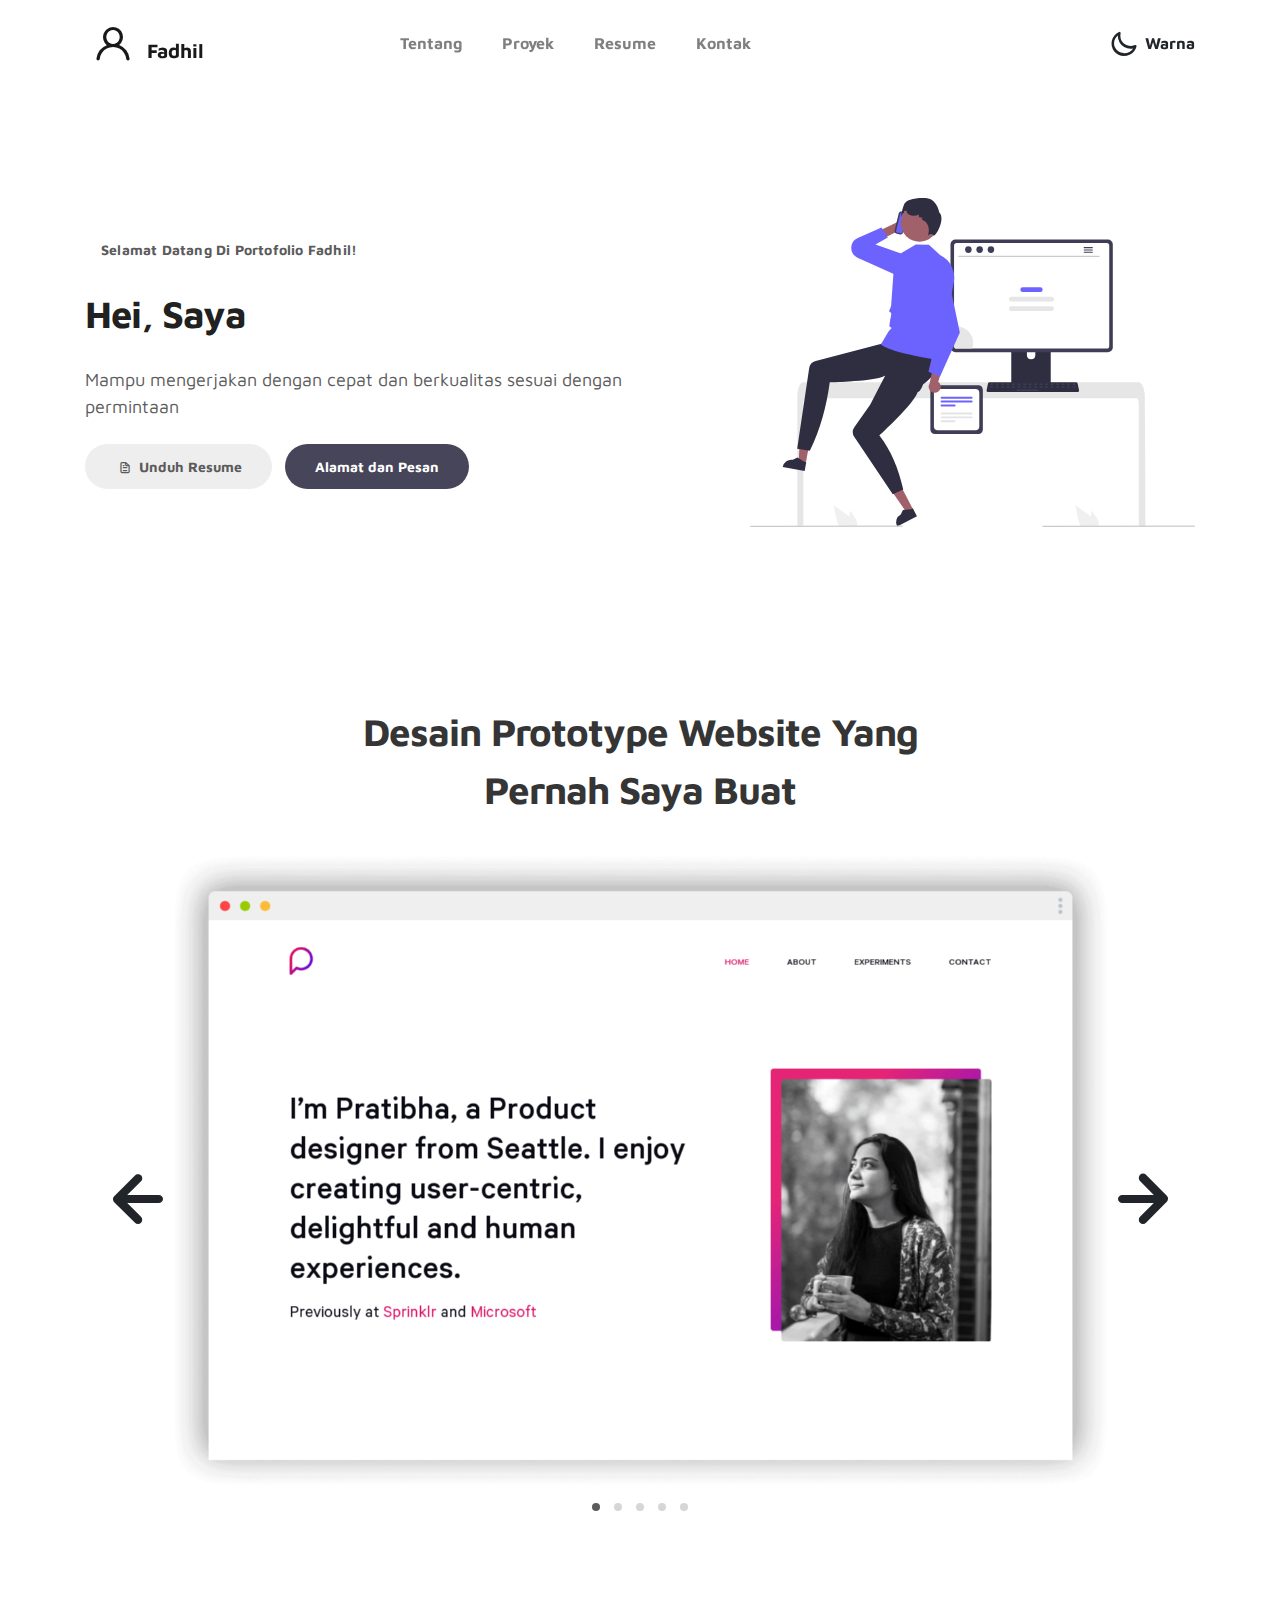
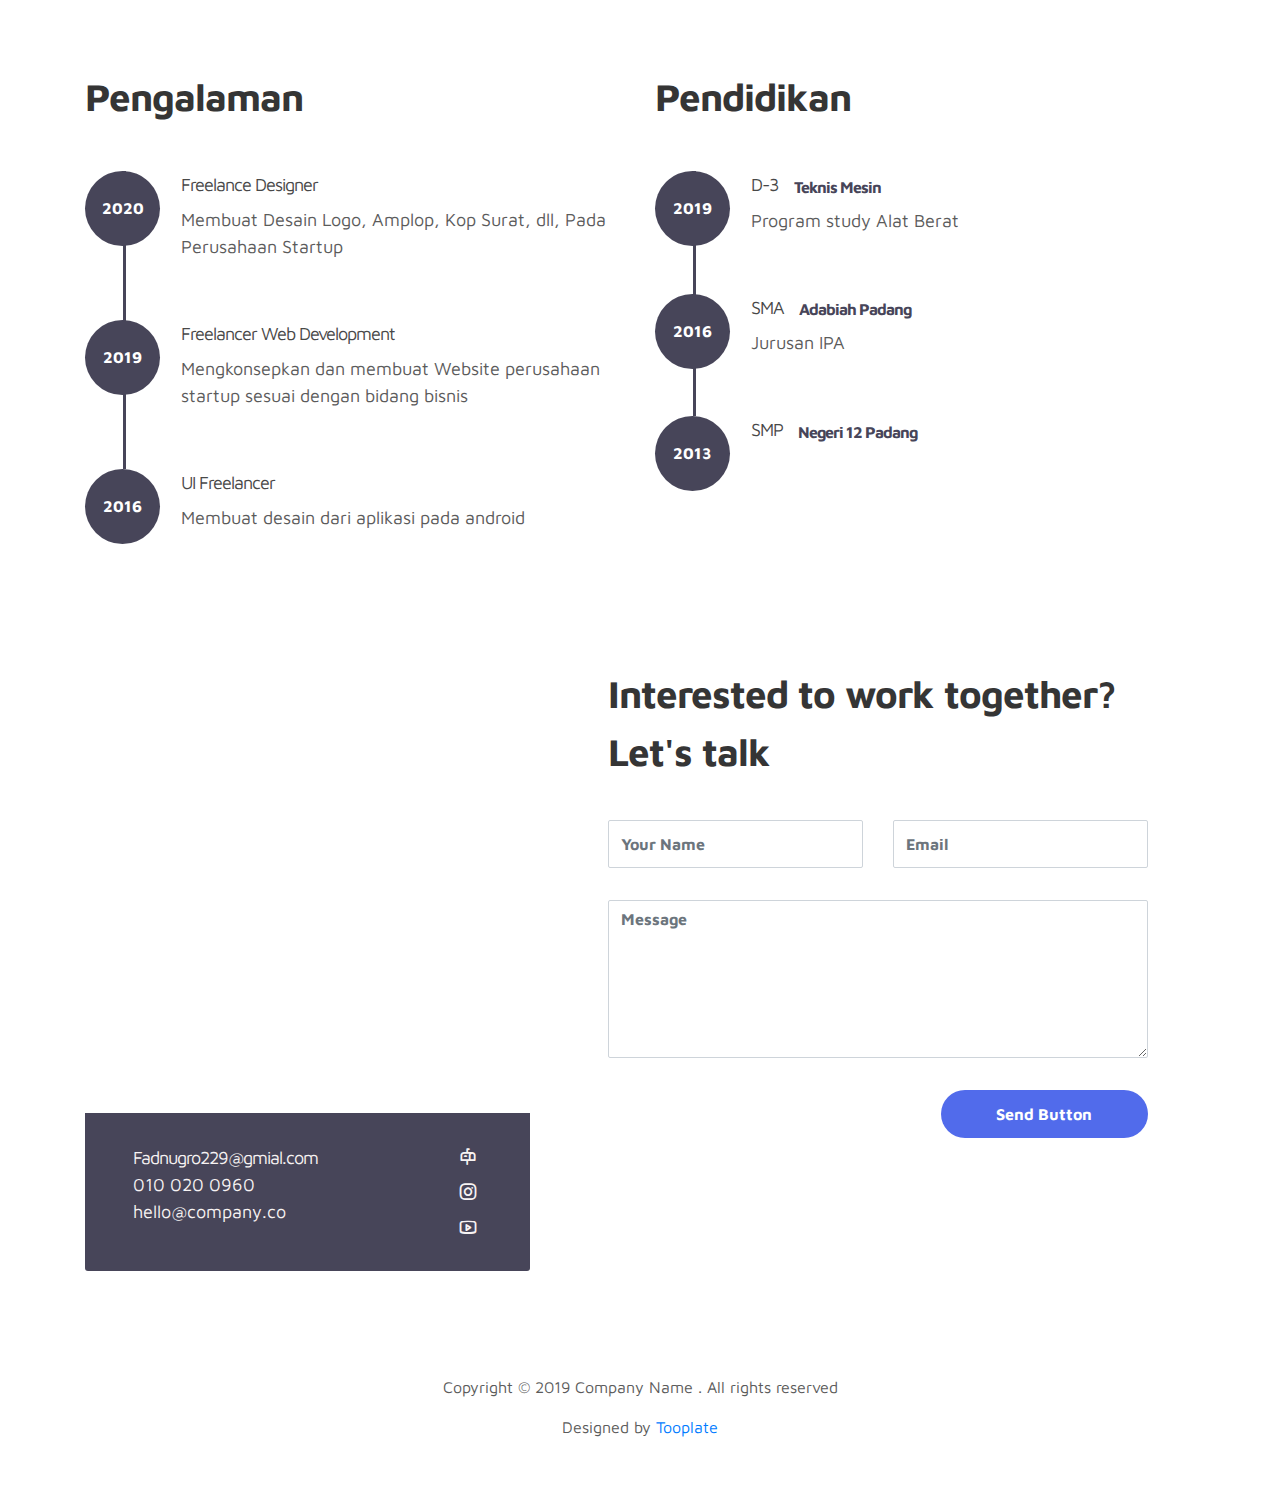
<file: index.html>
<!doctype html>
<html lang="en">
  <head>
    <meta charset="utf-8">
    <meta name="viewport" content="width=device-width, initial-scale=1, shrink-to-fit=no">
    <meta name="description" content="">
    <meta name="author" content="">

    <title>MFN | PORTOFOLIO</title>

    <link rel="stylesheet" href="css/bootstrap.min.css">
    <link rel="stylesheet" href="css/unicons.css">
    <link rel="stylesheet" href="css/owl.carousel.min.css">
    <link rel="stylesheet" href="css/owl.theme.default.min.css">

    <!-- MAIN STYLE -->
    <link rel="stylesheet" href="css/tooplate-style.css">
    
<!--

Tooplate 2115 Marvel

https://www.tooplate.com/view/2115-marvel

-->
  </head>
  <body>

    <!-- MENU -->
    <nav class="navbar navbar-expand-sm navbar-light">
        <div class="container">
            <a class="navbar-brand" href="index.html"><i class='uil uil-user'></i> Fadhil</a>

            <button class="navbar-toggler" type="button" data-toggle="collapse" data-target="#navbarNav" aria-controls="navbarNav" aria-expanded="false"
                aria-label="Toggle navigation">
                <span class="navbar-toggler-icon"></span>
                <span class="navbar-toggler-icon"></span>
                <span class="navbar-toggler-icon"></span>
            </button>

            <div class="collapse navbar-collapse" id="navbarNav">
                <ul class="navbar-nav mx-auto">
                    <li class="nav-item">
                        <a href="#about" class="nav-link"><span data-hover="Tentang">Tentang</span></a>
                    </li>
                    <li class="nav-item">
                        <a href="#project" class="nav-link"><span data-hover="Proyek">Proyek</span></a>
                    </li>
                    <li class="nav-item">
                        <a href="#resume" class="nav-link"><span data-hover="Resume">Resume</span></a>
                    </li>
                    <li class="nav-item">
                        <a href="#contact" class="nav-link"><span data-hover="Kontak">Kontak</span></a>
                    </li>
                </ul>

                <ul class="navbar-nav ml-lg-auto">
                    <div class="ml-lg-4">
                      <div class="color-mode d-lg-flex justify-content-center align-items-center">
                        <i class="color-mode-icon"></i>
                        Warna
                      </div>
                    </div>
                </ul>
            </div>
        </div>
    </nav>

    <!-- TENTANG -->
    <section class="about full-screen d-lg-flex justify-content-center align-items-center" id="about">
        <div class="container">
            <div class="row">
                
                <div class="col-lg-7 col-md-12 col-12 d-flex align-items-center">
                    <div class="about-text">
                        <small class="small-text">Selamat Datang <span class="mobile-block">Di Portofolio Fadhil!</span></small>
                        <h1 class="animated animated-text">
                            <span class="mr-2">Hei, Saya</span>
                                <div class="animated-info">
                                    <span class="animated-item">Fadhil</span>
                                    <span class="animated-item">Web Development</span>
                                    <span class="animated-item">Web Design</span>
                                </div>
                        </h1>

                        <p>Mampu mengerjakan dengan cepat dan berkualitas sesuai dengan permintaan</p>
                        
                        <div class="custom-btn-group mt-4">
                          <a href="doc/MFN.pdf" target='_blank' class="btn mr-lg-2 custom-btn"><i class='uil uil-file-alt'></i> Unduh Resume</a>
                          <a href="#contact" class="btn custom-btn custom-btn-bg custom-btn-link">Alamat dan Pesan</a>
                        </div>
                    </div>
                </div>

                <div class="col-lg-5 col-md-12 col-12">
                    <div class="about-image svg">
                        <img src="images/undraw/undraw_on_the_office_re_cxds.svg" class="img-fluid" alt="svg image">
                    </div>
                </div>

            </div>
        </div>
    </section>

    <!-- PROJEK -->
    <section class="project py-5" id="project">
        <div class="container">
                
                <div class="row">
                  <div class="col-lg-11 text-center mx-auto col-12">

                      <div class="col-lg-8 mx-auto">
                        <h2>Desain Prototype Website Yang Pernah Saya Buat</h2>
                      </div>

                      <div class="owl-carousel owl-theme">
                        <div class="item">
                          <div class="project-info">
                            <img src="images/project/project-image01.png" class="img-fluid" alt="project image">
                          </div>
                        </div>

                        <div class="item">
                          <div class="project-info">
                            <img src="images/project/project-image02.png" class="img-fluid" alt="project image">
                          </div>
                        </div>

                        <div class="item">
                          <div class="project-info">
                            <img src="images/project/project-image03.png" class="img-fluid" alt="project image">
                          </div>
                        </div>

                        <div class="item">
                          <div class="project-info">
                            <img src="images/project/project-image04.png" class="img-fluid" alt="project image">
                          </div>
                        </div>

                        <div class="item">
                          <div class="project-info">
                            <img src="images/project/project-image05.png" class="img-fluid" alt="project image">
                          </div>
                        </div>
                      </div>

                  </div>
                </div>
        </div>
    </section>

    <!-- FEATURES -->
    <section class="resume py-5 d-lg-flex justify-content-center align-items-center" id="resume">
        <div class="container">
            <div class="row">

                <div class="col-lg-6 col-12">
                  <h2 class="mb-4">Pengalaman</h2>

                    <div class="timeline">
                        <div class="timeline-wrapper">
                             <div class="timeline-yr">
                                  <span>2020</span>
                             </div>
                             <div class="timeline-info">
                                  <h3><span>Freelance Designer</span><small></small></h3>
                                  <p>Membuat Desain Logo, Amplop, Kop Surat, dll, Pada Perusahaan Startup</p>
                             </div>
                        </div>

                        <div class="timeline-wrapper">
                            <div class="timeline-yr">
                                <span>2019</span>
                            </div>
                            <div class="timeline-info">
                                <h3><span>Freelancer Web Development</span><small></small></h3>
                                <p>Mengkonsepkan dan membuat Website perusahaan startup sesuai dengan bidang bisnis</p>
                            </div>
                        </div>

                        <div class="timeline-wrapper">
                            <div class="timeline-yr">
                                <span>2016</span>
                            </div>
                            <div class="timeline-info">
                                <h3><span>UI Freelancer</h3>
                                <p>Membuat desain dari aplikasi pada android</p>
                            </div>
                        </div>

                    </div>
                </div>

                <div class="col-lg-6 col-12">
                  <h2 class="mb-4 mobile-mt-2">Pendidikan</h2>

                    <div class="timeline">
                        <div class="timeline-wrapper">
                             <div class="timeline-yr">
                                  <span>2019</span>
                             </div>
                             <div class="timeline-info">
                                  <h3><span>D-3</span><small>Teknis Mesin</small></h3>
                                  <p>Program study Alat Berat</p>
                             </div>
                        </div>

                        <div class="timeline-wrapper">
                            <div class="timeline-yr">
                                <span>2016</span>
                            </div>
                            <div class="timeline-info">
                                <h3><span>SMA</span><small>Adabiah Padang</small></h3>
                                <p>Jurusan IPA</p>
                            </div>
                        </div>
                        
                        <div class="timeline-wrapper">
                            <div class="timeline-yr">
                                <span>2013</span>
                            </div>
                            <div class="timeline-info">
                                <h3><span>SMP</span><small>Negeri 12 Padang</small></h3>
                                <p></p>
                            </div>
                        </div>

                    </div>
                </div>
                
            </div>
        </div>
    </section>

    <!-- CONTACT -->
    <section class="contact py-5" id="contact">
      <div class="container">
        <div class="row">
          
          <div class="col-lg-5 mr-lg-5 col-12">
            <div class="google-map w-100">
              <iframe src="https://www.google.com/maps/embed?pb=!1m18!1m12!1m3!1d253840.65295200603!2d106.68942863930062!3d-6.229386696738042!2m3!1f0!2f0!3f0!3m2!1i1024!2i768!4f13.1!3m3!1m2!1s0x2e69f3e945e34b9d%3A0x5371bf0fdad786a2!2sJakarta!5e0!3m2!1sen!2sid!4v1639300350405!5m2!1sen!2sid" width="600" height="450" style="border:0;" allowfullscreen="" loading="lazy"></iframe>
            </div>

            <div class="contact-info d-flex justify-content-between align-items-center py-4 px-lg-5">
                <div class="contact-info-item">
                  <h3 class="mb-0 text-white"><a href="#">Fadnugro229@gmial.com</a></h3>
                  <p class="footer-text mb-0">010 020 0960</p>
                  <p><a href="mailto:hello@company.co">hello@company.co</a></p>
                </div>

                <ul class="social-links">
                     <li><a href="#" class="uil uil-mailbox" data-toggle="tooltip" data-placement="left" title="Dribbble"></a></li>
                     <li><a href="#" class="uil uil-instagram" data-toggle="tooltip" data-placement="left" title="Instagram"></a></li>
                     <li><a href="#" class="uil uil-youtube" data-toggle="tooltip" data-placement="left" title="Youtube"></a></li>
                </ul>
            </div>
          </div>

          <div class="col-lg-6 col-12">
            <div class="contact-form">
              <h2 class="mb-4">Interested to work together? Let's talk</h2>

              <form action="" method="get">
                <div class="row">
                  <div class="col-lg-6 col-12">
                    <input type="text" class="form-control" name="name" placeholder="Your Name" id="name">
                  </div>

                  <div class="col-lg-6 col-12">
                    <input type="email" class="form-control" name="email" placeholder="Email" id="email">
                  </div>

                  <div class="col-12">
                    <textarea name="message" rows="6" class="form-control" id="message" placeholder="Message"></textarea>
                  </div>

                  <div class="ml-lg-auto col-lg-5 col-12">
                    <input type="submit" class="form-control submit-btn" value="Send Button">
                  </div>
                </div>
              </form>
            </div>
          </div>

        </div>
      </div>
    </section>

    <!-- FOOTER -->
     <footer class="footer py-5">
          <div class="container">
               <div class="row">

                    <div class="col-lg-12 col-12">                                
                        <p class="copyright-text text-center">Copyright &copy; 2019 Company Name . All rights reserved</p>
                        <p class="copyright-text text-center">Designed by <a rel="nofollow" href="https://www.facebook.com/tooplate">Tooplate</a></p>
                    </div>
                    
               </div>
          </div>
     </footer>

    <script src="js/jquery-3.3.1.min.js"></script>
    <script src="js/popper.min.js"></script>
    <script src="js/bootstrap.min.js"></script>
    <script src="js/Headroom.js"></script>
    <script src="js/jQuery.headroom.js"></script>
    <script src="js/owl.carousel.min.js"></script>
    <script src="js/smoothscroll.js"></script>
    <script src="js/custom.js"></script>

  </body>
</html>
</file>
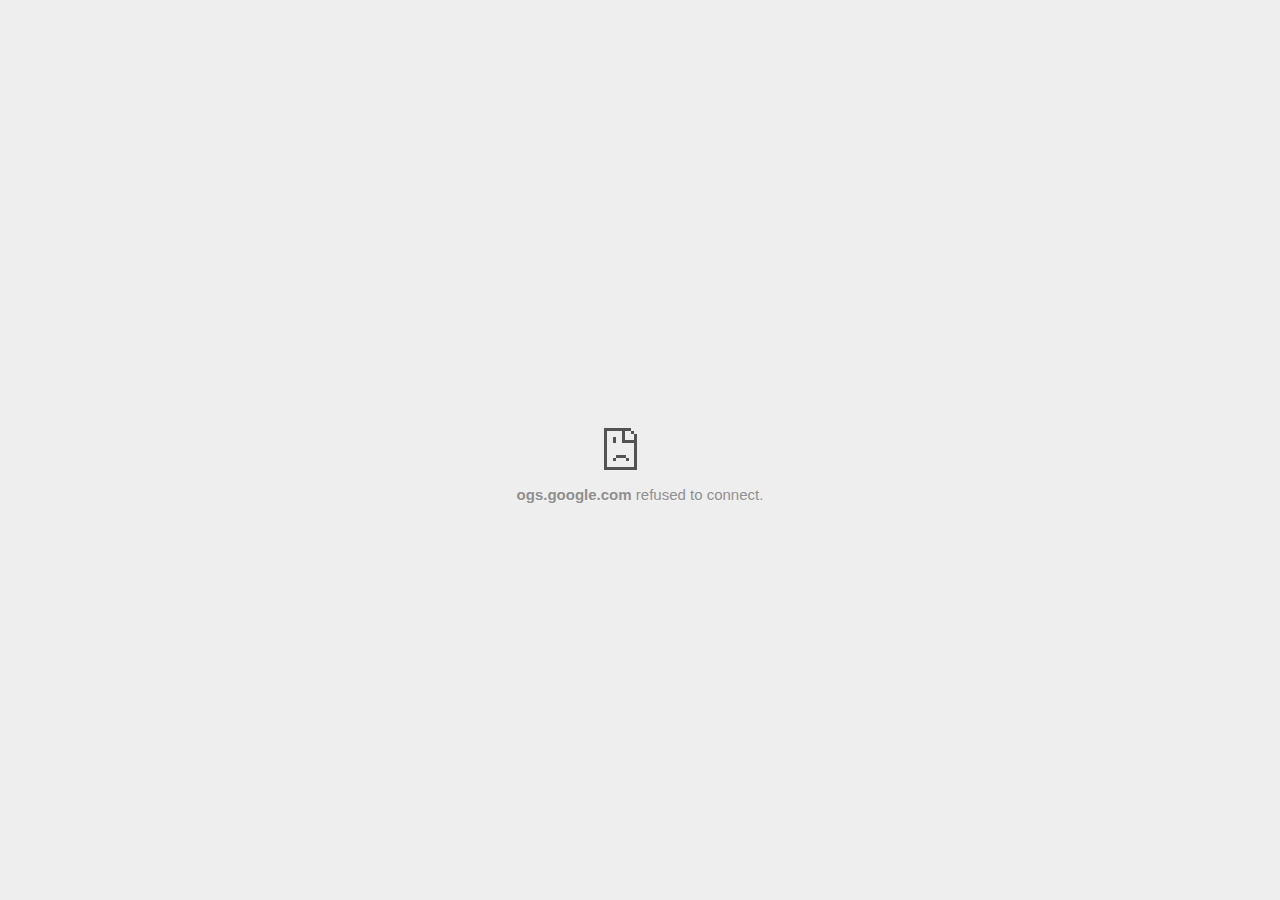
<file: doc/Kotak Masuk (2.519) - fadnugro229@gmail.com - Gmail_files/app(1).html>
<!DOCTYPE html>
<!-- saved from url=(0029)chrome-error://chromewebdata/ -->
<html dir="ltr" lang="en" subframe=""><head><meta http-equiv="Content-Type" content="text/html; charset=UTF-8">
  
  <meta name="color-scheme" content="light dark">
  <meta name="theme-color" content="#fff">
  <meta name="viewport" content="width=device-width, initial-scale=1.0,
                                 maximum-scale=1.0, user-scalable=no">
  <title>ogs.google.com</title>
  <style>/* Copyright 2017 The Chromium Authors. All rights reserved.
 * Use of this source code is governed by a BSD-style license that can be
 * found in the LICENSE file. */

a {
  color: var(--link-color);
}

body {
  --background-color: #fff;
  --error-code-color: var(--google-gray-700);
  --google-blue-100: rgb(210, 227, 252);
  --google-blue-300: rgb(138, 180, 248);
  --google-blue-600: rgb(26, 115, 232);
  --google-blue-700: rgb(25, 103, 210);
  --google-gray-100: rgb(241, 243, 244);
  --google-gray-300: rgb(218, 220, 224);
  --google-gray-500: rgb(154, 160, 166);
  --google-gray-50: rgb(248, 249, 250);
  --google-gray-600: rgb(128, 134, 139);
  --google-gray-700: rgb(95, 99, 104);
  --google-gray-800: rgb(60, 64, 67);
  --google-gray-900: rgb(32, 33, 36);
  --heading-color: var(--google-gray-900);
  --link-color: rgb(88, 88, 88);
  --popup-container-background-color: rgba(0,0,0,.65);
  --primary-button-fill-color-active: var(--google-blue-700);
  --primary-button-fill-color: var(--google-blue-600);
  --primary-button-text-color: #fff;
  --quiet-background-color: rgb(247, 247, 247);
  --secondary-button-border-color: var(--google-gray-500);
  --secondary-button-fill-color: #fff;
  --secondary-button-hover-border-color: var(--google-gray-600);
  --secondary-button-hover-fill-color: var(--google-gray-50);
  --secondary-button-text-color: var(--google-gray-700);
  --small-link-color: var(--google-gray-700);
  --text-color: var(--google-gray-700);
  background: var(--background-color);
  color: var(--text-color);
  word-wrap: break-word;
}

.nav-wrapper .secondary-button {
  background: var(--secondary-button-fill-color);
  border: 1px solid var(--secondary-button-border-color);
  color: var(--secondary-button-text-color);
  float: none;
  margin: 0;
  padding: 8px 16px;
}

.hidden {
  display: none;
}

html {
  -webkit-text-size-adjust: 100%;
  font-size: 125%;
}

.icon {
  background-repeat: no-repeat;
  background-size: 100%;
}

@media (prefers-color-scheme: dark) {
  body {
    --background-color: var(--google-gray-900);
    --error-code-color: var(--google-gray-500);
    --heading-color: var(--google-gray-500);
    --link-color: var(--google-blue-300);
    --primary-button-fill-color-active: rgb(129, 162, 208);
    --primary-button-fill-color: var(--google-blue-300);
    --primary-button-text-color: var(--google-gray-900);
    --quiet-background-color: var(--background-color);
    --secondary-button-border-color: var(--google-gray-700);
    --secondary-button-fill-color: var(--google-gray-900);
    --secondary-button-hover-fill-color: rgb(48, 51, 57);
    --secondary-button-text-color: var(--google-blue-300);
    --small-link-color: var(--google-blue-300);
    --text-color: var(--google-gray-500);
  }
}
</style>
  <style>/* Copyright 2014 The Chromium Authors. All rights reserved.
   Use of this source code is governed by a BSD-style license that can be
   found in the LICENSE file. */

button {
  border: 0;
  border-radius: 4px;
  box-sizing: border-box;
  color: var(--primary-button-text-color);
  cursor: pointer;
  float: right;
  font-size: .875em;
  margin: 0;
  padding: 8px 16px;
  transition: box-shadow 150ms cubic-bezier(0.4, 0, 0.2, 1);
  user-select: none;
}

[dir='rtl'] button {
  float: left;
}

.bad-clock button,
.captive-portal button,
.https-only button,
.insecure-form button,
.lookalike-url button,
.main-frame-blocked button,
.neterror button,
.pdf button,
.ssl button,
.safe-browsing-billing button {
  background: var(--primary-button-fill-color);
}

button:active {
  background: var(--primary-button-fill-color-active);
  outline: 0;
}

#debugging {
  display: inline;
  overflow: auto;
}

.debugging-content {
  line-height: 1em;
  margin-bottom: 0;
  margin-top: 1em;
}

.debugging-content-fixed-width {
  display: block;
  font-family: monospace;
  font-size: 1.2em;
  margin-top: 0.5em;
}

.debugging-title {
  font-weight: bold;
}

#details {
  margin: 0 0 50px;
}

#details p:not(:first-of-type) {
  margin-top: 20px;
}

.secondary-button:active {
  border-color: white;
  box-shadow: 0 1px 2px 0 rgba(60, 64, 67, .3),
      0 2px 6px 2px rgba(60, 64, 67, .15);
}

.secondary-button:hover {
  background: var(--secondary-button-hover-fill-color);
  border-color: var(--secondary-button-hover-border-color);
  text-decoration: none;
}

.error-code {
  color: var(--error-code-color);
  font-size: .8em;
  margin-top: 12px;
  text-transform: uppercase;
}

#error-debugging-info {
  font-size: 0.8em;
}

h1 {
  color: var(--heading-color);
  font-size: 1.6em;
  font-weight: normal;
  line-height: 1.25em;
  margin-bottom: 16px;
}

h2 {
  font-size: 1.2em;
  font-weight: normal;
}

.icon {
  height: 72px;
  margin: 0 0 40px;
  width: 72px;
}

input[type=checkbox] {
  opacity: 0;
}

input[type=checkbox]:focus ~ .checkbox::after {
  outline: -webkit-focus-ring-color auto 5px;
}

.interstitial-wrapper {
  box-sizing: border-box;
  font-size: 1em;
  line-height: 1.6em;
  margin: 14vh auto 0;
  max-width: 600px;
  width: 100%;
}

#main-message > p {
  display: inline;
}

#extended-reporting-opt-in {
  font-size: .875em;
  margin-top: 32px;
}

#extended-reporting-opt-in label {
  display: grid;
  grid-template-columns: 1.8em 1fr;
  position: relative;
}

#enhanced-protection-message {
  border-radius: 4px;
  font-size: 1em;
  margin-top: 32px;
  padding: 10px 5px;
}

#enhanced-protection-message label {
  display: grid;
  grid-template-columns: 2.5em 1fr;
  position: relative;
}

#enhanced-protection-message div {
  margin: 0.5em;
}

#enhanced-protection-message .icon {
  height: 1.5em;
  vertical-align: middle;
  width: 1.5em;
}

.nav-wrapper {
  margin-top: 51px;
}

.nav-wrapper::after {
  clear: both;
  content: '';
  display: table;
  width: 100%;
}

.small-link {
  color: var(--small-link-color);
  font-size: .875em;
}

.checkboxes {
  flex: 0 0 24px;
}

.checkbox {
  --padding: .9em;
  background: transparent;
  display: block;
  height: 1em;
  left: -1em;
  padding-inline-start: var(--padding);
  position: absolute;
  right: 0;
  top: -.5em;
  width: 1em;
}

.checkbox::after {
  border: 1px solid white;
  border-radius: 2px;
  content: '';
  height: 1em;
  left: var(--padding);
  position: absolute;
  top: var(--padding);
  width: 1em;
}

.checkbox::before {
  background: transparent;
  border: 2px solid white;
  border-inline-end-width: 0;
  border-top-width: 0;
  content: '';
  height: .2em;
  left: calc(.3em + var(--padding));
  opacity: 0;
  position: absolute;
  top: calc(.3em  + var(--padding));
  transform: rotate(-45deg);
  width: .5em;
}

input[type=checkbox]:checked ~ .checkbox::before {
  opacity: 1;
}

#recurrent-error-message {
  background: #ededed;
  border-radius: 4px;
  margin-bottom: 16px;
  margin-top: 12px;
  padding: 12px 16px;
}

.showing-recurrent-error-message #extended-reporting-opt-in {
  margin-top: 16px;
}

.showing-recurrent-error-message #enhanced-protection-message {
  margin-top: 16px;
}

@media (max-width: 700px) {
  .interstitial-wrapper {
    padding: 0 10%;
  }

  #error-debugging-info {
    overflow: auto;
  }
}

@media (max-width: 420px) {
  button,
  [dir='rtl'] button,
  .small-link {
    float: none;
    font-size: .825em;
    font-weight: 500;
    margin: 0;
    width: 100%;
  }

  button {
    padding: 16px 24px;
  }

  #details {
    margin: 20px 0 20px 0;
  }

  #details p:not(:first-of-type) {
    margin-top: 10px;
  }

  .secondary-button:not(.hidden) {
    display: block;
    margin-top: 20px;
    text-align: center;
    width: 100%;
  }

  .interstitial-wrapper {
    padding: 0 5%;
  }

  #extended-reporting-opt-in {
    margin-top: 24px;
  }

  #enhanced-protection-message {
    margin-top: 24px;
  }

  .nav-wrapper {
    margin-top: 30px;
  }
}

/**
 * Mobile specific styling.
 * Navigation buttons are anchored to the bottom of the screen.
 * Details message replaces the top content in its own scrollable area.
 */

@media (max-width: 420px) {
  .nav-wrapper .secondary-button {
    border: 0;
    margin: 16px 0 0;
    margin-inline-end: 0;
    padding-bottom: 16px;
    padding-top: 16px;
  }
}

/* Fixed nav. */
@media (min-width: 240px) and (max-width: 420px) and
       (min-height: 401px),
       (min-width: 421px) and (min-height: 240px) and
       (max-height: 560px) {
  body .nav-wrapper {
    background: var(--background-color);
    bottom: 0;
    box-shadow: 0 -12px 24px var(--background-color);
    left: 0;
    margin: 0 auto;
    max-width: 736px;
    padding-inline-end: 24px;
    padding-inline-start: 24px;
    position: fixed;
    right: 0;
    width: 100%;
    z-index: 2;
  }

  .interstitial-wrapper {
    max-width: 736px;
  }

  #details,
  #main-content {
    padding-bottom: 40px;
  }

  #details {
    padding-top: 5.5vh;
  }

  button.small-link {
    color: var(--google-blue-600);
  }
}

@media (max-width: 420px) and (orientation: portrait),
       (max-height: 560px) {
  body {
    margin: 0 auto;
  }

  button,
  [dir='rtl'] button,
  button.small-link,
  .nav-wrapper .secondary-button {
    font-family: Roboto-Regular,Helvetica;
    font-size: .933em;
    margin: 6px 0;
    transform: translatez(0);
  }

  .nav-wrapper {
    box-sizing: border-box;
    padding-bottom: 8px;
    width: 100%;
  }

  #details {
    box-sizing: border-box;
    height: auto;
    margin: 0;
    opacity: 1;
    transition: opacity 250ms cubic-bezier(0.4, 0, 0.2, 1);
  }

  #details.hidden,
  #main-content.hidden {
    height: 0;
    opacity: 0;
    overflow: hidden;
    padding-bottom: 0;
    transition: none;
  }

  h1 {
    font-size: 1.5em;
    margin-bottom: 8px;
  }

  .icon {
    margin-bottom: 5.69vh;
  }

  .interstitial-wrapper {
    box-sizing: border-box;
    margin: 7vh auto 12px;
    padding: 0 24px;
    position: relative;
  }

  .interstitial-wrapper p {
    font-size: .95em;
    line-height: 1.61em;
    margin-top: 8px;
  }

  #main-content {
    margin: 0;
    transition: opacity 100ms cubic-bezier(0.4, 0, 0.2, 1);
  }

  .small-link {
    border: 0;
  }

  .suggested-left > #control-buttons,
  .suggested-right > #control-buttons {
    float: none;
    margin: 0;
  }
}

@media (min-width: 421px) and (min-height: 500px) and (max-height: 560px) {
  .interstitial-wrapper {
    margin-top: 10vh;
  }
}

@media (min-height: 400px) and (orientation:portrait) {
  .interstitial-wrapper {
    margin-bottom: 145px;
  }
}

@media (min-height: 299px) {
  .nav-wrapper {
    padding-bottom: 16px;
  }
}

@media (max-height: 560px) and (min-height: 240px) and (orientation:landscape) {
  .extended-reporting-has-checkbox #details {
    padding-bottom: 80px;
  }
}

@media (min-height: 500px) and (max-height: 650px) and (max-width: 414px) and
       (orientation: portrait) {
  .interstitial-wrapper {
    margin-top: 7vh;
  }
}

@media (min-height: 650px) and (max-width: 414px) and (orientation: portrait) {
  .interstitial-wrapper {
    margin-top: 10vh;
  }
}

/* Small mobile screens. No fixed nav. */
@media (max-height: 400px) and (orientation: portrait),
       (max-height: 239px) and (orientation: landscape),
       (max-width: 419px) and (max-height: 399px) {
  .interstitial-wrapper {
    display: flex;
    flex-direction: column;
    margin-bottom: 0;
  }

  #details {
    flex: 1 1 auto;
    order: 0;
  }

  #main-content {
    flex: 1 1 auto;
    order: 0;
  }

  .nav-wrapper {
    flex: 0 1 auto;
    margin-top: 8px;
    order: 1;
    padding-inline-end: 0;
    padding-inline-start: 0;
    position: relative;
    width: 100%;
  }

  button,
  .nav-wrapper .secondary-button {
    padding: 16px 24px;
  }

  button.small-link {
    color: var(--google-blue-600);
  }
}

@media (max-width: 239px) and (orientation: portrait) {
  .nav-wrapper {
    padding-inline-end: 0;
    padding-inline-start: 0;
  }
}
</style>
  <style>/* Copyright 2013 The Chromium Authors. All rights reserved.
 * Use of this source code is governed by a BSD-style license that can be
 * found in the LICENSE file. */

/* Don't use the main frame div when the error is in a subframe. */
html[subframe] #main-frame-error {
  display: none;
}

/* Don't use the subframe error div when the error is in a main frame. */
html:not([subframe]) #sub-frame-error {
  display: none;
}

h1 {
  margin-top: 0;
  word-wrap: break-word;
}

h1 span {
  font-weight: 500;
}

a {
  text-decoration: none;
}

.icon {
  -webkit-user-select: none;
  display: inline-block;
}

.icon-generic {
  /* Can't access chrome://theme/IDR_ERROR_NETWORK_GENERIC from an untrusted
   * renderer process, so embed the resource manually. */
  content: -webkit-image-set(
      url([data-uri]) 1x,
      url([data-uri]) 2x);
}

.icon-offline {
  content: -webkit-image-set(
      url([data-uri]) 1x,
      url([data-uri]) 2x);
  position: relative;
}

.icon-disabled {
  content: -webkit-image-set(
      url([data-uri]) 1x,
      url([data-uri]) 2x);
  width: 112px;
}

.hidden {
  display: none;
}

#suggestions-list a {
  color: var(--google-blue-600);
}

#suggestions-list p {
  margin-block-end: 0;
}

#suggestions-list ul {
  margin-top: 0;
}

.single-suggestion {
  list-style-type: none;
  padding-inline-start: 0;
}

#error-information-button {
  content: url([data-uri]);
  height: 24px;
  vertical-align: -.15em;
  width: 24px;
}

.use-popup-container#error-information-popup-container
  #error-information-popup {
  align-items: center;
  background-color: var(--popup-container-background-color);
  display: flex;
  height: 100%;
  left: 0;
  position: fixed;
  top: 0;
  width: 100%;
  z-index: 100;
}

.use-popup-container#error-information-popup-container
  #error-information-popup-content > p {
  margin-bottom: 11px;
  margin-inline-start: 20px;
}

.use-popup-container#error-information-popup-container #suggestions-list ul {
  margin-inline-start: 15px;
}

.use-popup-container#error-information-popup-container
  #error-information-popup-box {
  background-color: var(--background-color);
  left: 5%;
  padding-bottom: 15px;
  padding-top: 15px;
  position: fixed;
  width: 90%;
  z-index: 101;
}

.use-popup-container#error-information-popup-container div.error-code {
  margin-inline-start: 20px;
}

.use-popup-container#error-information-popup-container #suggestions-list p {
  margin-inline-start: 20px;
}

:not(.use-popup-container)#error-information-popup-container
  #error-information-popup-close {
  display: none;
}

#error-information-popup-close {
  margin-bottom: 0;
  margin-inline-end: 35px;
  margin-top: 15px;
  text-align: end;
}

.link-button {
  color: rgb(66, 133, 244);
  display: inline-block;
  font-weight: bold;
  text-transform: uppercase;
}

#sub-frame-error-details {

  color: #8F8F8F;

  /* Not done on mobile for performance reasons. */
  text-shadow: 0 1px 0 rgba(255,255,255,0.3);

}

[jscontent=hostName],
[jscontent=failedUrl] {
  overflow-wrap: break-word;
}

.secondary-button {
  background: #d9d9d9;
  color: #696969;
  margin-inline-end: 16px;
}

.snackbar {
  background: #323232;
  border-radius: 2px;
  bottom: 24px;
  box-sizing: border-box;
  color: #fff;
  font-size: .87em;
  left: 24px;
  max-width: 568px;
  min-width: 288px;
  opacity: 0;
  padding: 16px 24px 12px;
  position: fixed;
  transform: translateY(90px);
  will-change: opacity, transform;
  z-index: 999;
}

.snackbar-show {
  -webkit-animation:
    show-snackbar 250ms cubic-bezier(0, 0, 0.2, 1) forwards,
    hide-snackbar 250ms cubic-bezier(0.4, 0, 1, 1) forwards 5s;
}

@-webkit-keyframes show-snackbar {
  100% {
    opacity: 1;
    transform: translateY(0);
  }
}

@-webkit-keyframes hide-snackbar {
  0% {
    opacity: 1;
    transform: translateY(0);
  }
  100% {
    opacity: 0;
    transform: translateY(90px);
  }
}

.suggestions {
  margin-top: 18px;
}

.suggestion-header {
  font-weight: bold;
  margin-bottom: 4px;
}

.suggestion-body {
  color: #777;
}

/* Decrease padding at low sizes. */
@media (max-width: 640px), (max-height: 640px) {
  h1 {
    margin: 0 0 15px;
  }
  .suggestions {
    margin-top: 10px;
  }
  .suggestion-header {
    margin-bottom: 0;
  }
}

#download-link,
#download-link-clicked {
  margin-bottom: 30px;
  margin-top: 30px;
}

#download-link-clicked {
  color: #BBB;
}

#download-link::before,
#download-link-clicked::before {
  content: url([data-uri]);
  display: inline-block;
  margin-inline-end: 4px;
  vertical-align: -webkit-baseline-middle;
}

#download-link-clicked::before {
  opacity: 0;
  width: 0;
}

#offline-content-list-visibility-card {
  border: 1px solid white;
  border-radius: 8px;
  display: flex;
  font-size: .8em;
  justify-content: space-between;
  line-height: 1;
}

#offline-content-list.list-hidden #offline-content-list-visibility-card {
  border-color: rgb(218, 220, 224);
}

#offline-content-list-visibility-card > div {
  padding: 1em;
}

#offline-content-list-title {
  color: var(--google-gray-700);
}

#offline-content-list-show-text,
#offline-content-list-hide-text {
  color: rgb(66, 133, 244);
}

/* Hides the "hide" text div when the offline content list is collapsed/hidden
 * and, alternatively, hides the "show" text div when the offline content list
 * is expanded/shown.
 */
#offline-content-list.list-hidden #offline-content-list-hide-text,
#offline-content-list:not(.list-hidden) #offline-content-list-show-text {
  display: none;
}

/* Controls the animation of the offline content list when it is expanded/shown.
 */
#offline-content-suggestions {
  /* Max-height has to be set for the height animation to work. The chosen value
   * is a little greater than the maximum height the list will have, when all
   * suggestions have images, so that it is never clamped. This makes so that
   * when the actual height is smaller then the animation is not as smooth.
   */
  max-height: 27em;
  transition: max-height 200ms ease-in, visibility 0s 200ms,
              opacity 200ms 200ms linear;
}

/* Controls the animation of the offline content list when it is
 * collapsed/hidden.
 */
#offline-content-list.list-hidden #offline-content-suggestions {
  max-height: 0;
  opacity: 0;
  transition: opacity 200ms linear, visibility 0s 200ms,
              max-height 200ms 200ms ease-out;
  visibility: hidden;
}

#offline-content-list {
  margin-inline-start: -5%;
  width: 110%;
}

/* The selectors below adjust the "overflow" of the suggestion cards contents
 * based on the same screen size based strategy used for the main frame, which
 * is applied by the `interstitial-wrapper` class. */
@media (max-width: 420px)  {
  #offline-content-list {
    margin-inline-start: -2.5%;
    width: 105%;
  }
}
@media (max-width: 420px) and (orientation: portrait),
       (max-height: 560px) {
  #offline-content-list {
    margin-inline-start: -12px;
    width: calc(100% + 24px);
  }
}

.suggestion-with-image .offline-content-suggestion-thumbnail {
  flex-basis: 8.2em;
  flex-shrink: 0;
}

.suggestion-with-image .offline-content-suggestion-thumbnail > img {
  height: 100%;
  width: 100%;
}

.suggestion-with-image #offline-content-list:not(.is-rtl)
.offline-content-suggestion-thumbnail > img {
  border-bottom-right-radius: 7px;
  border-top-right-radius: 7px;
}

.suggestion-with-image #offline-content-list.is-rtl
.offline-content-suggestion-thumbnail > img {
  border-bottom-left-radius: 7px;
  border-top-left-radius: 7px;
}

.suggestion-with-icon .offline-content-suggestion-thumbnail {
  align-items: center;
  display: flex;
  justify-content: center;
  min-height: 4.2em;
  min-width: 4.2em;
}

.suggestion-with-icon .offline-content-suggestion-thumbnail > div {
  align-items: center;
  background-color: rgb(241, 243, 244);
  border-radius: 50%;
  display: flex;
  height: 2.3em;
  justify-content: center;
  width: 2.3em;
}

.suggestion-with-icon .offline-content-suggestion-thumbnail > div > img {
  height: 1.45em;
  width: 1.45em;
}

.offline-content-suggestion-favicon {
  height: 1em;
  margin-inline-end: 0.4em;
  width: 1.4em;
}

.offline-content-suggestion-favicon > img {
  height: 1.4em;
  width: 1.4em;
}

.no-favicon .offline-content-suggestion-favicon {
  display: none;
}

.image-video {
  content: url([data-uri]);
}

.image-music-note {
  content: url([data-uri]);
}

.image-earth {
  content: url([data-uri]);
}

.image-file {
  content: url([data-uri]);
}

.offline-content-suggestion-texts {
  display: flex;
  flex-direction: column;
  justify-content: space-between;
  line-height: 1.3;
  padding: .9em;
  width: 100%;
}

.offline-content-suggestion-title {
  -webkit-box-orient: vertical;
  -webkit-line-clamp: 3;
  color: rgb(32, 33, 36);
  display: -webkit-box;
  font-size: 1.1em;
  overflow: hidden;
  text-overflow: ellipsis;
}

div.offline-content-suggestion {
  align-items: stretch;
  border: 1px solid rgb(218, 220, 224);
  border-radius: 8px;
  display: flex;
  justify-content: space-between;
  margin-bottom: .8em;
}

.suggestion-with-image {
  flex-direction: row;
  height: 8.2em;
  max-height: 8.2em;
}

.suggestion-with-icon {
  flex-direction: row-reverse;
  height: 4.2em;
  max-height: 4.2em;
}

.suggestion-with-icon .offline-content-suggestion-title {
  -webkit-line-clamp: 1;
  word-break: break-all;
}

.suggestion-with-icon .offline-content-suggestion-texts {
  padding-inline-start: 0;
}

.offline-content-suggestion-attribution-freshness {
  color: rgb(95, 99, 104);
  display: flex;
  font-size: .8em;
  line-height: 1.7em;
}

.offline-content-suggestion-attribution {
  -webkit-box-orient: vertical;
  -webkit-line-clamp: 1;
  display: -webkit-box;
  flex-shrink: 1;
  margin-inline-end: 0.3em;
  overflow: hidden;
  overflow-wrap: break-word;
  text-overflow: ellipsis;
  word-break: break-all;
}

.no-attribution .offline-content-suggestion-attribution {
  display: none;
}

.offline-content-suggestion-freshness::before {
  content: '-';
  display: inline-block;
  flex-shrink: 0;
  margin-inline-end: .1em;
  margin-inline-start: .1em;
}

.no-attribution .offline-content-suggestion-freshness::before {
  display: none;
}

.offline-content-suggestion-freshness {
  flex-shrink: 0;
}

.suggestion-with-image .offline-content-suggestion-pin-spacer {
  flex-grow: 100;
  flex-shrink: 1;
}

.suggestion-with-image .offline-content-suggestion-pin {
  content: url([data-uri]);
  flex-shrink: 0;
  height: 1.4em;
  margin-inline-start: .4em;
  width: 1.4em;
}

/* Controls the animation (and a bit more) of the launch-downloads-home action
 * button when the offline content list is expanded/shown.
 */
#offline-content-list-action {
  text-align: center;
  transition: visibility 0s 200ms, opacity 200ms 200ms linear;
}

/* Controls the animation of the launch-downloads-home action button when the
 * offline content list is collapsed/hidden.
 */
#offline-content-list.list-hidden #offline-content-list-action {
  opacity: 0;
  transition: opacity 200ms linear, visibility 0s 200ms;
  visibility: hidden;
}

#cancel-save-page-button {
  background-image: url([data-uri]);
  background-position: right 27px center;
  background-repeat: no-repeat;
  border: 1px solid var(--google-gray-300);
  border-radius: 5px;
  color: var(--google-gray-700);
  margin-bottom: 26px;
  padding-bottom: 16px;
  padding-inline-end: 88px;
  padding-inline-start: 16px;
  padding-top: 16px;
  text-align: start;
}

html[dir='rtl'] #cancel-save-page-button {
  background-position: left 27px center;
}

#save-page-for-later-button {
  display: flex;
  justify-content: start;
}

#save-page-for-later-button a::before {
  content: url([data-uri]);
  display: inline-block;
  margin-inline-end: 4px;
  vertical-align: -webkit-baseline-middle;
}

.hidden#save-page-for-later-button {
  display: none;
}

/* Don't allow overflow when in a subframe. */
html[subframe] body {
  overflow: hidden;
}

#sub-frame-error {
  -webkit-align-items: center;
  -webkit-flex-flow: column;
  -webkit-justify-content: center;
  background-color: #DDD;
  display: -webkit-flex;
  height: 100%;
  left: 0;
  position: absolute;
  text-align: center;
  top: 0;
  transition: background-color 200ms ease-in-out;
  width: 100%;
}

#sub-frame-error:hover {
  background-color: #EEE;
}

#sub-frame-error .icon-generic {
  margin: 0 0 16px;
}

#sub-frame-error-details {
  margin: 0 10px;
  text-align: center;
  visibility: hidden;
}

/* Show details only when hovering. */
#sub-frame-error:hover #sub-frame-error-details {
  visibility: visible;
}

/* If the iframe is too small, always hide the error code. */
/* TODO(mmenke): See if overflow: no-display works better, once supported. */
@media (max-width: 200px), (max-height: 95px) {
  #sub-frame-error-details {
    display: none;
  }
}

/* Adjust icon for small embedded frames in apps. */
@media (max-height: 100px) {
  #sub-frame-error .icon-generic {
    height: auto;
    margin: 0;
    padding-top: 0;
    width: 25px;
  }
}

/* details-button is special; it's a <button> element that looks like a link. */
#details-button {
  box-shadow: none;
  min-width: 0;
}

/* Styles for platform dependent separation of controls and details button. */
.suggested-left > #control-buttons,
.suggested-right > #details-button {
  float: left;
}

.suggested-right > #control-buttons,
.suggested-left > #details-button {
  float: right;
}

.suggested-left .secondary-button {
  margin-inline-end: 0;
  margin-inline-start: 16px;
}

#details-button.singular {
  float: none;
}

/* download-button shows both icon and text. */
#download-button {
  padding-bottom: 4px;
  padding-top: 4px;
  position: relative;
}

#download-button::before {
  background: -webkit-image-set(
      url([data-uri]) 1x,
      url([data-uri]) 2x)
    no-repeat;
  content: '';
  display: inline-block;
  height: 24px;
  margin-inline-end: 4px;
  margin-inline-start: -4px;
  vertical-align: middle;
  width: 24px;
}

#download-button:disabled {
  background: rgb(180, 206, 249);
  color: rgb(255, 255, 255);
}

#buttons::after {
  clear: both;
  content: '';
  display: block;
  width: 100%;
}

/* Offline page */
html[dir='rtl'] .runner-container,
html[dir='rtl'].offline .icon-offline {
  transform: scaleX(-1);
}

.offline {
  transition: filter 1.5s cubic-bezier(0.65, 0.05, 0.36, 1),
              background-color 1.5s cubic-bezier(0.65, 0.05, 0.36, 1);

  will-change: filter, background-color;

}

.offline body {
  transition: background-color 1.5s cubic-bezier(0.65, 0.05, 0.36, 1);
}

.offline #main-message > p {
  display: none;
}

.offline.inverted {
  background-color: #fff;
  filter: invert(1);
}

.offline.inverted body {
  background-color: #fff;
}

.offline .interstitial-wrapper {
  color: var(--text-color);
  font-size: 1em;
  line-height: 1.55;
  margin: 0 auto;
  max-width: 600px;
  padding-top: 100px;
  position: relative;
  width: 100%;
}

.offline .runner-container {
  direction: ltr;
  height: 150px;
  max-width: 600px;
  overflow: hidden;
  position: absolute;
  top: 35px;
  width: 44px;
}

.offline .runner-container:focus {
  outline: none;
}

.offline .runner-container:focus-visible {
  outline: 3px solid var(--google-blue-300);
}

.offline .runner-canvas {
  height: 150px;
  max-width: 600px;
  opacity: 1;
  overflow: hidden;
  position: absolute;
  top: 0;
  z-index: 10;
}

.offline .controller {
  height: 100vh;
  left: 0;
  position: absolute;
  top: 0;
  width: 100vw;
  z-index: 9;
}

#offline-resources {
  display: none;
}

#offline-instruction {
  image-rendering: pixelated;
  left: 0;
  margin: auto;
  position: absolute;
  right: 0;
  top: 60px;
  width: fit-content;
}

.offline-runner-live-region {
  bottom: 0;
  clip-path: polygon(0 0, 0 0, 0 0);
  color: var(--background-color);
  display: block;
  font-size: xx-small;
  overflow: hidden;
  position: absolute;
  text-align: center;
  transition: color 1.5s cubic-bezier(0.65, 0.05, 0.36, 1);
  user-select: none;
}

/* Custom toggle */
.slow-speed-option {
  align-items: center;
  background: var(--google-gray-50);
  border-radius: 24px/50%;
  bottom: 0;
  color: var(--error-code-color);
  display: inline-flex;
  font-size: 1em;
  left: 0;
  line-height: 1.1em;
  margin: 5px auto;
  padding: 2px 12px 3px 20px;
  position: absolute;
  right: 0;
  width: max-content;
  z-index: 999;
}

.slow-speed-option.hidden {
  display: none;
}

.slow-speed-option [type=checkbox] {
  opacity: 0;
  pointer-events: none;
  position: absolute;
}

.slow-speed-option .slow-speed-toggle {
  cursor: pointer;
  margin-inline-start: 8px;
  padding: 8px 4px;
  position: relative;
}

.slow-speed-option [type=checkbox]:disabled ~ .slow-speed-toggle {
  cursor: default;
}

.slow-speed-option-label [type=checkbox] {
  opacity: 0;
  pointer-events: none;
  position: absolute;
}

.slow-speed-option .slow-speed-toggle::before,
.slow-speed-option .slow-speed-toggle::after {
  content: '';
  display: block;
  margin: 0 3px;
  transition: all 100ms cubic-bezier(0.4, 0, 1, 1);
}

.slow-speed-option .slow-speed-toggle::before {
  background: rgb(189,193,198);
  border-radius: 0.65em;
  height: 0.9em;
  width: 2em;
}

.slow-speed-option .slow-speed-toggle::after {
  background: #fff;
  border-radius: 50%;
  box-shadow: 0 1px 3px 0 rgb(0 0 0 / 40%);
  height: 1.2em;
  position: absolute;
  top: 51%;
  transform: translate(-20%, -50%);
  width: 1.1em;
}

.slow-speed-option [type=checkbox]:focus + .slow-speed-toggle {
  box-shadow: 0 0 8px rgb(94, 158, 214);
  outline: 1px solid rgb(93, 157, 213);
}

.slow-speed-option [type=checkbox]:checked + .slow-speed-toggle::before {
  background: var(--google-blue-600);
  opacity: 0.5;
}

.slow-speed-option [type=checkbox]:checked + .slow-speed-toggle::after {
  background: var(--google-blue-600);
  transform: translate(calc(2em - 90%), -50%);
}

.slow-speed-option [type=checkbox]:checked:disabled +
  .slow-speed-toggle::before {
  background: rgb(189,193,198);
}

.slow-speed-option [type=checkbox]:checked:disabled +
  .slow-speed-toggle::after {
  background: var(--google-gray-50);
}

@media (max-width: 420px) {
  #download-button {
    padding-bottom: 12px;
    padding-top: 12px;
  }

  .suggested-left > #control-buttons,
  .suggested-right > #control-buttons {
    float: none;
  }

  .snackbar {
    border-radius: 0;
    bottom: 0;
    left: 0;
    width: 100%;
  }
}

@media (max-height: 350px) {
  h1 {
    margin: 0 0 15px;
  }

  .icon-offline {
    margin: 0 0 10px;
  }

  .interstitial-wrapper {
    margin-top: 5%;
  }

  .nav-wrapper {
    margin-top: 30px;
  }
}

@media (min-width: 420px) and (max-width: 736px) and
       (min-height: 240px) and (max-height: 420px) and
       (orientation:landscape) {
  .interstitial-wrapper {
    margin-bottom: 100px;
  }
}

@media (max-width: 360px) and (max-height: 480px) {
  .offline .interstitial-wrapper {
    padding-top: 60px;
  }

  .offline .runner-container {
    top: 8px;
  }
}

@media (min-height: 240px) and (orientation: landscape) {
  .offline .interstitial-wrapper {
    margin-bottom: 90px;
  }

  .icon-offline {
    margin-bottom: 20px;
  }
}

@media (max-height: 320px) and (orientation: landscape) {
  .icon-offline {
    margin-bottom: 0;
  }

  .offline .runner-container {
    top: 10px;
  }
}

@media (max-width: 240px) {
  button {
    padding-inline-end: 12px;
    padding-inline-start: 12px;
  }

  .interstitial-wrapper {
    overflow: inherit;
    padding: 0 8px;
  }
}

@media (max-width: 120px) {
  button {
    width: auto;
  }
}

.arcade-mode,
.arcade-mode .runner-container,
.arcade-mode .runner-canvas {
  image-rendering: pixelated;
  max-width: 100%;
  overflow: hidden;
}

.arcade-mode #buttons,
.arcade-mode #main-content {
  opacity: 0;
  overflow: hidden;
}

.arcade-mode .interstitial-wrapper {
  height: 100vh;
  max-width: 100%;
  overflow: hidden;
}

.arcade-mode .runner-container {
  left: 0;
  margin: auto;
  right: 0;
  transform-origin: top center;
  transition: transform 250ms cubic-bezier(0.4, 0, 1, 1) 400ms;
  z-index: 2;
}

@media (prefers-color-scheme: dark) {
  .icon {
    filter: invert(1);
  }

  .offline .runner-canvas {
    filter: invert(1);
  }

  .offline.inverted {
    background-color: var(--background-color);
    filter: invert(0);
  }

  .offline.inverted body {
    background-color: #fff;
  }

  .offline.inverted .offline-runner-live-region {
    color: #fff;
  }

  #suggestions-list a {
    color: var(--link-color);
  }

  #error-information-button {
    filter: invert(0.6);
  }

  .slow-speed-option {
    background: var(--google-gray-800);
    color: var(--google-gray-100);
  }

  .slow-speed-option .slow-speed-toggle::before,
  .slow-speed-option [type=checkbox]:checked:disabled +
    .slow-speed-toggle::before {
     background: rgb(189,193,198);
  }

  .slow-speed-option [type=checkbox]:checked + .slow-speed-toggle::after,
  .slow-speed-option [type=checkbox]:checked + .slow-speed-toggle::before {
    background: var(--google-blue-300);
  }
}
</style>
  <script>// Copyright 2013 The Chromium Authors. All rights reserved.
// Use of this source code is governed by a BSD-style license that can be
// found in the LICENSE file.

/**
 * @typedef {{
 *   downloadButtonClick: function(),
 *   reloadButtonClick: function(string),
 *   detailsButtonClick: function(),
 *   diagnoseErrorsButtonClick: function(),
 *   trackEasterEgg: function(),
 *   updateEasterEggHighScore: function(number),
 *   resetEasterEggHighScore: function(),
 *   launchOfflineItem: function(string, string),
 *   savePageForLater: function(),
 *   cancelSavePage: function(),
 *   listVisibilityChange: function(boolean),
 * }}
 */
// eslint-disable-next-line no-var
var errorPageController;

const HIDDEN_CLASS = 'hidden';

// Decodes a UTF16 string that is encoded as base64.
function decodeUTF16Base64ToString(encoded_text) {
  const data = atob(encoded_text);
  let result = '';
  for (let i = 0; i < data.length; i += 2) {
    result +=
        String.fromCharCode(data.charCodeAt(i) * 256 + data.charCodeAt(i + 1));
  }
  return result;
}

function toggleHelpBox() {
  const helpBoxOuter = document.getElementById('details');
  helpBoxOuter.classList.toggle(HIDDEN_CLASS);
  const detailsButton = document.getElementById('details-button');
  if (helpBoxOuter.classList.contains(HIDDEN_CLASS)) {
    /** @suppress {missingProperties} */
    detailsButton.innerText = detailsButton.detailsText;
  } else {
    /** @suppress {missingProperties} */
    detailsButton.innerText = detailsButton.hideDetailsText;
  }

  // Details appears over the main content on small screens.
  if (mobileNav) {
    document.getElementById('main-content').classList.toggle(HIDDEN_CLASS);
    const runnerContainer = document.querySelector('.runner-container');
    if (runnerContainer) {
      runnerContainer.classList.toggle(HIDDEN_CLASS);
    }
  }
}

function diagnoseErrors() {
  if (window.errorPageController) {
    errorPageController.diagnoseErrorsButtonClick();
  }
}

// Subframes use a different layout but the same html file.  This is to make it
// easier to support platforms that load the error page via different
// mechanisms (Currently just iOS). We also use the subframe style for portals
// as they are embedded like subframes and can't be interacted with by the user.
let isSubFrame = false;
if (window.top.location !== window.location || window.portalHost) {
  document.documentElement.setAttribute('subframe', '');
  isSubFrame = true;
}

// Re-renders the error page using |strings| as the dictionary of values.
// Used by NetErrorTabHelper to update DNS error pages with probe results.
function updateForDnsProbe(strings) {
  const context = new JsEvalContext(strings);
  jstProcess(context, document.getElementById('t'));
  onDocumentLoadOrUpdate();
}

// Adds an icon class to the list and removes classes previously set.
function updateIconClass(newClass) {
  const frameSelector = isSubFrame ? '#sub-frame-error' : '#main-frame-error';
  const iconEl = document.querySelector(frameSelector + ' .icon');

  if (iconEl.classList.contains(newClass)) {
    return;
  }

  iconEl.className = 'icon ' + newClass;
}

// Implements button clicks.  This function is needed during the transition
// between implementing these in trunk chromium and implementing them in iOS.
function reloadButtonClick(url) {
  if (window.errorPageController) {
    // 

    // 
    errorPageController.reloadButtonClick();
    // 
  } else {
    window.location = url;
  }
}

function downloadButtonClick() {
  if (window.errorPageController) {
    errorPageController.downloadButtonClick();
    const downloadButton = document.getElementById('download-button');
    downloadButton.disabled = true;
    /** @suppress {missingProperties} */
    downloadButton.textContent = downloadButton.disabledText;

    document.getElementById('download-link-wrapper')
        .classList.add(HIDDEN_CLASS);
    document.getElementById('download-link-clicked-wrapper')
        .classList.remove(HIDDEN_CLASS);
  }
}

function detailsButtonClick() {
  if (window.errorPageController) {
    errorPageController.detailsButtonClick();
  }
}

let primaryControlOnLeft = true;
// 

function setAutoFetchState(scheduled, can_schedule) {
  document.getElementById('cancel-save-page-button')
      .classList.toggle(HIDDEN_CLASS, !scheduled);
  document.getElementById('save-page-for-later-button')
      .classList.toggle(HIDDEN_CLASS, scheduled || !can_schedule);
}

function savePageLaterClick() {
  errorPageController.savePageForLater();
  // savePageForLater will eventually trigger a call to setAutoFetchState() when
  // it completes.
}

function cancelSavePageClick() {
  errorPageController.cancelSavePage();
  // setAutoFetchState is not called in response to cancelSavePage(), so do it
  // now.
  setAutoFetchState(false, true);
}

function toggleErrorInformationPopup() {
  document.getElementById('error-information-popup-container')
      .classList.toggle(HIDDEN_CLASS);
}

function launchOfflineItem(itemID, name_space) {
  errorPageController.launchOfflineItem(itemID, name_space);
}

function launchDownloadsPage() {
  errorPageController.launchDownloadsPage();
}

function getIconForSuggestedItem(item) {
  // Note: |item.content_type| contains the enum values from
  // chrome::mojom::AvailableContentType.
  switch (item.content_type) {
    case 1:  // kVideo
      return 'image-video';
    case 2:  // kAudio
      return 'image-music-note';
    case 0:  // kPrefetchedPage
    case 3:  // kOtherPage
      return 'image-earth';
  }
  return 'image-file';
}

function getSuggestedContentDiv(item, index) {
  // Note: See AvailableContentToValue in available_offline_content_helper.cc
  // for the data contained in an |item|.
  // TODO(carlosk): Present |snippet_base64| when that content becomes
  // available.
  let thumbnail = '';
  const extraContainerClasses = [];
  // html_inline.py will try to replace src attributes with data URIs using a
  // simple regex. The following is obfuscated slightly to avoid that.
  const source = 'src';
  if (item.thumbnail_data_uri) {
    extraContainerClasses.push('suggestion-with-image');
    thumbnail = `<img ${source}="${item.thumbnail_data_uri}">`;
  } else {
    extraContainerClasses.push('suggestion-with-icon');
    const iconClass = getIconForSuggestedItem(item);
    thumbnail = `<div><img class="${iconClass}"></div>`;
  }

  let favicon = '';
  if (item.favicon_data_uri) {
    favicon = `<img ${source}="${item.favicon_data_uri}">`;
  } else {
    extraContainerClasses.push('no-favicon');
  }

  if (!item.attribution_base64) {
    extraContainerClasses.push('no-attribution');
  }

  return `
  <div class="offline-content-suggestion ${extraContainerClasses.join(' ')}"
    onclick="launchOfflineItem('${item.ID}', '${item.name_space}')">
      <div class="offline-content-suggestion-texts">
        <div id="offline-content-suggestion-title-${index}"
             class="offline-content-suggestion-title">
        </div>
        <div class="offline-content-suggestion-attribution-freshness">
          <div id="offline-content-suggestion-favicon-${index}"
               class="offline-content-suggestion-favicon">
            ${favicon}
          </div>
          <div id="offline-content-suggestion-attribution-${index}"
               class="offline-content-suggestion-attribution">
          </div>
          <div class="offline-content-suggestion-freshness">
            ${item.date_modified}
          </div>
          <div class="offline-content-suggestion-pin-spacer"></div>
          <div class="offline-content-suggestion-pin"></div>
        </div>
      </div>
      <div class="offline-content-suggestion-thumbnail">
        ${thumbnail}
      </div>
  </div>`;
}

/**
 * @typedef {{
 *   ID: string,
 *   name_space: string,
 *   title_base64: string,
 *   snippet_base64: string,
 *   date_modified: string,
 *   attribution_base64: string,
 *   thumbnail_data_uri: string,
 *   favicon_data_uri: string,
 *   content_type: number,
 * }}
 */
let AvailableOfflineContent;

// Populates a list of suggested offline content.
// Note: For security reasons all content downloaded from the web is considered
// unsafe and must be securely handled to be presented on the dino page. Images
// have already been safely re-encoded but textual content -- like title and
// attribution -- must be properly handled here.
// @param {boolean} isShown
// @param {Array<AvailableOfflineContent>} suggestions
function offlineContentAvailable(isShown, suggestions) {
  if (!suggestions || !loadTimeData.valueExists('offlineContentList')) {
    return;
  }

  const suggestionsHTML = [];
  for (let index = 0; index < suggestions.length; index++) {
    suggestionsHTML.push(getSuggestedContentDiv(suggestions[index], index));
  }

  document.getElementById('offline-content-suggestions').innerHTML =
      suggestionsHTML.join('\n');

  // Sets textual web content using |textContent| to make sure it's handled as
  // plain text.
  for (let index = 0; index < suggestions.length; index++) {
    document.getElementById(`offline-content-suggestion-title-${index}`)
        .textContent =
        decodeUTF16Base64ToString(suggestions[index].title_base64);
    document.getElementById(`offline-content-suggestion-attribution-${index}`)
        .textContent =
        decodeUTF16Base64ToString(suggestions[index].attribution_base64);
  }

  const contentListElement = document.getElementById('offline-content-list');
  if (document.dir === 'rtl') {
    contentListElement.classList.add('is-rtl');
  }
  contentListElement.hidden = false;
  // The list is configured as hidden by default. Show it if needed.
  if (isShown) {
    toggleOfflineContentListVisibility(false);
  }
}

function toggleOfflineContentListVisibility(updatePref) {
  if (!loadTimeData.valueExists('offlineContentList')) {
    return;
  }

  const contentListElement = document.getElementById('offline-content-list');
  const isVisible = !contentListElement.classList.toggle('list-hidden');

  if (updatePref && window.errorPageController) {
    errorPageController.listVisibilityChanged(isVisible);
  }
}

// Called on document load, and from updateForDnsProbe().
function onDocumentLoadOrUpdate() {
  const downloadButtonVisible = loadTimeData.valueExists('downloadButton') &&
      loadTimeData.getValue('downloadButton').msg;
  const detailsButton = document.getElementById('details-button');

  // If offline content suggestions will be visible, the usual buttons will not
  // be presented.
  const offlineContentVisible =
      loadTimeData.valueExists('suggestedOfflineContentPresentation');
  if (offlineContentVisible) {
    document.querySelector('.nav-wrapper').classList.add(HIDDEN_CLASS);
    detailsButton.classList.add(HIDDEN_CLASS);

    document.getElementById('download-link').hidden = !downloadButtonVisible;
    document.getElementById('download-links-wrapper')
        .classList.remove(HIDDEN_CLASS);
    document.getElementById('error-information-popup-container')
        .classList.add('use-popup-container', HIDDEN_CLASS);
    document.getElementById('error-information-button')
        .classList.remove(HIDDEN_CLASS);
  }

  const attemptAutoFetch = loadTimeData.valueExists('attemptAutoFetch') &&
      loadTimeData.getValue('attemptAutoFetch');

  const reloadButtonVisible = loadTimeData.valueExists('reloadButton') &&
      loadTimeData.getValue('reloadButton').msg;

  const reloadButton = document.getElementById('reload-button');
  const downloadButton = document.getElementById('download-button');
  if (reloadButton.style.display === 'none' &&
      downloadButton.style.display === 'none') {
    detailsButton.classList.add('singular');
  }

  // Show or hide control buttons.
  const controlButtonDiv = document.getElementById('control-buttons');
  controlButtonDiv.hidden =
      offlineContentVisible || !(reloadButtonVisible || downloadButtonVisible);

  const iconClass = loadTimeData.valueExists('iconClass') &&
      loadTimeData.getValue('iconClass');

  updateIconClass(iconClass);

  if (!isSubFrame && iconClass === 'icon-offline') {
    document.documentElement.classList.add('offline');
    new Runner('.interstitial-wrapper');
  }
}

function onDocumentLoad() {
  // Sets up the proper button layout for the current platform.
  const buttonsDiv = document.getElementById('buttons');
  if (primaryControlOnLeft) {
    buttonsDiv.classList.add('suggested-left');
  } else {
    buttonsDiv.classList.add('suggested-right');
  }

  onDocumentLoadOrUpdate();
}

document.addEventListener('DOMContentLoaded', onDocumentLoad);
</script>
  <script>// Copyright 2015 The Chromium Authors. All rights reserved.
// Use of this source code is governed by a BSD-style license that can be
// found in the LICENSE file.

let mobileNav = false;

/**
 * For small screen mobile the navigation buttons are moved
 * below the advanced text.
 */
function onResize() {
  const helpOuterBox = document.querySelector('#details');
  const mainContent = document.querySelector('#main-content');
  const mediaQuery = '(min-width: 240px) and (max-width: 420px) and ' +
      '(min-height: 401px), ' +
      '(max-height: 560px) and (min-height: 240px) and ' +
      '(min-width: 421px)';

  const detailsHidden = helpOuterBox.classList.contains(HIDDEN_CLASS);
  const runnerContainer = document.querySelector('.runner-container');

  // Check for change in nav status.
  if (mobileNav !== window.matchMedia(mediaQuery).matches) {
    mobileNav = !mobileNav;

    // Handle showing the top content / details sections according to state.
    if (mobileNav) {
      mainContent.classList.toggle(HIDDEN_CLASS, !detailsHidden);
      helpOuterBox.classList.toggle(HIDDEN_CLASS, detailsHidden);
      if (runnerContainer) {
        runnerContainer.classList.toggle(HIDDEN_CLASS, !detailsHidden);
      }
    } else if (!detailsHidden) {
      // Non mobile nav with visible details.
      mainContent.classList.remove(HIDDEN_CLASS);
      helpOuterBox.classList.remove(HIDDEN_CLASS);
      if (runnerContainer) {
        runnerContainer.classList.remove(HIDDEN_CLASS);
      }
    }
  }
}

function setupMobileNav() {
  window.addEventListener('resize', onResize);
  onResize();
}

document.addEventListener('DOMContentLoaded', setupMobileNav);
</script>
  <script>// Copyright (c) 2014 The Chromium Authors. All rights reserved.
// Use of this source code is governed by a BSD-style license that can be
// found in the LICENSE file.

/**
 * T-Rex runner.
 * @param {string} outerContainerId Outer containing element id.
 * @param {!Object=} opt_config
 * @constructor
 * @implements {EventListener}
 * @export
 */
function Runner(outerContainerId, opt_config) {
  // Singleton
  if (Runner.instance_) {
    return Runner.instance_;
  }
  Runner.instance_ = this;

  this.outerContainerEl = document.querySelector(outerContainerId);
  this.containerEl = null;
  this.snackbarEl = null;
  // A div to intercept touch events. Only set while (playing && useTouch).
  this.touchController = null;

  this.config = opt_config || Object.assign(Runner.config, Runner.normalConfig);
  // Logical dimensions of the container.
  this.dimensions = Runner.defaultDimensions;

  this.gameType = null;
  Runner.spriteDefinition = Runner.spriteDefinitionByType['original'];

  this.altGameImageSprite = null;
  this.altGameModeActive = false;
  this.altGameModeFlashTimer = null;
  this.fadeInTimer = 0;

  this.canvas = null;
  this.canvasCtx = null;

  this.tRex = null;

  this.distanceMeter = null;
  this.distanceRan = 0;

  this.highestScore = 0;
  this.syncHighestScore = false;

  this.time = 0;
  this.runningTime = 0;
  this.msPerFrame = 1000 / FPS;
  this.currentSpeed = this.config.SPEED;
  Runner.slowDown = false;

  this.obstacles = [];

  this.activated = false; // Whether the easter egg has been activated.
  this.playing = false; // Whether the game is currently in play state.
  this.crashed = false;
  this.paused = false;
  this.inverted = false;
  this.invertTimer = 0;
  this.resizeTimerId_ = null;

  this.playCount = 0;

  // Sound FX.
  this.audioBuffer = null;

  /** @type {Object} */
  this.soundFx = {};
  this.generatedSoundFx = null;

  // Global web audio context for playing sounds.
  this.audioContext = null;

  // Images.
  this.images = {};
  this.imagesLoaded = 0;

  // Gamepad state.
  this.pollingGamepads = false;
  this.gamepadIndex = undefined;
  this.previousGamepad = null;

  if (this.isDisabled()) {
    this.setupDisabledRunner();
  } else {
    if (Runner.isAltGameModeEnabled()) {
      this.initAltGameType();
      Runner.gameType = this.gameType;
    }
    this.loadImages();

    window['initializeEasterEggHighScore'] =
        this.initializeHighScore.bind(this);
  }
}

/**
 * Default game width.
 * @const
 */
const DEFAULT_WIDTH = 600;

/**
 * Frames per second.
 * @const
 */
const FPS = 60;

/** @const */
const IS_HIDPI = window.devicePixelRatio > 1;

/** @const */
const IS_IOS = /CriOS/.test(window.navigator.userAgent);

/** @const */
const IS_MOBILE = /Android/.test(window.navigator.userAgent) || IS_IOS;

/** @const */
const IS_RTL = document.querySelector('html').dir == 'rtl';

/** @const */
const ARCADE_MODE_URL = 'chrome://dino/';

/** @const */
const RESOURCE_POSTFIX = 'offline-resources-';

/** @const */
const A11Y_STRINGS = {
  ariaLabel: 'dinoGameA11yAriaLabel',
  description: 'dinoGameA11yDescription',
  gameOver: 'dinoGameA11yGameOver',
  highScore: 'dinoGameA11yHighScore',
  jump: 'dinoGameA11yJump',
  started: 'dinoGameA11yStartGame',
  speedLabel: 'dinoGameA11ySpeedToggle'
};

/**
 * Default game configuration.
 * Shared config for all  versions of the game. Additional parameters are
 * defined in Runner.normalConfig and Runner.slowConfig.
 */
Runner.config = {
  AUDIOCUE_PROXIMITY_THRESHOLD: 190,
  AUDIOCUE_PROXIMITY_THRESHOLD_MOBILE_A11Y: 250,
  BG_CLOUD_SPEED: 0.2,
  BOTTOM_PAD: 10,
  // Scroll Y threshold at which the game can be activated.
  CANVAS_IN_VIEW_OFFSET: -10,
  CLEAR_TIME: 3000,
  CLOUD_FREQUENCY: 0.5,
  FADE_DURATION: 1,
  FLASH_DURATION: 1000,
  GAMEOVER_CLEAR_TIME: 1200,
  INITIAL_JUMP_VELOCITY: 12,
  INVERT_FADE_DURATION: 12000,
  MAX_BLINK_COUNT: 3,
  MAX_CLOUDS: 6,
  MAX_OBSTACLE_LENGTH: 3,
  MAX_OBSTACLE_DUPLICATION: 2,
  RESOURCE_TEMPLATE_ID: 'audio-resources',
  SPEED: 6,
  SPEED_DROP_COEFFICIENT: 3,
  ARCADE_MODE_INITIAL_TOP_POSITION: 35,
  ARCADE_MODE_TOP_POSITION_PERCENT: 0.1
};

Runner.normalConfig = {
  ACCELERATION: 0.001,
  AUDIOCUE_PROXIMITY_THRESHOLD: 190,
  AUDIOCUE_PROXIMITY_THRESHOLD_MOBILE_A11Y: 250,
  GAP_COEFFICIENT: 0.6,
  INVERT_DISTANCE: 700,
  MAX_SPEED: 13,
  MOBILE_SPEED_COEFFICIENT: 1.2,
  SPEED: 6
};


Runner.slowConfig = {
  ACCELERATION: 0.0005,
  AUDIOCUE_PROXIMITY_THRESHOLD: 170,
  AUDIOCUE_PROXIMITY_THRESHOLD_MOBILE_A11Y: 220,
  GAP_COEFFICIENT: 0.3,
  INVERT_DISTANCE: 350,
  MAX_SPEED: 9,
  MOBILE_SPEED_COEFFICIENT: 1.5,
  SPEED: 4.2
};


/**
 * Default dimensions.
 */
Runner.defaultDimensions = {
  WIDTH: DEFAULT_WIDTH,
  HEIGHT: 150
};


/**
 * CSS class names.
 * @enum {string}
 */
Runner.classes = {
  ARCADE_MODE: 'arcade-mode',
  CANVAS: 'runner-canvas',
  CONTAINER: 'runner-container',
  CRASHED: 'crashed',
  ICON: 'icon-offline',
  INVERTED: 'inverted',
  SNACKBAR: 'snackbar',
  SNACKBAR_SHOW: 'snackbar-show',
  TOUCH_CONTROLLER: 'controller'
};


/**
 * Sound FX. Reference to the ID of the audio tag on interstitial page.
 * @enum {string}
 */
Runner.sounds = {
  BUTTON_PRESS: 'offline-sound-press',
  HIT: 'offline-sound-hit',
  SCORE: 'offline-sound-reached'
};


/**
 * Key code mapping.
 * @enum {Object}
 */
Runner.keycodes = {
  JUMP: {'38': 1, '32': 1},  // Up, spacebar
  DUCK: {'40': 1},  // Down
  RESTART: {'13': 1}  // Enter
};


/**
 * Runner event names.
 * @enum {string}
 */
Runner.events = {
  ANIM_END: 'webkitAnimationEnd',
  CLICK: 'click',
  KEYDOWN: 'keydown',
  KEYUP: 'keyup',
  POINTERDOWN: 'pointerdown',
  POINTERUP: 'pointerup',
  RESIZE: 'resize',
  TOUCHEND: 'touchend',
  TOUCHSTART: 'touchstart',
  VISIBILITY: 'visibilitychange',
  BLUR: 'blur',
  FOCUS: 'focus',
  LOAD: 'load',
  GAMEPADCONNECTED: 'gamepadconnected',
};

Runner.prototype = {
  /**
   * Initialize alternative game type.
   */
  initAltGameType() {
    if (GAME_TYPE.length > 0) {
      this.gameType = loadTimeData && loadTimeData.valueExists('altGameType') ?
          GAME_TYPE[parseInt(loadTimeData.getValue('altGameType'), 10) - 1] :
          '';
    }
  },

  /**
   * Whether the easter egg has been disabled. CrOS enterprise enrolled devices.
   * @return {boolean}
   */
  isDisabled() {
    return loadTimeData && loadTimeData.valueExists('disabledEasterEgg');
  },

  /**
   * For disabled instances, set up a snackbar with the disabled message.
   */
  setupDisabledRunner() {
    this.containerEl = document.createElement('div');
    this.containerEl.className = Runner.classes.SNACKBAR;
    this.containerEl.textContent = loadTimeData.getValue('disabledEasterEgg');
    this.outerContainerEl.appendChild(this.containerEl);

    // Show notification when the activation key is pressed.
    document.addEventListener(Runner.events.KEYDOWN, function(e) {
      if (Runner.keycodes.JUMP[e.keyCode]) {
        this.containerEl.classList.add(Runner.classes.SNACKBAR_SHOW);
        document.querySelector('.icon').classList.add('icon-disabled');
      }
    }.bind(this));
  },

  /**
   * Setting individual settings for debugging.
   * @param {string} setting
   * @param {number|string} value
   */
  updateConfigSetting(setting, value) {
    if (setting in this.config && value !== undefined) {
      this.config[setting] = value;

      switch (setting) {
        case 'GRAVITY':
        case 'MIN_JUMP_HEIGHT':
        case 'SPEED_DROP_COEFFICIENT':
          this.tRex.config[setting] = value;
          break;
        case 'INITIAL_JUMP_VELOCITY':
          this.tRex.setJumpVelocity(value);
          break;
        case 'SPEED':
          this.setSpeed(/** @type {number} */ (value));
          break;
      }
    }
  },

  /**
   * Creates an on page image element from the base 64 encoded string source.
   * @param {string} resourceName Name in data object,
   * @return {HTMLImageElement} The created element.
   */
  createImageElement(resourceName) {
    const imgSrc = loadTimeData && loadTimeData.valueExists(resourceName) ?
        loadTimeData.getString(resourceName) :
        null;

    if (imgSrc) {
      const el =
          /** @type {HTMLImageElement} */ (document.createElement('img'));
      el.id = resourceName;
      el.src = imgSrc;
      document.getElementById('offline-resources').appendChild(el);
      return el;
    }
    return null;
  },

  /**
   * Cache the appropriate image sprite from the page and get the sprite sheet
   * definition.
   */
  loadImages() {
    let scale = '1x';
    this.spriteDef = Runner.spriteDefinition.LDPI;
    if (IS_HIDPI) {
      scale = '2x';
      this.spriteDef = Runner.spriteDefinition.HDPI;
    }

    Runner.imageSprite = /** @type {HTMLImageElement} */
        (document.getElementById(RESOURCE_POSTFIX + scale));

    if (this.gameType) {
      Runner.altGameImageSprite = /** @type {HTMLImageElement} */
          (this.createImageElement('altGameSpecificImage' + scale));
      Runner.altCommonImageSprite = /** @type {HTMLImageElement} */
          (this.createImageElement('altGameCommonImage' + scale));
    }
    Runner.origImageSprite = Runner.imageSprite;

    // Disable the alt game mode if the sprites can't be loaded.
    if (!Runner.altGameImageSprite || !Runner.altCommonImageSprite) {
      Runner.isAltGameModeEnabled = () => false;
      this.altGameModeActive = false;
    }

    if (Runner.imageSprite.complete) {
      this.init();
    } else {
      // If the images are not yet loaded, add a listener.
      Runner.imageSprite.addEventListener(Runner.events.LOAD,
          this.init.bind(this));
    }
  },

  /**
   * Load and decode base 64 encoded sounds.
   */
  loadSounds() {
    if (!IS_IOS) {
      this.audioContext = new AudioContext();

      const resourceTemplate =
          document.getElementById(this.config.RESOURCE_TEMPLATE_ID).content;

      for (const sound in Runner.sounds) {
        let soundSrc =
            resourceTemplate.getElementById(Runner.sounds[sound]).src;
        soundSrc = soundSrc.substr(soundSrc.indexOf(',') + 1);
        const buffer = decodeBase64ToArrayBuffer(soundSrc);

        // Async, so no guarantee of order in array.
        this.audioContext.decodeAudioData(buffer, function(index, audioData) {
            this.soundFx[index] = audioData;
          }.bind(this, sound));
      }
    }
  },

  /**
   * Sets the game speed. Adjust the speed accordingly if on a smaller screen.
   * @param {number=} opt_speed
   */
  setSpeed(opt_speed) {
    const speed = opt_speed || this.currentSpeed;

    // Reduce the speed on smaller mobile screens.
    if (this.dimensions.WIDTH < DEFAULT_WIDTH) {
      const mobileSpeed = Runner.slowDown ? speed :
                                            speed * this.dimensions.WIDTH /
              DEFAULT_WIDTH * this.config.MOBILE_SPEED_COEFFICIENT;
      this.currentSpeed = mobileSpeed > speed ? speed : mobileSpeed;
    } else if (opt_speed) {
      this.currentSpeed = opt_speed;
    }
  },

  /**
   * Game initialiser.
   */
  init() {
    // Hide the static icon.
    document.querySelector('.' + Runner.classes.ICON).style.visibility =
        'hidden';

    this.adjustDimensions();
    this.setSpeed();

    const ariaLabel = getA11yString(A11Y_STRINGS.ariaLabel);
    this.containerEl = document.createElement('div');
    this.containerEl.setAttribute('role', IS_MOBILE ? 'button' : 'application');
    this.containerEl.setAttribute('tabindex', '0');
    this.containerEl.setAttribute('title', ariaLabel);

    this.containerEl.className = Runner.classes.CONTAINER;

    // Player canvas container.
    this.canvas = createCanvas(this.containerEl, this.dimensions.WIDTH,
        this.dimensions.HEIGHT);

    // Live region for game status updates.
    this.a11yStatusEl = document.createElement('span');
    this.a11yStatusEl.className = 'offline-runner-live-region';
    this.a11yStatusEl.setAttribute('aria-live', 'assertive');
    this.a11yStatusEl.textContent = '';
    Runner.a11yStatusEl = this.a11yStatusEl;

    // Add checkbox to slow down the game.
    this.slowSpeedCheckboxLabel = document.createElement('label');
    this.slowSpeedCheckboxLabel.className = 'slow-speed-option hidden';
    this.slowSpeedCheckboxLabel.textContent =
        getA11yString(A11Y_STRINGS.speedLabel);

    this.slowSpeedCheckbox = document.createElement('input');
    this.slowSpeedCheckbox.setAttribute('type', 'checkbox');
    this.slowSpeedCheckbox.setAttribute(
        'title', getA11yString(A11Y_STRINGS.speedLabel));
    this.slowSpeedCheckbox.setAttribute('tabindex', '0');
    this.slowSpeedCheckbox.setAttribute('checked', 'checked');

    this.slowSpeedToggleEl = document.createElement('span');
    this.slowSpeedToggleEl.className = 'slow-speed-toggle';

    this.slowSpeedCheckboxLabel.appendChild(this.slowSpeedCheckbox);
    this.slowSpeedCheckboxLabel.appendChild(this.slowSpeedToggleEl);

    if (IS_IOS) {
      this.outerContainerEl.appendChild(this.a11yStatusEl);
    } else {
      this.containerEl.appendChild(this.a11yStatusEl);
    }

    announcePhrase(getA11yString(A11Y_STRINGS.description));

    this.generatedSoundFx = new GeneratedSoundFx();

    this.canvasCtx =
        /** @type {CanvasRenderingContext2D} */ (this.canvas.getContext('2d'));
    this.canvasCtx.fillStyle = '#f7f7f7';
    this.canvasCtx.fill();
    Runner.updateCanvasScaling(this.canvas);

    // Horizon contains clouds, obstacles and the ground.
    this.horizon = new Horizon(this.canvas, this.spriteDef, this.dimensions,
        this.config.GAP_COEFFICIENT);

    // Distance meter
    this.distanceMeter = new DistanceMeter(this.canvas,
          this.spriteDef.TEXT_SPRITE, this.dimensions.WIDTH);

    // Draw t-rex
    this.tRex = new Trex(this.canvas, this.spriteDef.TREX);

    this.outerContainerEl.appendChild(this.containerEl);
    this.outerContainerEl.appendChild(this.slowSpeedCheckboxLabel);

    this.startListening();
    this.update();

    window.addEventListener(Runner.events.RESIZE,
        this.debounceResize.bind(this));

    // Handle dark mode
    const darkModeMediaQuery =
        window.matchMedia('(prefers-color-scheme: dark)');
    this.isDarkMode = darkModeMediaQuery && darkModeMediaQuery.matches;
    darkModeMediaQuery.addListener((e) => {
      this.isDarkMode = e.matches;
    });
  },

  /**
   * Create the touch controller. A div that covers whole screen.
   */
  createTouchController() {
    this.touchController = document.createElement('div');
    this.touchController.className = Runner.classes.TOUCH_CONTROLLER;
    this.touchController.addEventListener(Runner.events.TOUCHSTART, this);
    this.touchController.addEventListener(Runner.events.TOUCHEND, this);
    this.outerContainerEl.appendChild(this.touchController);
  },

  /**
   * Debounce the resize event.
   */
  debounceResize() {
    if (!this.resizeTimerId_) {
      this.resizeTimerId_ =
          setInterval(this.adjustDimensions.bind(this), 250);
    }
  },

  /**
   * Adjust game space dimensions on resize.
   */
  adjustDimensions() {
    clearInterval(this.resizeTimerId_);
    this.resizeTimerId_ = null;

    const boxStyles = window.getComputedStyle(this.outerContainerEl);
    const padding = Number(boxStyles.paddingLeft.substr(0,
        boxStyles.paddingLeft.length - 2));

    this.dimensions.WIDTH = this.outerContainerEl.offsetWidth - padding * 2;
    if (this.isArcadeMode()) {
      this.dimensions.WIDTH = Math.min(DEFAULT_WIDTH, this.dimensions.WIDTH);
      if (this.activated) {
        this.setArcadeModeContainerScale();
      }
    }

    // Redraw the elements back onto the canvas.
    if (this.canvas) {
      this.canvas.width = this.dimensions.WIDTH;
      this.canvas.height = this.dimensions.HEIGHT;

      Runner.updateCanvasScaling(this.canvas);

      this.distanceMeter.calcXPos(this.dimensions.WIDTH);
      this.clearCanvas();
      this.horizon.update(0, 0, true);
      this.tRex.update(0);

      // Outer container and distance meter.
      if (this.playing || this.crashed || this.paused) {
        this.containerEl.style.width = this.dimensions.WIDTH + 'px';
        this.containerEl.style.height = this.dimensions.HEIGHT + 'px';
        this.distanceMeter.update(0, Math.ceil(this.distanceRan));
        this.stop();
      } else {
        this.tRex.draw(0, 0);
      }

      // Game over panel.
      if (this.crashed && this.gameOverPanel) {
        this.gameOverPanel.updateDimensions(this.dimensions.WIDTH);
        this.gameOverPanel.draw(this.altGameModeActive, this.tRex);
      }
    }
  },

  /**
   * Play the game intro.
   * Canvas container width expands out to the full width.
   */
  playIntro() {
    if (!this.activated && !this.crashed) {
      this.playingIntro = true;
      this.tRex.playingIntro = true;

      // CSS animation definition.
      const keyframes = '@-webkit-keyframes intro { ' +
            'from { width:' + Trex.config.WIDTH + 'px }' +
            'to { width: ' + this.dimensions.WIDTH + 'px }' +
          '}';
      document.styleSheets[0].insertRule(keyframes, 0);

      this.containerEl.addEventListener(Runner.events.ANIM_END,
          this.startGame.bind(this));

      this.containerEl.style.webkitAnimation = 'intro .4s ease-out 1 both';
      this.containerEl.style.width = this.dimensions.WIDTH + 'px';

      this.setPlayStatus(true);
      this.activated = true;
    } else if (this.crashed) {
      this.restart();
    }
  },


  /**
   * Update the game status to started.
   */
  startGame() {
    if (this.isArcadeMode()) {
      this.setArcadeMode();
    }
    this.toggleSpeed();
    this.runningTime = 0;
    this.playingIntro = false;
    this.tRex.playingIntro = false;
    this.containerEl.style.webkitAnimation = '';
    this.playCount++;
    this.generatedSoundFx.background();
    announcePhrase(getA11yString(A11Y_STRINGS.started));

    if (Runner.audioCues) {
      this.containerEl.setAttribute('title', getA11yString(A11Y_STRINGS.jump));
    }

    // Handle tabbing off the page. Pause the current game.
    document.addEventListener(Runner.events.VISIBILITY,
          this.onVisibilityChange.bind(this));

    window.addEventListener(Runner.events.BLUR,
          this.onVisibilityChange.bind(this));

    window.addEventListener(Runner.events.FOCUS,
          this.onVisibilityChange.bind(this));
  },

  clearCanvas() {
    this.canvasCtx.clearRect(0, 0, this.dimensions.WIDTH,
        this.dimensions.HEIGHT);
  },

  /**
   * Checks whether the canvas area is in the viewport of the browser
   * through the current scroll position.
   * @return boolean.
   */
  isCanvasInView() {
    return this.containerEl.getBoundingClientRect().top >
        Runner.config.CANVAS_IN_VIEW_OFFSET;
  },

  /**
   * Enable the alt game mode. Switching out the sprites.
   */
  enableAltGameMode() {
    Runner.imageSprite = Runner.altGameImageSprite;
    Runner.spriteDefinition = Runner.spriteDefinitionByType[Runner.gameType];

    if (IS_HIDPI) {
      this.spriteDef = Runner.spriteDefinition.HDPI;
    } else {
      this.spriteDef = Runner.spriteDefinition.LDPI;
    }

    this.altGameModeActive = true;
    this.tRex.enableAltGameMode(this.spriteDef.TREX);
    this.horizon.enableAltGameMode(this.spriteDef);
    this.generatedSoundFx.background();
  },

  /**
   * Update the game frame and schedules the next one.
   */
  update() {
    this.updatePending = false;

    const now = getTimeStamp();
    let deltaTime = now - (this.time || now);

    // Flashing when switching game modes.
    if (this.altGameModeFlashTimer < 0 || this.altGameModeFlashTimer === 0) {
      this.altGameModeFlashTimer = null;
      this.tRex.setFlashing(false);
      this.enableAltGameMode();
    } else if (this.altGameModeFlashTimer > 0) {
      this.altGameModeFlashTimer -= deltaTime;
      this.tRex.update(deltaTime);
      deltaTime = 0;
    }

    this.time = now;

    if (this.playing) {
      this.clearCanvas();

      // Additional fade in - Prevents jump when switching sprites
      if (this.altGameModeActive &&
          this.fadeInTimer <= this.config.FADE_DURATION) {
        this.fadeInTimer += deltaTime / 1000;
        this.canvasCtx.globalAlpha = this.fadeInTimer;
      } else {
        this.canvasCtx.globalAlpha = 1;
      }

      if (this.tRex.jumping) {
        this.tRex.updateJump(deltaTime);
      }

      this.runningTime += deltaTime;
      const hasObstacles = this.runningTime > this.config.CLEAR_TIME;

      // First jump triggers the intro.
      if (this.tRex.jumpCount === 1 && !this.playingIntro) {
        this.playIntro();
      }

      // The horizon doesn't move until the intro is over.
      if (this.playingIntro) {
        this.horizon.update(0, this.currentSpeed, hasObstacles);
      } else if (!this.crashed) {
        const showNightMode = this.isDarkMode ^ this.inverted;
        deltaTime = !this.activated ? 0 : deltaTime;
        this.horizon.update(
            deltaTime, this.currentSpeed, hasObstacles, showNightMode);
      }

      // Check for collisions.
      let collision = hasObstacles &&
          checkForCollision(this.horizon.obstacles[0], this.tRex);

      // For a11y, audio cues.
      if (Runner.audioCues && hasObstacles) {
        const jumpObstacle =
            this.horizon.obstacles[0].typeConfig.type != 'COLLECTABLE';

        if (!this.horizon.obstacles[0].jumpAlerted) {
          const threshold = Runner.isMobileMouseInput ?
              Runner.config.AUDIOCUE_PROXIMITY_THRESHOLD_MOBILE_A11Y :
              Runner.config.AUDIOCUE_PROXIMITY_THRESHOLD;
          const adjProximityThreshold = threshold +
              (threshold * Math.log10(this.currentSpeed / Runner.config.SPEED));

          if (this.horizon.obstacles[0].xPos < adjProximityThreshold) {
            if (jumpObstacle) {
              this.generatedSoundFx.jump();
            }
            this.horizon.obstacles[0].jumpAlerted = true;
          }
        }
      }

      // Activated alt game mode.
      if (Runner.isAltGameModeEnabled() && collision &&
          this.horizon.obstacles[0].typeConfig.type == 'COLLECTABLE') {
        this.horizon.removeFirstObstacle();
        this.tRex.setFlashing(true);
        collision = false;
        this.altGameModeFlashTimer = this.config.FLASH_DURATION;
        this.runningTime = 0;
        this.generatedSoundFx.collect();
      }

      if (!collision) {
        this.distanceRan += this.currentSpeed * deltaTime / this.msPerFrame;

        if (this.currentSpeed < this.config.MAX_SPEED) {
          this.currentSpeed += this.config.ACCELERATION;
        }
      } else {
        this.gameOver();
      }

      const playAchievementSound = this.distanceMeter.update(deltaTime,
          Math.ceil(this.distanceRan));

      if (!Runner.audioCues && playAchievementSound) {
        this.playSound(this.soundFx.SCORE);
      }

      // Night mode.
      if (!Runner.isAltGameModeEnabled()) {
        if (this.invertTimer > this.config.INVERT_FADE_DURATION) {
          this.invertTimer = 0;
          this.invertTrigger = false;
          this.invert(false);
        } else if (this.invertTimer) {
          this.invertTimer += deltaTime;
        } else {
          const actualDistance =
              this.distanceMeter.getActualDistance(Math.ceil(this.distanceRan));

          if (actualDistance > 0) {
            this.invertTrigger =
                !(actualDistance % this.config.INVERT_DISTANCE);

            if (this.invertTrigger && this.invertTimer === 0) {
              this.invertTimer += deltaTime;
              this.invert(false);
            }
          }
        }
      }
    }

    if (this.playing || (!this.activated &&
        this.tRex.blinkCount < Runner.config.MAX_BLINK_COUNT)) {
      this.tRex.update(deltaTime);
      this.scheduleNextUpdate();
    }
  },

  /**
   * Event handler.
   * @param {Event} e
   */
  handleEvent(e) {
    return (function(evtType, events) {
      switch (evtType) {
        case events.KEYDOWN:
        case events.TOUCHSTART:
        case events.POINTERDOWN:
          this.onKeyDown(e);
          break;
        case events.KEYUP:
        case events.TOUCHEND:
        case events.POINTERUP:
          this.onKeyUp(e);
          break;
        case events.GAMEPADCONNECTED:
          this.onGamepadConnected(e);
          break;
      }
    }.bind(this))(e.type, Runner.events);
  },

  /**
   * Initialize audio cues if activated by focus on the canvas element.
   * @param {Event} e
   */
  handleCanvasKeyPress(e) {
    if (!this.activated) {
      this.toggleSpeed();
      Runner.audioCues = true;
      this.generatedSoundFx.init();
      Runner.generatedSoundFx = this.generatedSoundFx;
      Runner.config.CLEAR_TIME *= 1.2;
    } else if (e.keyCode && Runner.keycodes.JUMP[e.keyCode]) {
      this.onKeyDown(e);
    }
  },

  /**
   * Prevent space key press from scrolling.
   * @param {Event} e
   */
  preventScrolling(e) {
    if (e.keyCode === 32) {
      e.preventDefault();
    }
  },

  /**
   * Toggle speed setting if toggle is shown.
   */
  toggleSpeed() {
    if (Runner.audioCues) {
      const speedChange = Runner.slowDown != this.slowSpeedCheckbox.checked;

      if (speedChange) {
        Runner.slowDown = this.slowSpeedCheckbox.checked;
        const updatedConfig =
            Runner.slowDown ? Runner.slowConfig : Runner.normalConfig;

        Runner.config = Object.assign(Runner.config, updatedConfig);
        this.currentSpeed = updatedConfig.SPEED;
        this.tRex.enableSlowConfig();
        this.horizon.adjustObstacleSpeed();
      }
      this.disableSpeedToggle(true);
    }
  },

  /**
   * Show the speed toggle.
   * From focus event or when audio cues are activated.
   * @param {Event=} e
   */
  showSpeedToggle(e) {
    const isFocusEvent = e && e.type == 'focus';
    if (Runner.audioCues || isFocusEvent) {
      this.slowSpeedCheckboxLabel.classList.toggle(
          HIDDEN_CLASS, isFocusEvent ? false : !this.crashed);
    }
  },

  /**
   * Disable the speed toggle.
   * @param {boolean} disable
   */
  disableSpeedToggle(disable) {
    if (disable) {
      this.slowSpeedCheckbox.setAttribute('disabled', 'disabled');
    } else {
      this.slowSpeedCheckbox.removeAttribute('disabled');
    }
  },

  /**
   * Bind relevant key / mouse / touch listeners.
   */
  startListening() {
    // A11y keyboard / screen reader activation.
    this.containerEl.addEventListener(
        Runner.events.KEYDOWN, this.handleCanvasKeyPress.bind(this));
    if (!IS_MOBILE) {
      this.containerEl.addEventListener(
          Runner.events.FOCUS, this.showSpeedToggle.bind(this));
    }
    this.canvas.addEventListener(
        Runner.events.KEYDOWN, this.preventScrolling.bind(this));
    this.canvas.addEventListener(
        Runner.events.KEYUP, this.preventScrolling.bind(this));

    // Keys.
    document.addEventListener(Runner.events.KEYDOWN, this);
    document.addEventListener(Runner.events.KEYUP, this);

    // Touch / pointer.
    this.containerEl.addEventListener(Runner.events.TOUCHSTART, this);
    document.addEventListener(Runner.events.POINTERDOWN, this);
    document.addEventListener(Runner.events.POINTERUP, this);

    if (this.isArcadeMode()) {
      // Gamepad
      window.addEventListener(Runner.events.GAMEPADCONNECTED, this);
    }
  },

  /**
   * Remove all listeners.
   */
  stopListening() {
    document.removeEventListener(Runner.events.KEYDOWN, this);
    document.removeEventListener(Runner.events.KEYUP, this);

    if (this.touchController) {
      this.touchController.removeEventListener(Runner.events.TOUCHSTART, this);
      this.touchController.removeEventListener(Runner.events.TOUCHEND, this);
    }

    this.containerEl.removeEventListener(Runner.events.TOUCHSTART, this);
    document.removeEventListener(Runner.events.POINTERDOWN, this);
    document.removeEventListener(Runner.events.POINTERUP, this);

    if (this.isArcadeMode()) {
      window.removeEventListener(Runner.events.GAMEPADCONNECTED, this);
    }
  },

  /**
   * Process keydown.
   * @param {Event} e
   */
  onKeyDown(e) {
    // Prevent native page scrolling whilst tapping on mobile.
    if (IS_MOBILE && this.playing) {
      e.preventDefault();
    }

    if (this.isCanvasInView()) {
      // Allow toggling of speed toggle.
      if (Runner.keycodes.JUMP[e.keyCode] &&
          e.target == this.slowSpeedCheckbox) {
        return;
      }

      if (!this.crashed && !this.paused) {
        // For a11y, screen reader activation.
        const isMobileMouseInput = IS_MOBILE &&
                e.type === Runner.events.POINTERDOWN &&
                e.pointerType == 'mouse' && e.target == this.containerEl ||
            (IS_IOS && e.pointerType == 'touch' &&
             document.activeElement == this.containerEl);

        if (Runner.keycodes.JUMP[e.keyCode] ||
            e.type === Runner.events.TOUCHSTART || isMobileMouseInput ||
            (Runner.keycodes.DUCK[e.keyCode] && this.altGameModeActive)) {
          e.preventDefault();
          // Starting the game for the first time.
          if (!this.playing) {
            // Started by touch so create a touch controller.
            if (!this.touchController && e.type === Runner.events.TOUCHSTART) {
              this.createTouchController();
            }

            if (isMobileMouseInput) {
              this.handleCanvasKeyPress(e);
            }
            this.loadSounds();
            this.setPlayStatus(true);
            this.update();
            if (window.errorPageController) {
              errorPageController.trackEasterEgg();
            }
          }
          // Start jump.
          if (!this.tRex.jumping && !this.tRex.ducking) {
            if (Runner.audioCues) {
              this.generatedSoundFx.cancelFootSteps();
            } else {
              this.playSound(this.soundFx.BUTTON_PRESS);
            }
            this.tRex.startJump(this.currentSpeed);
          }
          // Ducking is disabled on alt game modes.
        } else if (
            !this.altGameModeActive && this.playing &&
            Runner.keycodes.DUCK[e.keyCode]) {
          e.preventDefault();
          if (this.tRex.jumping) {
            // Speed drop, activated only when jump key is not pressed.
            this.tRex.setSpeedDrop();
          } else if (!this.tRex.jumping && !this.tRex.ducking) {
            // Duck.
            this.tRex.setDuck(true);
          }
        }
      }
    }
  },

  /**
   * Process key up.
   * @param {Event} e
   */
  onKeyUp(e) {
    const keyCode = String(e.keyCode);
    const isjumpKey = Runner.keycodes.JUMP[keyCode] ||
        e.type === Runner.events.TOUCHEND || e.type === Runner.events.POINTERUP;

    if (this.isRunning() && isjumpKey) {
      this.tRex.endJump();
    } else if (Runner.keycodes.DUCK[keyCode]) {
      this.tRex.speedDrop = false;
      this.tRex.setDuck(false);
    } else if (this.crashed) {
      // Check that enough time has elapsed before allowing jump key to restart.
      const deltaTime = getTimeStamp() - this.time;

      if (this.isCanvasInView() &&
          (Runner.keycodes.RESTART[keyCode] || this.isLeftClickOnCanvas(e) ||
          (deltaTime >= this.config.GAMEOVER_CLEAR_TIME &&
          Runner.keycodes.JUMP[keyCode]))) {
        this.handleGameOverClicks(e);
      }
    } else if (this.paused && isjumpKey) {
      // Reset the jump state
      this.tRex.reset();
      this.play();
    }
  },

  /**
   * Process gamepad connected event.
   * @param {Event} e
   */
  onGamepadConnected(e) {
    if (!this.pollingGamepads) {
      this.pollGamepadState();
    }
  },

  /**
   * rAF loop for gamepad polling.
   */
  pollGamepadState() {
    const gamepads = navigator.getGamepads();
    this.pollActiveGamepad(gamepads);

    this.pollingGamepads = true;
    requestAnimationFrame(this.pollGamepadState.bind(this));
  },

  /**
   * Polls for a gamepad with the jump button pressed. If one is found this
   * becomes the "active" gamepad and all others are ignored.
   * @param {!Array<Gamepad>} gamepads
   */
  pollForActiveGamepad(gamepads) {
    for (let i = 0; i < gamepads.length; ++i) {
      if (gamepads[i] && gamepads[i].buttons.length > 0 &&
          gamepads[i].buttons[0].pressed) {
        this.gamepadIndex = i;
        this.pollActiveGamepad(gamepads);
        return;
      }
    }
  },

  /**
   * Polls the chosen gamepad for button presses and generates KeyboardEvents
   * to integrate with the rest of the game logic.
   * @param {!Array<Gamepad>} gamepads
   */
  pollActiveGamepad(gamepads) {
    if (this.gamepadIndex === undefined) {
      this.pollForActiveGamepad(gamepads);
      return;
    }

    const gamepad = gamepads[this.gamepadIndex];
    if (!gamepad) {
      this.gamepadIndex = undefined;
      this.pollForActiveGamepad(gamepads);
      return;
    }

    // The gamepad specification defines the typical mapping of physical buttons
    // to button indicies: https://w3c.github.io/gamepad/#remapping
    this.pollGamepadButton(gamepad, 0, 38);  // Jump
    if (gamepad.buttons.length >= 2) {
      this.pollGamepadButton(gamepad, 1, 40);  // Duck
    }
    if (gamepad.buttons.length >= 10) {
      this.pollGamepadButton(gamepad, 9, 13);  // Restart
    }

    this.previousGamepad = gamepad;
  },

  /**
   * Generates a key event based on a gamepad button.
   * @param {!Gamepad} gamepad
   * @param {number} buttonIndex
   * @param {number} keyCode
   */
  pollGamepadButton(gamepad, buttonIndex, keyCode) {
    const state = gamepad.buttons[buttonIndex].pressed;
    let previousState = false;
    if (this.previousGamepad) {
      previousState = this.previousGamepad.buttons[buttonIndex].pressed;
    }
    // Generate key events on the rising and falling edge of a button press.
    if (state !== previousState) {
      const e = new KeyboardEvent(state ? Runner.events.KEYDOWN
                                      : Runner.events.KEYUP,
                                { keyCode: keyCode });
      document.dispatchEvent(e);
    }
  },

  /**
   * Handle interactions on the game over screen state.
   * A user is able to tap the high score twice to reset it.
   * @param {Event} e
   */
  handleGameOverClicks(e) {
    if (e.target != this.slowSpeedCheckbox) {
      e.preventDefault();
      if (this.distanceMeter.hasClickedOnHighScore(e) && this.highestScore) {
        if (this.distanceMeter.isHighScoreFlashing()) {
          // Subsequent click, reset the high score.
          this.saveHighScore(0, true);
          this.distanceMeter.resetHighScore();
        } else {
          // First click, flash the high score.
          this.distanceMeter.startHighScoreFlashing();
        }
      } else {
        this.distanceMeter.cancelHighScoreFlashing();
        this.restart();
      }
    }
  },

  /**
   * Returns whether the event was a left click on canvas.
   * On Windows right click is registered as a click.
   * @param {Event} e
   * @return {boolean}
   */
  isLeftClickOnCanvas(e) {
    return e.button != null && e.button < 2 &&
        e.type === Runner.events.POINTERUP &&
        (e.target === this.canvas ||
         (IS_MOBILE && Runner.audioCues && e.target === this.containerEl));
  },

  /**
   * RequestAnimationFrame wrapper.
   */
  scheduleNextUpdate() {
    if (!this.updatePending) {
      this.updatePending = true;
      this.raqId = requestAnimationFrame(this.update.bind(this));
    }
  },

  /**
   * Whether the game is running.
   * @return {boolean}
   */
  isRunning() {
    return !!this.raqId;
  },

  /**
   * Set the initial high score as stored in the user's profile.
   * @param {number} highScore
   */
  initializeHighScore(highScore) {
    this.syncHighestScore = true;
    highScore = Math.ceil(highScore);
    if (highScore < this.highestScore) {
      if (window.errorPageController) {
        errorPageController.updateEasterEggHighScore(this.highestScore);
      }
      return;
    }
    this.highestScore = highScore;
    this.distanceMeter.setHighScore(this.highestScore);
  },

  /**
   * Sets the current high score and saves to the profile if available.
   * @param {number} distanceRan Total distance ran.
   * @param {boolean=} opt_resetScore Whether to reset the score.
   */
  saveHighScore(distanceRan, opt_resetScore) {
    this.highestScore = Math.ceil(distanceRan);
    this.distanceMeter.setHighScore(this.highestScore);

    // Store the new high score in the profile.
    if (this.syncHighestScore && window.errorPageController) {
      if (opt_resetScore) {
        errorPageController.resetEasterEggHighScore();
      } else {
        errorPageController.updateEasterEggHighScore(this.highestScore);
      }
    }
  },

  /**
   * Game over state.
   */
  gameOver() {
    this.playSound(this.soundFx.HIT);
    vibrate(200);

    this.stop();
    this.crashed = true;
    this.distanceMeter.achievement = false;

    this.tRex.update(100, Trex.status.CRASHED);

    // Game over panel.
    if (!this.gameOverPanel) {
      const origSpriteDef = IS_HIDPI ?
          Runner.spriteDefinitionByType.original.HDPI :
          Runner.spriteDefinitionByType.original.LDPI;

      if (this.canvas) {
        if (Runner.isAltGameModeEnabled) {
          this.gameOverPanel = new GameOverPanel(
              this.canvas, origSpriteDef.TEXT_SPRITE, origSpriteDef.RESTART,
              this.dimensions, origSpriteDef.ALT_GAME_END,
              this.altGameModeActive);
        } else {
          this.gameOverPanel = new GameOverPanel(
              this.canvas, origSpriteDef.TEXT_SPRITE, origSpriteDef.RESTART,
              this.dimensions);
        }
      }
    }

    this.gameOverPanel.draw(this.altGameModeActive, this.tRex);

    // Update the high score.
    if (this.distanceRan > this.highestScore) {
      this.saveHighScore(this.distanceRan);
    }

    // Reset the time clock.
    this.time = getTimeStamp();

    if (Runner.audioCues) {
      this.generatedSoundFx.stopAll();
      announcePhrase(
          getA11yString(A11Y_STRINGS.gameOver)
              .replace(
                  '$1',
                  this.distanceMeter.getActualDistance(this.distanceRan)
                      .toString()) +
          ' ' +
          getA11yString(A11Y_STRINGS.highScore)
              .replace(
                  '$1',

                  this.distanceMeter.getActualDistance(this.highestScore)
                      .toString()));
      this.containerEl.setAttribute(
          'title', getA11yString(A11Y_STRINGS.ariaLabel));
    }
    this.showSpeedToggle();
    this.disableSpeedToggle(false);
  },

  stop() {
    this.setPlayStatus(false);
    this.paused = true;
    cancelAnimationFrame(this.raqId);
    this.raqId = 0;
    this.generatedSoundFx.stopAll();
  },

  play() {
    if (!this.crashed) {
      this.setPlayStatus(true);
      this.paused = false;
      this.tRex.update(0, Trex.status.RUNNING);
      this.time = getTimeStamp();
      this.update();
      this.generatedSoundFx.background();
    }
  },

  restart() {
    if (!this.raqId) {
      this.playCount++;
      this.runningTime = 0;
      this.setPlayStatus(true);
      this.toggleSpeed();
      this.paused = false;
      this.crashed = false;
      this.distanceRan = 0;
      this.setSpeed(this.config.SPEED);
      this.time = getTimeStamp();
      this.containerEl.classList.remove(Runner.classes.CRASHED);
      this.clearCanvas();
      this.distanceMeter.reset();
      this.horizon.reset();
      this.tRex.reset();
      this.playSound(this.soundFx.BUTTON_PRESS);
      this.invert(true);
      this.flashTimer = null;
      this.update();
      this.gameOverPanel.reset();
      this.generatedSoundFx.background();
      this.containerEl.setAttribute('title', getA11yString(A11Y_STRINGS.jump));
      announcePhrase(getA11yString(A11Y_STRINGS.started));
    }
  },

  setPlayStatus(isPlaying) {
    if (this.touchController) {
      this.touchController.classList.toggle(HIDDEN_CLASS, !isPlaying);
    }
    this.playing = isPlaying;
  },

  /**
   * Whether the game should go into arcade mode.
   * @return {boolean}
   */
  isArcadeMode() {
    // In RTL languages the title is wrapped with the left to right mark
    // control characters &#x202A; and &#x202C but are invisible.
    return IS_RTL ? document.title.indexOf(ARCADE_MODE_URL) == 1 :
                    document.title === ARCADE_MODE_URL;
  },

  /**
   * Hides offline messaging for a fullscreen game only experience.
   */
  setArcadeMode() {
    document.body.classList.add(Runner.classes.ARCADE_MODE);
    this.setArcadeModeContainerScale();
  },

  /**
   * Sets the scaling for arcade mode.
   */
  setArcadeModeContainerScale() {
    const windowHeight = window.innerHeight;
    const scaleHeight = windowHeight / this.dimensions.HEIGHT;
    const scaleWidth = window.innerWidth / this.dimensions.WIDTH;
    const scale = Math.max(1, Math.min(scaleHeight, scaleWidth));
    const scaledCanvasHeight = this.dimensions.HEIGHT * scale;
    // Positions the game container at 10% of the available vertical window
    // height minus the game container height.
    const translateY = Math.ceil(Math.max(0, (windowHeight - scaledCanvasHeight -
        Runner.config.ARCADE_MODE_INITIAL_TOP_POSITION) *
        Runner.config.ARCADE_MODE_TOP_POSITION_PERCENT)) *
        window.devicePixelRatio;

    const cssScale = IS_RTL ? -scale + ',' + scale : scale;
    this.containerEl.style.transform =
        'scale(' + cssScale + ') translateY(' + translateY + 'px)';
  },

  /**
   * Pause the game if the tab is not in focus.
   */
  onVisibilityChange(e) {
    if (document.hidden || document.webkitHidden || e.type === 'blur' ||
        document.visibilityState !== 'visible') {
      this.stop();
    } else if (!this.crashed) {
      this.tRex.reset();
      this.play();
    }
  },

  /**
   * Play a sound.
   * @param {AudioBuffer} soundBuffer
   */
  playSound(soundBuffer) {
    if (soundBuffer) {
      const sourceNode = this.audioContext.createBufferSource();
      sourceNode.buffer = soundBuffer;
      sourceNode.connect(this.audioContext.destination);
      sourceNode.start(0);
    }
  },

  /**
   * Inverts the current page / canvas colors.
   * @param {boolean} reset Whether to reset colors.
   */
  invert(reset) {
    const htmlEl = document.firstElementChild;

    if (reset) {
      htmlEl.classList.toggle(Runner.classes.INVERTED,
          false);
      this.invertTimer = 0;
      this.inverted = false;
    } else {
      this.inverted = htmlEl.classList.toggle(
          Runner.classes.INVERTED, this.invertTrigger);
    }
  }
};


/**
 * Updates the canvas size taking into
 * account the backing store pixel ratio and
 * the device pixel ratio.
 *
 * See article by Paul Lewis:
 * http://www.html5rocks.com/en/tutorials/canvas/hidpi/
 *
 * @param {HTMLCanvasElement} canvas
 * @param {number=} opt_width
 * @param {number=} opt_height
 * @return {boolean} Whether the canvas was scaled.
 */
Runner.updateCanvasScaling = function(canvas, opt_width, opt_height) {
  const context =
      /** @type {CanvasRenderingContext2D} */ (canvas.getContext('2d'));

  // Query the various pixel ratios
  const devicePixelRatio = Math.floor(window.devicePixelRatio) || 1;
  /** @suppress {missingProperties} */
  const backingStoreRatio =
      Math.floor(context.webkitBackingStorePixelRatio) || 1;
  const ratio = devicePixelRatio / backingStoreRatio;

  // Upscale the canvas if the two ratios don't match
  if (devicePixelRatio !== backingStoreRatio) {
    const oldWidth = opt_width || canvas.width;
    const oldHeight = opt_height || canvas.height;

    canvas.width = oldWidth * ratio;
    canvas.height = oldHeight * ratio;

    canvas.style.width = oldWidth + 'px';
    canvas.style.height = oldHeight + 'px';

    // Scale the context to counter the fact that we've manually scaled
    // our canvas element.
    context.scale(ratio, ratio);
    return true;
  } else if (devicePixelRatio === 1) {
    // Reset the canvas width / height. Fixes scaling bug when the page is
    // zoomed and the devicePixelRatio changes accordingly.
    canvas.style.width = canvas.width + 'px';
    canvas.style.height = canvas.height + 'px';
  }
  return false;
};


/**
 * Whether events are enabled.
 * @return {boolean}
 */
Runner.isAltGameModeEnabled = function() {
  return loadTimeData && loadTimeData.valueExists('enableAltGameMode');
};


/**
 * Generated sound FX class for audio cues.
 * @constructor
 */
function GeneratedSoundFx() {
  this.audioCues = false;
  this.context = null;
  this.panner = null;
}

GeneratedSoundFx.prototype = {
  init() {
    this.audioCues = true;
    if (!this.context) {
      // iOS only supports the webkit version.
      this.context = window.webkitAudioContext ? new webkitAudioContext() :
                                                 new AudioContext();
      if (IS_IOS) {
        this.context.onstatechange = (function() {
                                       if (this.context.state != 'running') {
                                         this.context.resume();
                                       }
                                     }).bind(this);
        this.context.resume();
      }
      this.panner = this.context.createStereoPanner ?
          this.context.createStereoPanner() :
          null;
    }
  },

  stopAll() {
    this.cancelFootSteps();
  },

  /**
   * Play oscillators at certain frequency and for a certain time.
   * @param {number} frequency
   * @param {number} startTime
   * @param {number} duration
   * @param {?number=} opt_vol
   * @param {number=} opt_pan
   */
  playNote(frequency, startTime, duration, opt_vol, opt_pan) {
    const osc1 = this.context.createOscillator();
    const osc2 = this.context.createOscillator();
    const volume = this.context.createGain();

    // Set oscillator wave type
    osc1.type = 'triangle';
    osc2.type = 'triangle';
    volume.gain.value = 0.1;

    // Set up node routing
    if (this.panner) {
      this.panner.pan.value = opt_pan || 0;
      osc1.connect(volume).connect(this.panner);
      osc2.connect(volume).connect(this.panner);
      this.panner.connect(this.context.destination);
    } else {
      osc1.connect(volume);
      osc2.connect(volume);
      volume.connect(this.context.destination);
    }

    // Detune oscillators for chorus effect
    osc1.frequency.value = frequency + 1;
    osc2.frequency.value = frequency - 2;

    // Fade out
    volume.gain.setValueAtTime(opt_vol || 0.01, startTime + duration - 0.05);
    volume.gain.linearRampToValueAtTime(0.00001, startTime + duration);

    // Start oscillators
    osc1.start(startTime);
    osc2.start(startTime);
    // Stop oscillators
    osc1.stop(startTime + duration);
    osc2.stop(startTime + duration);
  },

  background() {
    if (this.audioCues) {
      const now = this.context.currentTime;
      this.playNote(493.883, now, 0.116);
      this.playNote(659.255, now + 0.116, 0.232);
      this.loopFootSteps();
    }
  },

  loopFootSteps() {
    if (this.audioCues && !this.bgSoundIntervalId) {
      this.bgSoundIntervalId = setInterval(function() {
        this.playNote(73.42, this.context.currentTime, 0.05, 0.16);
        this.playNote(69.30, this.context.currentTime + 0.116, 0.116, 0.16);
      }.bind(this), 280);
    }
  },

  cancelFootSteps() {
    if (this.audioCues && this.bgSoundIntervalId) {
      clearInterval(this.bgSoundIntervalId);
      this.bgSoundIntervalId = null;
      this.playNote(103.83, this.context.currentTime, 0.232, 0.02);
      this.playNote(116.54, this.context.currentTime + 0.116, 0.232, 0.02);
    }
  },

  collect() {
    if (this.audioCues) {
      this.cancelFootSteps();
      const now = this.context.currentTime;
      this.playNote(830.61, now, 0.116);
      this.playNote(1318.51, now + 0.116, 0.232);
    }
  },

  jump() {
    if (this.audioCues) {
      const now = this.context.currentTime;
      this.playNote(659.25, now, 0.116, 0.3, -0.6);
      this.playNote(880, now + 0.116, 0.232, 0.3, -0.6);
    }
  },
};


/**
 * Speak a phrase using Speech Synthesis API for a11y.
 * @param {string} phrase Sentence to speak.
 */
function speakPhrase(phrase) {
  if ('speechSynthesis' in window) {
    const msg = new SpeechSynthesisUtterance(phrase);
    const voices = window.speechSynthesis.getVoices();
    msg.text = phrase;
    speechSynthesis.speak(msg);
  }
}


/**
 * For screen readers make an announcement to the live region.
 * @param {string} phrase Sentence to speak.
 */
function announcePhrase(phrase) {
  if (Runner.a11yStatusEl) {
    Runner.a11yStatusEl.textContent = '';
    Runner.a11yStatusEl.textContent = phrase;
  }
}


/**
 * Returns a string from loadTimeData data object.
 * @param {string} stringName
 * @return {string}
 */
function getA11yString(stringName) {
  return loadTimeData && loadTimeData.valueExists(stringName) ?
      loadTimeData.getString(stringName) :
      '';
}


/**
 * Get random number.
 * @param {number} min
 * @param {number} max
 */
function getRandomNum(min, max) {
  return Math.floor(Math.random() * (max - min + 1)) + min;
}


/**
 * Vibrate on mobile devices.
 * @param {number} duration Duration of the vibration in milliseconds.
 */
function vibrate(duration) {
  if (IS_MOBILE && window.navigator.vibrate) {
    window.navigator.vibrate(duration);
  }
}


/**
 * Create canvas element.
 * @param {Element} container Element to append canvas to.
 * @param {number} width
 * @param {number} height
 * @param {string=} opt_classname
 * @return {HTMLCanvasElement}
 */
function createCanvas(container, width, height, opt_classname) {
  const canvas =
      /** @type {!HTMLCanvasElement} */ (document.createElement('canvas'));
  canvas.className = opt_classname ? Runner.classes.CANVAS + ' ' +
      opt_classname : Runner.classes.CANVAS;
  canvas.width = width;
  canvas.height = height;
  container.appendChild(canvas);

  return canvas;
}


/**
 * Decodes the base 64 audio to ArrayBuffer used by Web Audio.
 * @param {string} base64String
 */
function decodeBase64ToArrayBuffer(base64String) {
  const len = (base64String.length / 4) * 3;
  const str = atob(base64String);
  const arrayBuffer = new ArrayBuffer(len);
  const bytes = new Uint8Array(arrayBuffer);

  for (let i = 0; i < len; i++) {
    bytes[i] = str.charCodeAt(i);
  }
  return bytes.buffer;
}


/**
 * Return the current timestamp.
 * @return {number}
 */
function getTimeStamp() {
  return IS_IOS ? new Date().getTime() : performance.now();
}


//******************************************************************************


/**
 * Game over panel.
 * @param {!HTMLCanvasElement} canvas
 * @param {Object} textImgPos
 * @param {Object} restartImgPos
 * @param {!Object} dimensions Canvas dimensions.
 * @param {Object=} opt_altGameEndImgPos
 * @param {boolean=} opt_altGameActive
 * @constructor
 */
function GameOverPanel(
    canvas, textImgPos, restartImgPos, dimensions, opt_altGameEndImgPos,
    opt_altGameActive) {
  this.canvas = canvas;
  this.canvasCtx =
      /** @type {CanvasRenderingContext2D} */ (canvas.getContext('2d'));
  this.canvasDimensions = dimensions;
  this.textImgPos = textImgPos;
  this.restartImgPos = restartImgPos;
  this.altGameEndImgPos = opt_altGameEndImgPos;
  this.altGameModeActive = opt_altGameActive;

  // Retry animation.
  this.frameTimeStamp = 0;
  this.animTimer = 0;
  this.currentFrame = 0;

  this.gameOverRafId = null;

  this.flashTimer = 0;
  this.flashCounter = 0;
  this.originalText = true;
}

GameOverPanel.RESTART_ANIM_DURATION = 875;
GameOverPanel.LOGO_PAUSE_DURATION = 875;
GameOverPanel.FLASH_ITERATIONS = 5;

/**
 * Animation frames spec.
 */
GameOverPanel.animConfig = {
  frames: [0, 36, 72, 108, 144, 180, 216, 252],
  msPerFrame: GameOverPanel.RESTART_ANIM_DURATION / 8
};

/**
 * Dimensions used in the panel.
 * @enum {number}
 */
GameOverPanel.dimensions = {
  TEXT_X: 0,
  TEXT_Y: 13,
  TEXT_WIDTH: 191,
  TEXT_HEIGHT: 11,
  RESTART_WIDTH: 36,
  RESTART_HEIGHT: 32
};


GameOverPanel.prototype = {
  /**
   * Update the panel dimensions.
   * @param {number} width New canvas width.
   * @param {number} opt_height Optional new canvas height.
   */
  updateDimensions(width, opt_height) {
    this.canvasDimensions.WIDTH = width;
    if (opt_height) {
      this.canvasDimensions.HEIGHT = opt_height;
    }
    this.currentFrame = GameOverPanel.animConfig.frames.length - 1;
  },

  drawGameOverText(dimensions, opt_useAltText) {
    const centerX = this.canvasDimensions.WIDTH / 2;
    let textSourceX = dimensions.TEXT_X;
    let textSourceY = dimensions.TEXT_Y;
    let textSourceWidth = dimensions.TEXT_WIDTH;
    let textSourceHeight = dimensions.TEXT_HEIGHT;

    const textTargetX = Math.round(centerX - (dimensions.TEXT_WIDTH / 2));
    const textTargetY = Math.round((this.canvasDimensions.HEIGHT - 25) / 3);
    const textTargetWidth = dimensions.TEXT_WIDTH;
    const textTargetHeight = dimensions.TEXT_HEIGHT;

    if (IS_HIDPI) {
      textSourceY *= 2;
      textSourceX *= 2;
      textSourceWidth *= 2;
      textSourceHeight *= 2;
    }

    if (!opt_useAltText) {
      textSourceX += this.textImgPos.x;
      textSourceY += this.textImgPos.y;
    }

    const spriteSource =
        opt_useAltText ? Runner.altCommonImageSprite : Runner.origImageSprite;

    this.canvasCtx.save();

    if (IS_RTL) {
      this.canvasCtx.translate(this.canvasDimensions.WIDTH, 0);
      this.canvasCtx.scale(-1, 1);
    }

    // Game over text from sprite.
    this.canvasCtx.drawImage(
        spriteSource, textSourceX, textSourceY, textSourceWidth,
        textSourceHeight, textTargetX, textTargetY, textTargetWidth,
        textTargetHeight);

    this.canvasCtx.restore();
  },

  /**
   * Draw additional adornments for alternative game types.
   */
  drawAltGameElements(tRex) {
    // Additional adornments.
    if (this.altGameModeActive && Runner.spriteDefinition.ALT_GAME_END_CONFIG) {
      const altGameEndConfig = Runner.spriteDefinition.ALT_GAME_END_CONFIG;

      let altGameEndSourceWidth = altGameEndConfig.WIDTH;
      let altGameEndSourceHeight = altGameEndConfig.HEIGHT;
      const altGameEndTargetX = tRex.xPos + altGameEndConfig.X_OFFSET;
      const altGameEndTargetY = tRex.yPos + altGameEndConfig.Y_OFFSET;

      if (IS_HIDPI) {
        altGameEndSourceWidth *= 2;
        altGameEndSourceHeight *= 2;
      }

      this.canvasCtx.drawImage(
          Runner.altCommonImageSprite, this.altGameEndImgPos.x,
          this.altGameEndImgPos.y, altGameEndSourceWidth,
          altGameEndSourceHeight, altGameEndTargetX, altGameEndTargetY,
          altGameEndConfig.WIDTH, altGameEndConfig.HEIGHT);
    }
  },

  /**
   * Draw restart button.
   */
  drawRestartButton() {
    const dimensions = GameOverPanel.dimensions;
    let framePosX = GameOverPanel.animConfig.frames[this.currentFrame];
    let restartSourceWidth = dimensions.RESTART_WIDTH;
    let restartSourceHeight = dimensions.RESTART_HEIGHT;
    const restartTargetX =
        (this.canvasDimensions.WIDTH / 2) - (dimensions.RESTART_WIDTH / 2);
    const restartTargetY = this.canvasDimensions.HEIGHT / 2;

    if (IS_HIDPI) {
      restartSourceWidth *= 2;
      restartSourceHeight *= 2;
      framePosX *= 2;
    }

    this.canvasCtx.save();

    if (IS_RTL) {
      this.canvasCtx.translate(this.canvasDimensions.WIDTH, 0);
      this.canvasCtx.scale(-1, 1);
    }

    this.canvasCtx.drawImage(
        Runner.origImageSprite, this.restartImgPos.x + framePosX,
        this.restartImgPos.y, restartSourceWidth, restartSourceHeight,
        restartTargetX, restartTargetY, dimensions.RESTART_WIDTH,
        dimensions.RESTART_HEIGHT);
    this.canvasCtx.restore();
  },


  /**
   * Draw the panel.
   * @param {boolean} opt_altGameModeActive
   * @param {!Trex} opt_tRex
   */
  draw(opt_altGameModeActive, opt_tRex) {
    if (opt_altGameModeActive) {
      this.altGameModeActive = opt_altGameModeActive;
    }

    this.drawGameOverText(GameOverPanel.dimensions, false);
    this.drawRestartButton();
    this.drawAltGameElements(opt_tRex);
    this.update();
  },

  /**
   * Update animation frames.
   */
  update() {
    const now = getTimeStamp();
    const deltaTime = now - (this.frameTimeStamp || now);

    this.frameTimeStamp = now;
    this.animTimer += deltaTime;
    this.flashTimer += deltaTime;

    // Restart Button
    if (this.currentFrame == 0 &&
        this.animTimer > GameOverPanel.LOGO_PAUSE_DURATION) {
      this.animTimer = 0;
      this.currentFrame++;
      this.drawRestartButton();
    } else if (
        this.currentFrame > 0 &&
        this.currentFrame < GameOverPanel.animConfig.frames.length) {
      if (this.animTimer >= GameOverPanel.animConfig.msPerFrame) {
        this.currentFrame++;
        this.drawRestartButton();
      }
    } else if (
        !this.altGameModeActive &&
        this.currentFrame == GameOverPanel.animConfig.frames.length) {
      this.reset();
      return;
    }

    // Game over text
    if (this.altGameModeActive &&
        Runner.spriteDefinitionByType.original.ALT_GAME_OVER_TEXT_CONFIG) {
      const altTextConfig =
          Runner.spriteDefinitionByType.original.ALT_GAME_OVER_TEXT_CONFIG;

      if (this.flashCounter < GameOverPanel.FLASH_ITERATIONS &&
          this.flashTimer > altTextConfig.FLASH_DURATION) {
        this.flashTimer = 0;
        this.originalText = !this.originalText;

        this.clearGameOverTextBounds();
        if (this.originalText) {
          this.drawGameOverText(GameOverPanel.dimensions, false);
          this.flashCounter++;
        } else {
          this.drawGameOverText(altTextConfig, true);
        }
      } else if (this.flashCounter >= GameOverPanel.FLASH_ITERATIONS) {
        this.reset();
        return;
      }
    }

    this.gameOverRafId = requestAnimationFrame(this.update.bind(this));
  },

  /**
   * Clear game over text.
   */
  clearGameOverTextBounds() {
    this.canvasCtx.save();

    this.canvasCtx.clearRect(
        Math.round(
            this.canvasDimensions.WIDTH / 2 -
            (GameOverPanel.dimensions.TEXT_WIDTH / 2)),
        Math.round((this.canvasDimensions.HEIGHT - 25) / 3),
        GameOverPanel.dimensions.TEXT_WIDTH,
        GameOverPanel.dimensions.TEXT_HEIGHT + 4);
    this.canvasCtx.restore();
  },

  reset() {
    if (this.gameOverRafId) {
      cancelAnimationFrame(this.gameOverRafId);
      this.gameOverRafId = null;
    }
    this.animTimer = 0;
    this.frameTimeStamp = 0;
    this.currentFrame = 0;
    this.flashTimer = 0;
    this.flashCounter = 0;
    this.originalText = true;
  }
};


//******************************************************************************

/**
 * Check for a collision.
 * @param {!Obstacle} obstacle
 * @param {!Trex} tRex T-rex object.
 * @param {CanvasRenderingContext2D=} opt_canvasCtx Optional canvas context for
 *    drawing collision boxes.
 * @return {Array<CollisionBox>|undefined}
 */
function checkForCollision(obstacle, tRex, opt_canvasCtx) {
  const obstacleBoxXPos = Runner.defaultDimensions.WIDTH + obstacle.xPos;

  // Adjustments are made to the bounding box as there is a 1 pixel white
  // border around the t-rex and obstacles.
  const tRexBox = new CollisionBox(
      tRex.xPos + 1,
      tRex.yPos + 1,
      tRex.config.WIDTH - 2,
      tRex.config.HEIGHT - 2);

  const obstacleBox = new CollisionBox(
      obstacle.xPos + 1,
      obstacle.yPos + 1,
      obstacle.typeConfig.width * obstacle.size - 2,
      obstacle.typeConfig.height - 2);

  // Debug outer box
  if (opt_canvasCtx) {
    drawCollisionBoxes(opt_canvasCtx, tRexBox, obstacleBox);
  }

  // Simple outer bounds check.
  if (boxCompare(tRexBox, obstacleBox)) {
    const collisionBoxes = obstacle.collisionBoxes;
    let tRexCollisionBoxes = [];

    if (Runner.isAltGameModeEnabled()) {
      tRexCollisionBoxes = Runner.spriteDefinition.TREX.COLLISION_BOXES;
    } else {
      tRexCollisionBoxes = tRex.ducking ? Trex.collisionBoxes.DUCKING :
                                          Trex.collisionBoxes.RUNNING;
    }

    // Detailed axis aligned box check.
    for (let t = 0; t < tRexCollisionBoxes.length; t++) {
      for (let i = 0; i < collisionBoxes.length; i++) {
        // Adjust the box to actual positions.
        const adjTrexBox =
            createAdjustedCollisionBox(tRexCollisionBoxes[t], tRexBox);
        const adjObstacleBox =
            createAdjustedCollisionBox(collisionBoxes[i], obstacleBox);
        const crashed = boxCompare(adjTrexBox, adjObstacleBox);

        // Draw boxes for debug.
        if (opt_canvasCtx) {
          drawCollisionBoxes(opt_canvasCtx, adjTrexBox, adjObstacleBox);
        }

        if (crashed) {
          return [adjTrexBox, adjObstacleBox];
        }
      }
    }
  }
}


/**
 * Adjust the collision box.
 * @param {!CollisionBox} box The original box.
 * @param {!CollisionBox} adjustment Adjustment box.
 * @return {CollisionBox} The adjusted collision box object.
 */
function createAdjustedCollisionBox(box, adjustment) {
  return new CollisionBox(
      box.x + adjustment.x,
      box.y + adjustment.y,
      box.width,
      box.height);
}


/**
 * Draw the collision boxes for debug.
 */
function drawCollisionBoxes(canvasCtx, tRexBox, obstacleBox) {
  canvasCtx.save();
  canvasCtx.strokeStyle = '#f00';
  canvasCtx.strokeRect(tRexBox.x, tRexBox.y, tRexBox.width, tRexBox.height);

  canvasCtx.strokeStyle = '#0f0';
  canvasCtx.strokeRect(obstacleBox.x, obstacleBox.y,
      obstacleBox.width, obstacleBox.height);
  canvasCtx.restore();
}


/**
 * Compare two collision boxes for a collision.
 * @param {CollisionBox} tRexBox
 * @param {CollisionBox} obstacleBox
 * @return {boolean} Whether the boxes intersected.
 */
function boxCompare(tRexBox, obstacleBox) {
  let crashed = false;
  const tRexBoxX = tRexBox.x;
  const tRexBoxY = tRexBox.y;

  const obstacleBoxX = obstacleBox.x;
  const obstacleBoxY = obstacleBox.y;

  // Axis-Aligned Bounding Box method.
  if (tRexBox.x < obstacleBoxX + obstacleBox.width &&
      tRexBox.x + tRexBox.width > obstacleBoxX &&
      tRexBox.y < obstacleBox.y + obstacleBox.height &&
      tRexBox.height + tRexBox.y > obstacleBox.y) {
    crashed = true;
  }

  return crashed;
}


//******************************************************************************

/**
 * Collision box object.
 * @param {number} x X position.
 * @param {number} y Y Position.
 * @param {number} w Width.
 * @param {number} h Height.
 * @constructor
 */
function CollisionBox(x, y, w, h) {
  this.x = x;
  this.y = y;
  this.width = w;
  this.height = h;
}


//******************************************************************************

/**
 * Obstacle.
 * @param {CanvasRenderingContext2D} canvasCtx
 * @param {ObstacleType} type
 * @param {Object} spriteImgPos Obstacle position in sprite.
 * @param {Object} dimensions
 * @param {number} gapCoefficient Mutipler in determining the gap.
 * @param {number} speed
 * @param {number=} opt_xOffset
 * @param {boolean=} opt_isAltGameMode
 * @constructor
 */
function Obstacle(
    canvasCtx, type, spriteImgPos, dimensions, gapCoefficient, speed,
    opt_xOffset, opt_isAltGameMode) {
  this.canvasCtx = canvasCtx;
  this.spritePos = spriteImgPos;
  this.typeConfig = type;
  this.gapCoefficient = Runner.slowDown ? gapCoefficient * 2 : gapCoefficient;
  this.size = getRandomNum(1, Obstacle.MAX_OBSTACLE_LENGTH);
  this.dimensions = dimensions;
  this.remove = false;
  this.xPos = dimensions.WIDTH + (opt_xOffset || 0);
  this.yPos = 0;
  this.width = 0;
  this.collisionBoxes = [];
  this.gap = 0;
  this.speedOffset = 0;
  this.altGameModeActive = opt_isAltGameMode;
  this.imageSprite = this.typeConfig.type == 'COLLECTABLE' ?
      Runner.altCommonImageSprite :
      this.altGameModeActive ? Runner.altGameImageSprite : Runner.imageSprite;

  // For animated obstacles.
  this.currentFrame = 0;
  this.timer = 0;

  this.init(speed);
}

/**
 * Coefficient for calculating the maximum gap.
 */
Obstacle.MAX_GAP_COEFFICIENT = 1.5;

/**
 * Maximum obstacle grouping count.
 */
Obstacle.MAX_OBSTACLE_LENGTH = 3;


Obstacle.prototype = {
  /**
   * Initialise the DOM for the obstacle.
   * @param {number} speed
   */
  init(speed) {
    this.cloneCollisionBoxes();

    // Only allow sizing if we're at the right speed.
    if (this.size > 1 && this.typeConfig.multipleSpeed > speed) {
      this.size = 1;
    }

    this.width = this.typeConfig.width * this.size;

    // Check if obstacle can be positioned at various heights.
    if (Array.isArray(this.typeConfig.yPos)) {
      const yPosConfig =
          IS_MOBILE ? this.typeConfig.yPosMobile : this.typeConfig.yPos;
      this.yPos = yPosConfig[getRandomNum(0, yPosConfig.length - 1)];
    } else {
      this.yPos = this.typeConfig.yPos;
    }

    this.draw();

    // Make collision box adjustments,
    // Central box is adjusted to the size as one box.
    //      ____        ______        ________
    //    _|   |-|    _|     |-|    _|       |-|
    //   | |<->| |   | |<--->| |   | |<----->| |
    //   | | 1 | |   | |  2  | |   | |   3   | |
    //   |_|___|_|   |_|_____|_|   |_|_______|_|
    //
    if (this.size > 1) {
      this.collisionBoxes[1].width = this.width - this.collisionBoxes[0].width -
          this.collisionBoxes[2].width;
      this.collisionBoxes[2].x = this.width - this.collisionBoxes[2].width;
    }

    // For obstacles that go at a different speed from the horizon.
    if (this.typeConfig.speedOffset) {
      this.speedOffset = Math.random() > 0.5 ? this.typeConfig.speedOffset :
                                               -this.typeConfig.speedOffset;
    }

    this.gap = this.getGap(this.gapCoefficient, speed);

    // Increase gap for audio cues enabled.
    if (Runner.audioCues) {
      this.gap *= 2;
    }
  },

  /**
   * Draw and crop based on size.
   */
  draw() {
    let sourceWidth = this.typeConfig.width;
    let sourceHeight = this.typeConfig.height;

    if (IS_HIDPI) {
      sourceWidth = sourceWidth * 2;
      sourceHeight = sourceHeight * 2;
    }

    // X position in sprite.
    let sourceX =
        (sourceWidth * this.size) * (0.5 * (this.size - 1)) + this.spritePos.x;

    // Animation frames.
    if (this.currentFrame > 0) {
      sourceX += sourceWidth * this.currentFrame;
    }

    this.canvasCtx.drawImage(
        this.imageSprite, sourceX, this.spritePos.y, sourceWidth * this.size,
        sourceHeight, this.xPos, this.yPos, this.typeConfig.width * this.size,
        this.typeConfig.height);
  },

  /**
   * Obstacle frame update.
   * @param {number} deltaTime
   * @param {number} speed
   */
  update(deltaTime, speed) {
    if (!this.remove) {
      if (this.typeConfig.speedOffset) {
        speed += this.speedOffset;
      }
      this.xPos -= Math.floor((speed * FPS / 1000) * deltaTime);

      // Update frame
      if (this.typeConfig.numFrames) {
        this.timer += deltaTime;
        if (this.timer >= this.typeConfig.frameRate) {
          this.currentFrame =
              this.currentFrame === this.typeConfig.numFrames - 1 ?
              0 :
              this.currentFrame + 1;
          this.timer = 0;
        }
      }
      this.draw();

      if (!this.isVisible()) {
        this.remove = true;
      }
    }
  },

  /**
   * Calculate a random gap size.
   * - Minimum gap gets wider as speed increses
   * @param {number} gapCoefficient
   * @param {number} speed
   * @return {number} The gap size.
   */
  getGap(gapCoefficient, speed) {
    const minGap = Math.round(
        this.width * speed + this.typeConfig.minGap * gapCoefficient);
    const maxGap = Math.round(minGap * Obstacle.MAX_GAP_COEFFICIENT);
    return getRandomNum(minGap, maxGap);
  },

  /**
   * Check if obstacle is visible.
   * @return {boolean} Whether the obstacle is in the game area.
   */
  isVisible() {
    return this.xPos + this.width > 0;
  },

  /**
   * Make a copy of the collision boxes, since these will change based on
   * obstacle type and size.
   */
  cloneCollisionBoxes() {
    const collisionBoxes = this.typeConfig.collisionBoxes;

    for (let i = collisionBoxes.length - 1; i >= 0; i--) {
      this.collisionBoxes[i] = new CollisionBox(
          collisionBoxes[i].x, collisionBoxes[i].y, collisionBoxes[i].width,
          collisionBoxes[i].height);
    }
  }
};


//******************************************************************************
/**
 * T-rex game character.
 * @param {HTMLCanvasElement} canvas
 * @param {Object} spritePos Positioning within image sprite.
 * @constructor
 */
function Trex(canvas, spritePos) {
  this.canvas = canvas;
  this.canvasCtx =
      /** @type {CanvasRenderingContext2D} */ (canvas.getContext('2d'));
  this.spritePos = spritePos;
  this.xPos = 0;
  this.yPos = 0;
  this.xInitialPos = 0;
  // Position when on the ground.
  this.groundYPos = 0;
  this.currentFrame = 0;
  this.currentAnimFrames = [];
  this.blinkDelay = 0;
  this.blinkCount = 0;
  this.animStartTime = 0;
  this.timer = 0;
  this.msPerFrame = 1000 / FPS;
  this.config = Object.assign(Trex.config, Trex.normalJumpConfig);
  // Current status.
  this.status = Trex.status.WAITING;
  this.jumping = false;
  this.ducking = false;
  this.jumpVelocity = 0;
  this.reachedMinHeight = false;
  this.speedDrop = false;
  this.jumpCount = 0;
  this.jumpspotX = 0;
  this.altGameModeEnabled = false;
  this.flashing = false;

  this.init();
}


/**
 * T-rex player config.
 */
Trex.config = {
  DROP_VELOCITY: -5,
  FLASH_OFF: 175,
  FLASH_ON: 100,
  HEIGHT: 47,
  HEIGHT_DUCK: 25,
  INTRO_DURATION: 1500,
  SPEED_DROP_COEFFICIENT: 3,
  SPRITE_WIDTH: 262,
  START_X_POS: 50,
  WIDTH: 44,
  WIDTH_DUCK: 59
};

Trex.slowJumpConfig = {
  GRAVITY: 0.25,
  MAX_JUMP_HEIGHT: 50,
  MIN_JUMP_HEIGHT: 45,
  INITIAL_JUMP_VELOCITY: -20,
};

Trex.normalJumpConfig = {
  GRAVITY: 0.6,
  MAX_JUMP_HEIGHT: 30,
  MIN_JUMP_HEIGHT: 30,
  INITIAL_JUMP_VELOCITY: -10,
};

/**
 * Used in collision detection.
 * @enum {Array<CollisionBox>}
 */
Trex.collisionBoxes = {
  DUCKING: [new CollisionBox(1, 18, 55, 25)],
  RUNNING: [
    new CollisionBox(22, 0, 17, 16), new CollisionBox(1, 18, 30, 9),
    new CollisionBox(10, 35, 14, 8), new CollisionBox(1, 24, 29, 5),
    new CollisionBox(5, 30, 21, 4), new CollisionBox(9, 34, 15, 4)
  ]
};


/**
 * Animation states.
 * @enum {string}
 */
Trex.status = {
  CRASHED: 'CRASHED',
  DUCKING: 'DUCKING',
  JUMPING: 'JUMPING',
  RUNNING: 'RUNNING',
  WAITING: 'WAITING'
};

/**
 * Blinking coefficient.
 * @const
 */
Trex.BLINK_TIMING = 7000;


/**
 * Animation config for different states.
 * @enum {Object}
 */
Trex.animFrames = {
  WAITING: {
    frames: [44, 0],
    msPerFrame: 1000 / 3
  },
  RUNNING: {
    frames: [88, 132],
    msPerFrame: 1000 / 12
  },
  CRASHED: {
    frames: [220],
    msPerFrame: 1000 / 60
  },
  JUMPING: {
    frames: [0],
    msPerFrame: 1000 / 60
  },
  DUCKING: {
    frames: [264, 323],
    msPerFrame: 1000 / 8
  }
};


Trex.prototype = {
  /**
   * T-rex player initaliser.
   * Sets the t-rex to blink at random intervals.
   */
  init() {
    this.groundYPos = Runner.defaultDimensions.HEIGHT - this.config.HEIGHT -
        Runner.config.BOTTOM_PAD;
    this.yPos = this.groundYPos;
    this.minJumpHeight = this.groundYPos - this.config.MIN_JUMP_HEIGHT;

    this.draw(0, 0);
    this.update(0, Trex.status.WAITING);
  },

  /**
   * Assign the appropriate jump parameters based on the game speed.
   */
  enableSlowConfig: function() {
    const jumpConfig =
        Runner.slowDown ? Trex.slowJumpConfig : Trex.normalJumpConfig;
    Trex.config = Object.assign(Trex.config, jumpConfig);

    this.adjustAltGameConfigForSlowSpeed();
  },

  /**
   * Enables the alternative game. Redefines the dino config.
   * @param {Object} spritePos New positioning within image sprite.
   */
  enableAltGameMode: function(spritePos) {
    this.altGameModeEnabled = true;
    this.spritePos = spritePos;
    const spriteDefinition = Runner.spriteDefinition['TREX'];

    // Update animation frames.
    Trex.animFrames.RUNNING.frames =
        [spriteDefinition.RUNNING_1.x, spriteDefinition.RUNNING_2.x];
    Trex.animFrames.CRASHED.frames = [spriteDefinition.CRASHED.x];

    if (typeof spriteDefinition.JUMPING.x == 'object') {
      Trex.animFrames.JUMPING.frames = spriteDefinition.JUMPING.x;
    } else {
      Trex.animFrames.JUMPING.frames = [spriteDefinition.JUMPING.x];
    }

    Trex.animFrames.DUCKING.frames =
        [spriteDefinition.RUNNING_1.x, spriteDefinition.RUNNING_2.x];

    // Update Trex config
    Trex.config.GRAVITY = spriteDefinition.GRAVITY || Trex.config.GRAVITY;
    Trex.config.HEIGHT = spriteDefinition.RUNNING_1.h,
    Trex.config.INITIAL_JUMP_VELOCITY = spriteDefinition.INITIAL_JUMP_VELOCITY;
    Trex.config.MAX_JUMP_HEIGHT = spriteDefinition.MAX_JUMP_HEIGHT;
    Trex.config.MIN_JUMP_HEIGHT = spriteDefinition.MIN_JUMP_HEIGHT;
    Trex.config.WIDTH = spriteDefinition.RUNNING_1.w;
    Trex.config.WIDTH_JUMP = spriteDefinition.JUMPING.w;
    Trex.config.INVERT_JUMP = spriteDefinition.INVERT_JUMP;

    this.adjustAltGameConfigForSlowSpeed(spriteDefinition.GRAVITY);
    this.config = Trex.config;

    // Adjust bottom horizon placement.
    this.groundYPos = Runner.defaultDimensions.HEIGHT - this.config.HEIGHT -
        Runner.spriteDefinition['BOTTOM_PAD'];
    this.yPos = this.groundYPos;
    this.reset();
  },

  /**
   * Slow speeds adjustments for the alt game modes.
   * @param {number=} opt_gravityValue
   */
  adjustAltGameConfigForSlowSpeed: function(opt_gravityValue) {
    if (Runner.slowDown) {
      if (opt_gravityValue) {
        Trex.config.GRAVITY = opt_gravityValue / 1.5;
      }
      Trex.config.MIN_JUMP_HEIGHT *= 1.5;
      Trex.config.MAX_JUMP_HEIGHT *= 1.5;
      Trex.config.INITIAL_JUMP_VELOCITY =
          Trex.config.INITIAL_JUMP_VELOCITY * 1.5;
    }
  },

  /**
   * Setter whether dino is flashing.
   * @param {boolean} status
   */
  setFlashing: function(status) {
    this.flashing = status;
  },

  /**
   * Setter for the jump velocity.
   * The approriate drop velocity is also set.
   * @param {number} setting
   */
  setJumpVelocity(setting) {
    this.config.INITIAL_JUMP_VELOCITY = -setting;
    this.config.DROP_VELOCITY = -setting / 2;
  },

  /**
   * Set the animation status.
   * @param {!number} deltaTime
   * @param {Trex.status=} opt_status Optional status to switch to.
   */
  update(deltaTime, opt_status) {
    this.timer += deltaTime;

    // Update the status.
    if (opt_status) {
      this.status = opt_status;
      this.currentFrame = 0;
      this.msPerFrame = Trex.animFrames[opt_status].msPerFrame;
      this.currentAnimFrames = Trex.animFrames[opt_status].frames;

      if (opt_status === Trex.status.WAITING) {
        this.animStartTime = getTimeStamp();
        this.setBlinkDelay();
      }
    }
    // Game intro animation, T-rex moves in from the left.
    if (this.playingIntro && this.xPos < this.config.START_X_POS) {
      this.xPos += Math.round((this.config.START_X_POS /
          this.config.INTRO_DURATION) * deltaTime);
      this.xInitialPos = this.xPos;
    }

    if (this.status === Trex.status.WAITING) {
      this.blink(getTimeStamp());
    } else {
      this.draw(this.currentAnimFrames[this.currentFrame], 0);
    }

    // Update the frame position.
    if (!this.flashing && this.timer >= this.msPerFrame) {
      this.currentFrame = this.currentFrame ==
          this.currentAnimFrames.length - 1 ? 0 : this.currentFrame + 1;
      this.timer = 0;
    }

    if (!this.altGameModeEnabled) {
      // Speed drop becomes duck if the down key is still being pressed.
      if (this.speedDrop && this.yPos === this.groundYPos) {
        this.speedDrop = false;
        this.setDuck(true);
      }
    }
  },

  /**
   * Draw the t-rex to a particular position.
   * @param {number} x
   * @param {number} y
   */
  draw(x, y) {
    let sourceX = x;
    let sourceY = y;
    let sourceWidth = this.ducking && this.status !== Trex.status.CRASHED ?
        this.config.WIDTH_DUCK :
        this.config.WIDTH;
    let sourceHeight = this.config.HEIGHT;
    const outputHeight = sourceHeight;

    let jumpOffset = Runner.spriteDefinition.TREX.JUMPING.xOffset;

    // Width of sprite changes on jump.
    if (this.altGameModeEnabled && this.jumping &&
        this.status !== Trex.status.CRASHED) {
      sourceWidth = this.config.WIDTH_JUMP;
    }

    if (IS_HIDPI) {
      sourceX *= 2;
      sourceY *= 2;
      sourceWidth *= 2;
      sourceHeight *= 2;
      jumpOffset *= 2;
    }

    // Adjustments for sprite sheet position.
    sourceX += this.spritePos.x;
    sourceY += this.spritePos.y;

    // Flashing.
    if (this.flashing) {
      if (this.timer < this.config.FLASH_ON) {
        this.canvasCtx.globalAlpha = 0.5;
      } else if (this.timer > this.config.FLASH_OFF) {
        this.timer = 0;
      }
    }

    // Ducking.
    if (!this.altGameModeEnabled && this.ducking &&
        this.status !== Trex.status.CRASHED) {
      this.canvasCtx.drawImage(Runner.imageSprite, sourceX, sourceY,
          sourceWidth, sourceHeight,
          this.xPos, this.yPos,
          this.config.WIDTH_DUCK, outputHeight);
    } else if (
        this.altGameModeEnabled && this.jumping &&
        this.status !== Trex.status.CRASHED) {
      // Jumping with adjustments.
      this.canvasCtx.drawImage(
          Runner.imageSprite, sourceX, sourceY, sourceWidth, sourceHeight,
          this.xPos - jumpOffset, this.yPos, this.config.WIDTH_JUMP,
          outputHeight);
    } else {
      // Crashed whilst ducking. Trex is standing up so needs adjustment.
      if (this.ducking && this.status === Trex.status.CRASHED) {
        this.xPos++;
      }
      // Standing / running
      this.canvasCtx.drawImage(Runner.imageSprite, sourceX, sourceY,
          sourceWidth, sourceHeight,
          this.xPos, this.yPos,
          this.config.WIDTH, outputHeight);
    }
    this.canvasCtx.globalAlpha = 1;
  },

  /**
   * Sets a random time for the blink to happen.
   */
  setBlinkDelay() {
    this.blinkDelay = Math.ceil(Math.random() * Trex.BLINK_TIMING);
  },

  /**
   * Make t-rex blink at random intervals.
   * @param {number} time Current time in milliseconds.
   */
  blink(time) {
    const deltaTime = time - this.animStartTime;

    if (deltaTime >= this.blinkDelay) {
      this.draw(this.currentAnimFrames[this.currentFrame], 0);

      if (this.currentFrame === 1) {
        // Set new random delay to blink.
        this.setBlinkDelay();
        this.animStartTime = time;
        this.blinkCount++;
      }
    }
  },

  /**
   * Initialise a jump.
   * @param {number} speed
   */
  startJump(speed) {
    if (!this.jumping) {
      this.update(0, Trex.status.JUMPING);
      // Tweak the jump velocity based on the speed.
      this.jumpVelocity = this.config.INITIAL_JUMP_VELOCITY - (speed / 10);
      this.jumping = true;
      this.reachedMinHeight = false;
      this.speedDrop = false;

      if (this.config.INVERT_JUMP) {
        this.minJumpHeight = this.groundYPos + this.config.MIN_JUMP_HEIGHT;
      }
    }
  },

  /**
   * Jump is complete, falling down.
   */
  endJump() {
    if (this.reachedMinHeight &&
        this.jumpVelocity < this.config.DROP_VELOCITY) {
      this.jumpVelocity = this.config.DROP_VELOCITY;
    }
  },

  /**
   * Update frame for a jump.
   * @param {number} deltaTime
   */
  updateJump(deltaTime) {
    const msPerFrame = Trex.animFrames[this.status].msPerFrame;
    const framesElapsed = deltaTime / msPerFrame;

    // Speed drop makes Trex fall faster.
    if (this.speedDrop) {
      this.yPos += Math.round(this.jumpVelocity *
          this.config.SPEED_DROP_COEFFICIENT * framesElapsed);
    } else if (this.config.INVERT_JUMP) {
      this.yPos -= Math.round(this.jumpVelocity * framesElapsed);
    } else {
      this.yPos += Math.round(this.jumpVelocity * framesElapsed);
    }

    this.jumpVelocity += this.config.GRAVITY * framesElapsed;

    // Minimum height has been reached.
    if (this.config.INVERT_JUMP && (this.yPos > this.minJumpHeight) ||
        !this.config.INVERT_JUMP && (this.yPos < this.minJumpHeight) ||
        this.speedDrop) {
      this.reachedMinHeight = true;
    }

    // Reached max height.
    if (this.config.INVERT_JUMP && (this.yPos > -this.config.MAX_JUMP_HEIGHT) ||
        !this.config.INVERT_JUMP && (this.yPos < this.config.MAX_JUMP_HEIGHT) ||
        this.speedDrop) {
      this.endJump();
    }

    // Back down at ground level. Jump completed.
    if ((this.config.INVERT_JUMP && this.yPos) < this.groundYPos ||
        (!this.config.INVERT_JUMP && this.yPos) > this.groundYPos) {
      this.reset();
      this.jumpCount++;

      if (Runner.audioCues) {
        Runner.generatedSoundFx.loopFootSteps();
      }
    }
  },

  /**
   * Set the speed drop. Immediately cancels the current jump.
   */
  setSpeedDrop() {
    this.speedDrop = true;
    this.jumpVelocity = 1;
  },

  /**
   * @param {boolean} isDucking
   */
  setDuck(isDucking) {
    if (isDucking && this.status !== Trex.status.DUCKING) {
      this.update(0, Trex.status.DUCKING);
      this.ducking = true;
    } else if (this.status === Trex.status.DUCKING) {
      this.update(0, Trex.status.RUNNING);
      this.ducking = false;
    }
  },

  /**
   * Reset the t-rex to running at start of game.
   */
  reset() {
    this.xPos = this.xInitialPos;
    this.yPos = this.groundYPos;
    this.jumpVelocity = 0;
    this.jumping = false;
    this.ducking = false;
    this.update(0, Trex.status.RUNNING);
    this.midair = false;
    this.speedDrop = false;
    this.jumpCount = 0;
  }
};


//******************************************************************************

/**
 * Handles displaying the distance meter.
 * @param {!HTMLCanvasElement} canvas
 * @param {Object} spritePos Image position in sprite.
 * @param {number} canvasWidth
 * @constructor
 */
function DistanceMeter(canvas, spritePos, canvasWidth) {
  this.canvas = canvas;
  this.canvasCtx =
      /** @type {CanvasRenderingContext2D} */ (canvas.getContext('2d'));
  this.image = Runner.imageSprite;
  this.spritePos = spritePos;
  this.x = 0;
  this.y = 5;

  this.currentDistance = 0;
  this.maxScore = 0;
  this.highScore = '0';
  this.container = null;

  this.digits = [];
  this.achievement = false;
  this.defaultString = '';
  this.flashTimer = 0;
  this.flashIterations = 0;
  this.invertTrigger = false;
  this.flashingRafId = null;
  this.highScoreBounds = {};
  this.highScoreFlashing = false;

  this.config = DistanceMeter.config;
  this.maxScoreUnits = this.config.MAX_DISTANCE_UNITS;
  this.canvasWidth = canvasWidth;
  this.init(canvasWidth);
}


/**
 * @enum {number}
 */
DistanceMeter.dimensions = {
  WIDTH: 10,
  HEIGHT: 13,
  DEST_WIDTH: 11
};


/**
 * Y positioning of the digits in the sprite sheet.
 * X position is always 0.
 * @type {Array<number>}
 */
DistanceMeter.yPos = [0, 13, 27, 40, 53, 67, 80, 93, 107, 120];


/**
 * Distance meter config.
 * @enum {number}
 */
DistanceMeter.config = {
  // Number of digits.
  MAX_DISTANCE_UNITS: 5,

  // Distance that causes achievement animation.
  ACHIEVEMENT_DISTANCE: 100,

  // Used for conversion from pixel distance to a scaled unit.
  COEFFICIENT: 0.025,

  // Flash duration in milliseconds.
  FLASH_DURATION: 1000 / 4,

  // Flash iterations for achievement animation.
  FLASH_ITERATIONS: 3,

  // Padding around the high score hit area.
  HIGH_SCORE_HIT_AREA_PADDING: 4
};


DistanceMeter.prototype = {
  /**
   * Initialise the distance meter to '00000'.
   * @param {number} width Canvas width in px.
   */
  init(width) {
    let maxDistanceStr = '';

    this.calcXPos(width);
    this.maxScore = this.maxScoreUnits;
    for (let i = 0; i < this.maxScoreUnits; i++) {
      this.draw(i, 0);
      this.defaultString += '0';
      maxDistanceStr += '9';
    }

    this.maxScore = parseInt(maxDistanceStr, 10);
  },

  /**
   * Calculate the xPos in the canvas.
   * @param {number} canvasWidth
   */
  calcXPos(canvasWidth) {
    this.x = canvasWidth - (DistanceMeter.dimensions.DEST_WIDTH *
        (this.maxScoreUnits + 1));
  },

  /**
   * Draw a digit to canvas.
   * @param {number} digitPos Position of the digit.
   * @param {number} value Digit value 0-9.
   * @param {boolean=} opt_highScore Whether drawing the high score.
   */
  draw(digitPos, value, opt_highScore) {
    let sourceWidth = DistanceMeter.dimensions.WIDTH;
    let sourceHeight = DistanceMeter.dimensions.HEIGHT;
    let sourceX = DistanceMeter.dimensions.WIDTH * value;
    let sourceY = 0;

    const targetX = digitPos * DistanceMeter.dimensions.DEST_WIDTH;
    const targetY = this.y;
    const targetWidth = DistanceMeter.dimensions.WIDTH;
    const targetHeight = DistanceMeter.dimensions.HEIGHT;

    // For high DPI we 2x source values.
    if (IS_HIDPI) {
      sourceWidth *= 2;
      sourceHeight *= 2;
      sourceX *= 2;
    }

    sourceX += this.spritePos.x;
    sourceY += this.spritePos.y;

    this.canvasCtx.save();

    if (IS_RTL) {
      if (opt_highScore) {
        this.canvasCtx.translate(
            this.canvasWidth -
                (DistanceMeter.dimensions.WIDTH * (this.maxScoreUnits + 3)),
            this.y);
      } else {
        this.canvasCtx.translate(
            this.canvasWidth - DistanceMeter.dimensions.WIDTH, this.y);
      }
      this.canvasCtx.scale(-1, 1);
    } else {
      const highScoreX =
          this.x - (this.maxScoreUnits * 2) * DistanceMeter.dimensions.WIDTH;
      if (opt_highScore) {
        this.canvasCtx.translate(highScoreX, this.y);
      } else {
        this.canvasCtx.translate(this.x, this.y);
      }
    }

    this.canvasCtx.drawImage(this.image, sourceX, sourceY,
        sourceWidth, sourceHeight,
        targetX, targetY,
        targetWidth, targetHeight
      );

    this.canvasCtx.restore();
  },

  /**
   * Covert pixel distance to a 'real' distance.
   * @param {number} distance Pixel distance ran.
   * @return {number} The 'real' distance ran.
   */
  getActualDistance(distance) {
    return distance ? Math.round(distance * this.config.COEFFICIENT) : 0;
  },

  /**
   * Update the distance meter.
   * @param {number} distance
   * @param {number} deltaTime
   * @return {boolean} Whether the acheivement sound fx should be played.
   */
  update(deltaTime, distance) {
    let paint = true;
    let playSound = false;

    if (!this.achievement) {
      distance = this.getActualDistance(distance);
      // Score has gone beyond the initial digit count.
      if (distance > this.maxScore && this.maxScoreUnits ==
        this.config.MAX_DISTANCE_UNITS) {
        this.maxScoreUnits++;
        this.maxScore = parseInt(this.maxScore + '9', 10);
      } else {
        this.distance = 0;
      }

      if (distance > 0) {
        // Achievement unlocked.
        if (distance % this.config.ACHIEVEMENT_DISTANCE === 0) {
          // Flash score and play sound.
          this.achievement = true;
          this.flashTimer = 0;
          playSound = true;
        }

        // Create a string representation of the distance with leading 0.
        const distanceStr = (this.defaultString +
            distance).substr(-this.maxScoreUnits);
        this.digits = distanceStr.split('');
      } else {
        this.digits = this.defaultString.split('');
      }
    } else {
      // Control flashing of the score on reaching acheivement.
      if (this.flashIterations <= this.config.FLASH_ITERATIONS) {
        this.flashTimer += deltaTime;

        if (this.flashTimer < this.config.FLASH_DURATION) {
          paint = false;
        } else if (this.flashTimer > this.config.FLASH_DURATION * 2) {
          this.flashTimer = 0;
          this.flashIterations++;
        }
      } else {
        this.achievement = false;
        this.flashIterations = 0;
        this.flashTimer = 0;
      }
    }

    // Draw the digits if not flashing.
    if (paint) {
      for (let i = this.digits.length - 1; i >= 0; i--) {
        this.draw(i, parseInt(this.digits[i], 10));
      }
    }

    this.drawHighScore();
    return playSound;
  },

  /**
   * Draw the high score.
   */
  drawHighScore() {
    if (parseInt(this.highScore, 10) > 0) {
      this.canvasCtx.save();
      this.canvasCtx.globalAlpha = .8;
      for (let i = this.highScore.length - 1; i >= 0; i--) {
        this.draw(i, parseInt(this.highScore[i], 10), true);
      }
      this.canvasCtx.restore();
    }
  },

  /**
   * Set the highscore as a array string.
   * Position of char in the sprite: H - 10, I - 11.
   * @param {number} distance Distance ran in pixels.
   */
  setHighScore(distance) {
    distance = this.getActualDistance(distance);
    const highScoreStr = (this.defaultString +
        distance).substr(-this.maxScoreUnits);

    this.highScore = ['10', '11', ''].concat(highScoreStr.split(''));
  },


  /**
   * Whether a clicked is in the high score area.
   * @param {Event} e Event object.
   * @return {boolean} Whether the click was in the high score bounds.
   */
  hasClickedOnHighScore(e) {
    let x = 0;
    let y = 0;

    if (e.touches) {
      // Bounds for touch differ from pointer.
      const canvasBounds = this.canvas.getBoundingClientRect();
      x = e.touches[0].clientX - canvasBounds.left;
      y = e.touches[0].clientY - canvasBounds.top;
    } else {
      x = e.offsetX;
      y = e.offsetY;
    }

    this.highScoreBounds = this.getHighScoreBounds();
    return x >= this.highScoreBounds.x && x <=
        this.highScoreBounds.x + this.highScoreBounds.width &&
        y >= this.highScoreBounds.y && y <=
        this.highScoreBounds.y + this.highScoreBounds.height;
  },

  /**
   * Get the bounding box for the high score.
   * @return {Object} Object with x, y, width and height properties.
   */
  getHighScoreBounds() {
    return {
      x: (this.x - (this.maxScoreUnits * 2) *
          DistanceMeter.dimensions.WIDTH) -
          DistanceMeter.config.HIGH_SCORE_HIT_AREA_PADDING,
      y: this.y,
      width: DistanceMeter.dimensions.WIDTH * (this.highScore.length + 1) +
          DistanceMeter.config.HIGH_SCORE_HIT_AREA_PADDING,
      height: DistanceMeter.dimensions.HEIGHT +
          (DistanceMeter.config.HIGH_SCORE_HIT_AREA_PADDING * 2)
    };
  },

  /**
   * Animate flashing the high score to indicate ready for resetting.
   * The flashing stops following this.config.FLASH_ITERATIONS x 2 flashes.
   */
  flashHighScore() {
    const now = getTimeStamp();
    const deltaTime = now - (this.frameTimeStamp || now);
    let paint = true;
    this.frameTimeStamp = now;

    // Reached the max number of flashes.
    if (this.flashIterations > this.config.FLASH_ITERATIONS * 2) {
      this.cancelHighScoreFlashing();
      return;
    }

    this.flashTimer += deltaTime;

    if (this.flashTimer < this.config.FLASH_DURATION) {
      paint = false;
    } else if (this.flashTimer > this.config.FLASH_DURATION * 2) {
      this.flashTimer = 0;
      this.flashIterations++;
    }

    if (paint) {
      this.drawHighScore();
    } else {
      this.clearHighScoreBounds();
    }
    // Frame update.
    this.flashingRafId =
        requestAnimationFrame(this.flashHighScore.bind(this));
  },

  /**
   * Draw empty rectangle over high score.
   */
  clearHighScoreBounds() {
    this.canvasCtx.save();
    this.canvasCtx.fillStyle = '#fff';
    this.canvasCtx.rect(this.highScoreBounds.x, this.highScoreBounds.y,
        this.highScoreBounds.width, this.highScoreBounds.height);
    this.canvasCtx.fill();
    this.canvasCtx.restore();
  },

  /**
   * Starts the flashing of the high score.
   */
  startHighScoreFlashing() {
    this.highScoreFlashing = true;
    this.flashHighScore();
  },

  /**
   * Whether high score is flashing.
   * @return {boolean}
   */
  isHighScoreFlashing() {
    return this.highScoreFlashing;
  },

  /**
   * Stop flashing the high score.
   */
  cancelHighScoreFlashing() {
    if (this.flashingRafId) {
      cancelAnimationFrame(this.flashingRafId);
    }
    this.flashIterations = 0;
    this.flashTimer = 0;
    this.highScoreFlashing = false;
    this.clearHighScoreBounds();
    this.drawHighScore();
  },

  /**
   * Clear the high score.
   */
  resetHighScore() {
    this.setHighScore(0);
    this.cancelHighScoreFlashing();
  },

  /**
   * Reset the distance meter back to '00000'.
   */
  reset() {
    this.update(0, 0);
    this.achievement = false;
  }
};


//******************************************************************************

/**
 * Cloud background item.
 * Similar to an obstacle object but without collision boxes.
 * @param {HTMLCanvasElement} canvas Canvas element.
 * @param {Object} spritePos Position of image in sprite.
 * @param {number} containerWidth
 * @constructor
 */
function Cloud(canvas, spritePos, containerWidth) {
  this.canvas = canvas;
  this.canvasCtx =
      /** @type {CanvasRenderingContext2D} */ (this.canvas.getContext('2d'));
  this.spritePos = spritePos;
  this.containerWidth = containerWidth;
  this.xPos = containerWidth;
  this.yPos = 0;
  this.remove = false;
  this.gap =
      getRandomNum(Cloud.config.MIN_CLOUD_GAP, Cloud.config.MAX_CLOUD_GAP);

  this.init();
}


/**
 * Cloud object config.
 * @enum {number}
 */
Cloud.config = {
  HEIGHT: 14,
  MAX_CLOUD_GAP: 400,
  MAX_SKY_LEVEL: 30,
  MIN_CLOUD_GAP: 100,
  MIN_SKY_LEVEL: 71,
  WIDTH: 46
};


Cloud.prototype = {
  /**
   * Initialise the cloud. Sets the Cloud height.
   */
  init() {
    this.yPos = getRandomNum(Cloud.config.MAX_SKY_LEVEL,
        Cloud.config.MIN_SKY_LEVEL);
    this.draw();
  },

  /**
   * Draw the cloud.
   */
  draw() {
    this.canvasCtx.save();
    let sourceWidth = Cloud.config.WIDTH;
    let sourceHeight = Cloud.config.HEIGHT;
    const outputWidth = sourceWidth;
    const outputHeight = sourceHeight;
    if (IS_HIDPI) {
      sourceWidth = sourceWidth * 2;
      sourceHeight = sourceHeight * 2;
    }

    this.canvasCtx.drawImage(Runner.imageSprite, this.spritePos.x,
        this.spritePos.y,
        sourceWidth, sourceHeight,
        this.xPos, this.yPos,
        outputWidth, outputHeight);

    this.canvasCtx.restore();
  },

  /**
   * Update the cloud position.
   * @param {number} speed
   */
  update(speed) {
    if (!this.remove) {
      this.xPos -= Math.ceil(speed);
      this.draw();

      // Mark as removeable if no longer in the canvas.
      if (!this.isVisible()) {
        this.remove = true;
      }
    }
  },

  /**
   * Check if the cloud is visible on the stage.
   * @return {boolean}
   */
  isVisible() {
    return this.xPos + Cloud.config.WIDTH > 0;
  }
};


/**
 * Background item.
 * Similar to cloud, without random y position.
 * @param {HTMLCanvasElement} canvas Canvas element.
 * @param {Object} spritePos Position of image in sprite.
 * @param {number} containerWidth
 * @param {string} type Element type.
 * @constructor
 */
function BackgroundEl(canvas, spritePos, containerWidth, type) {
  this.canvas = canvas;
  this.canvasCtx =
      /** @type {CanvasRenderingContext2D} */ (this.canvas.getContext('2d'));
  this.spritePos = spritePos;
  this.containerWidth = containerWidth;
  this.xPos = containerWidth;
  this.yPos = 0;
  this.remove = false;
  this.type = type;
  this.gap =
      getRandomNum(BackgroundEl.config.MIN_GAP, BackgroundEl.config.MAX_GAP);
  this.animTimer = 0;
  this.switchFrames = false;

  this.spriteConfig = {};
  this.init();
}

/**
 * Background element object config.
 * Real values assigned when game type changes.
 * @enum {number}
 */
BackgroundEl.config = {
  MAX_BG_ELS: 0,
  MAX_GAP: 0,
  MIN_GAP: 0,
  POS: 0,
  SPEED: 0,
  Y_POS: 0,
  MS_PER_FRAME: 0  // only needed when BACKGROUND_EL.FIXED is true
};


BackgroundEl.prototype = {
  /**
   * Initialise the element setting the y position.
   */
  init() {
    this.spriteConfig = Runner.spriteDefinition.BACKGROUND_EL[this.type];
    if (this.spriteConfig.FIXED) {
      this.xPos = this.spriteConfig.FIXED_X_POS;
    }
    this.yPos = BackgroundEl.config.Y_POS - this.spriteConfig.HEIGHT +
        this.spriteConfig.OFFSET;
    this.draw();
  },

  /**
   * Draw the element.
   */
  draw() {
    this.canvasCtx.save();
    let sourceWidth = this.spriteConfig.WIDTH;
    let sourceHeight = this.spriteConfig.HEIGHT;
    let sourceX = this.spriteConfig.X_POS;
    const outputWidth = sourceWidth;
    const outputHeight = sourceHeight;

    if (IS_HIDPI) {
      sourceWidth *= 2;
      sourceHeight *= 2;
      sourceX *= 2;
    }

    this.canvasCtx.drawImage(
        Runner.imageSprite, sourceX, this.spritePos.y, sourceWidth,
        sourceHeight, this.xPos, this.yPos, outputWidth, outputHeight);

    this.canvasCtx.restore();
  },

  /**
   * Update the background element position.
   * @param {number} speed
   */
  update(speed) {
    if (!this.remove) {
      if (this.spriteConfig.FIXED) {
        this.animTimer += speed;
        if (this.animTimer > BackgroundEl.config.MS_PER_FRAME) {
          this.animTimer = 0;
          this.switchFrames = !this.switchFrames;
        }

        if (this.spriteConfig.FIXED_Y_POS_1 &&
            this.spriteConfig.FIXED_Y_POS_2) {
          this.yPos = this.switchFrames ? this.spriteConfig.FIXED_Y_POS_1 :
                                          this.spriteConfig.FIXED_Y_POS_2;
        }
      } else {
        // Fixed speed, regardless of actual game speed.
        this.xPos -= BackgroundEl.config.SPEED;
      }
      this.draw();

      // Mark as removable if no longer in the canvas.
      if (!this.isVisible()) {
        this.remove = true;
      }
    }
  },

  /**
   * Check if the element is visible on the stage.
   * @return {boolean}
   */
  isVisible() {
    return this.xPos + this.spriteConfig.WIDTH > 0;
  }
};



//******************************************************************************

/**
 * Nightmode shows a moon and stars on the horizon.
 * @param {HTMLCanvasElement} canvas
 * @param {number} spritePos
 * @param {number} containerWidth
 * @constructor
 */
function NightMode(canvas, spritePos, containerWidth) {
  this.spritePos = spritePos;
  this.canvas = canvas;
  this.canvasCtx =
      /** @type {CanvasRenderingContext2D} */ (canvas.getContext('2d'));
  this.xPos = containerWidth - 50;
  this.yPos = 30;
  this.currentPhase = 0;
  this.opacity = 0;
  this.containerWidth = containerWidth;
  this.stars = [];
  this.drawStars = false;
  this.placeStars();
}

/**
 * @enum {number}
 */
NightMode.config = {
  FADE_SPEED: 0.035,
  HEIGHT: 40,
  MOON_SPEED: 0.25,
  NUM_STARS: 2,
  STAR_SIZE: 9,
  STAR_SPEED: 0.3,
  STAR_MAX_Y: 70,
  WIDTH: 20
};

NightMode.phases = [140, 120, 100, 60, 40, 20, 0];

NightMode.prototype = {
  /**
   * Update moving moon, changing phases.
   * @param {boolean} activated Whether night mode is activated.
   */
  update(activated) {
    // Moon phase.
    if (activated && this.opacity === 0) {
      this.currentPhase++;

      if (this.currentPhase >= NightMode.phases.length) {
        this.currentPhase = 0;
      }
    }

    // Fade in / out.
    if (activated && (this.opacity < 1 || this.opacity === 0)) {
      this.opacity += NightMode.config.FADE_SPEED;
    } else if (this.opacity > 0) {
      this.opacity -= NightMode.config.FADE_SPEED;
    }

    // Set moon positioning.
    if (this.opacity > 0) {
      this.xPos = this.updateXPos(this.xPos, NightMode.config.MOON_SPEED);

      // Update stars.
      if (this.drawStars) {
        for (let i = 0; i < NightMode.config.NUM_STARS; i++) {
          this.stars[i].x =
              this.updateXPos(this.stars[i].x, NightMode.config.STAR_SPEED);
        }
      }
      this.draw();
    } else {
      this.opacity = 0;
      this.placeStars();
    }
    this.drawStars = true;
  },

  updateXPos(currentPos, speed) {
    if (currentPos < -NightMode.config.WIDTH) {
      currentPos = this.containerWidth;
    } else {
      currentPos -= speed;
    }
    return currentPos;
  },

  draw() {
    let moonSourceWidth = this.currentPhase === 3 ? NightMode.config.WIDTH * 2 :
                                                    NightMode.config.WIDTH;
    let moonSourceHeight = NightMode.config.HEIGHT;
    let moonSourceX = this.spritePos.x + NightMode.phases[this.currentPhase];
    const moonOutputWidth = moonSourceWidth;
    let starSize = NightMode.config.STAR_SIZE;
    let starSourceX = Runner.spriteDefinitionByType.original.LDPI.STAR.x;

    if (IS_HIDPI) {
      moonSourceWidth *= 2;
      moonSourceHeight *= 2;
      moonSourceX = this.spritePos.x +
          (NightMode.phases[this.currentPhase] * 2);
      starSize *= 2;
      starSourceX = Runner.spriteDefinitionByType.original.HDPI.STAR.x;
    }

    this.canvasCtx.save();
    this.canvasCtx.globalAlpha = this.opacity;

    // Stars.
    if (this.drawStars) {
      for (let i = 0; i < NightMode.config.NUM_STARS; i++) {
        this.canvasCtx.drawImage(
            Runner.origImageSprite, starSourceX, this.stars[i].sourceY,
            starSize, starSize, Math.round(this.stars[i].x), this.stars[i].y,
            NightMode.config.STAR_SIZE, NightMode.config.STAR_SIZE);
      }
    }

    // Moon.
    this.canvasCtx.drawImage(
        Runner.origImageSprite, moonSourceX, this.spritePos.y, moonSourceWidth,
        moonSourceHeight, Math.round(this.xPos), this.yPos, moonOutputWidth,
        NightMode.config.HEIGHT);

    this.canvasCtx.globalAlpha = 1;
    this.canvasCtx.restore();
  },

  // Do star placement.
  placeStars() {
    const segmentSize = Math.round(this.containerWidth /
        NightMode.config.NUM_STARS);

    for (let i = 0; i < NightMode.config.NUM_STARS; i++) {
      this.stars[i] = {};
      this.stars[i].x = getRandomNum(segmentSize * i, segmentSize * (i + 1));
      this.stars[i].y = getRandomNum(0, NightMode.config.STAR_MAX_Y);

      if (IS_HIDPI) {
        this.stars[i].sourceY =
            Runner.spriteDefinitionByType.original.HDPI.STAR.y +
            NightMode.config.STAR_SIZE * 2 * i;
      } else {
        this.stars[i].sourceY =
            Runner.spriteDefinitionByType.original.LDPI.STAR.y +
            NightMode.config.STAR_SIZE * i;
      }
    }
  },

  reset() {
    this.currentPhase = 0;
    this.opacity = 0;
    this.update(false);
  }

};


//******************************************************************************

/**
 * Horizon Line.
 * Consists of two connecting lines. Randomly assigns a flat / bumpy horizon.
 * @param {HTMLCanvasElement} canvas
 * @param {Object} lineConfig Configuration object.
 * @constructor
 */
function HorizonLine(canvas, lineConfig) {
  let sourceX = lineConfig.SOURCE_X;
  let sourceY = lineConfig.SOURCE_Y;

  if (IS_HIDPI) {
    sourceX *= 2;
    sourceY *= 2;
  }

  this.spritePos = {x: sourceX, y: sourceY};
  this.canvas = canvas;
  this.canvasCtx =
      /** @type {CanvasRenderingContext2D} */ (canvas.getContext('2d'));
  this.sourceDimensions = {};
  this.dimensions = lineConfig;

  this.sourceXPos = [this.spritePos.x, this.spritePos.x +
      this.dimensions.WIDTH];
  this.xPos = [];
  this.yPos = 0;
  this.bumpThreshold = 0.5;

  this.setSourceDimensions(lineConfig);
  this.draw();
}


/**
 * Horizon line dimensions.
 * @enum {number}
 */
HorizonLine.dimensions = {
  WIDTH: 600,
  HEIGHT: 12,
  YPOS: 127
};


HorizonLine.prototype = {
  /**
   * Set the source dimensions of the horizon line.
   */
  setSourceDimensions(newDimensions) {
    for (const dimension in newDimensions) {
      if (dimension !== 'SOURCE_X' && dimension !== 'SOURCE_Y') {
        if (IS_HIDPI) {
          if (dimension !== 'YPOS') {
            this.sourceDimensions[dimension] = newDimensions[dimension] * 2;
          }
        } else {
          this.sourceDimensions[dimension] = newDimensions[dimension];
        }
        this.dimensions[dimension] = newDimensions[dimension];
      }
    }

    this.xPos = [0, newDimensions.WIDTH];
    this.yPos = newDimensions.YPOS;
  },

  /**
   * Return the crop x position of a type.
   */
  getRandomType() {
    return Math.random() > this.bumpThreshold ? this.dimensions.WIDTH : 0;
  },

  /**
   * Draw the horizon line.
   */
  draw() {
    this.canvasCtx.drawImage(Runner.imageSprite, this.sourceXPos[0],
        this.spritePos.y,
        this.sourceDimensions.WIDTH, this.sourceDimensions.HEIGHT,
        this.xPos[0], this.yPos,
        this.dimensions.WIDTH, this.dimensions.HEIGHT);

    this.canvasCtx.drawImage(Runner.imageSprite, this.sourceXPos[1],
        this.spritePos.y,
        this.sourceDimensions.WIDTH, this.sourceDimensions.HEIGHT,
        this.xPos[1], this.yPos,
        this.dimensions.WIDTH, this.dimensions.HEIGHT);
  },

  /**
   * Update the x position of an indivdual piece of the line.
   * @param {number} pos Line position.
   * @param {number} increment
   */
  updateXPos(pos, increment) {
    const line1 = pos;
    const line2 = pos === 0 ? 1 : 0;

    this.xPos[line1] -= increment;
    this.xPos[line2] = this.xPos[line1] + this.dimensions.WIDTH;

    if (this.xPos[line1] <= -this.dimensions.WIDTH) {
      this.xPos[line1] += this.dimensions.WIDTH * 2;
      this.xPos[line2] = this.xPos[line1] - this.dimensions.WIDTH;
      this.sourceXPos[line1] = this.getRandomType() + this.spritePos.x;
    }
  },

  /**
   * Update the horizon line.
   * @param {number} deltaTime
   * @param {number} speed
   */
  update(deltaTime, speed) {
    const increment = Math.floor(speed * (FPS / 1000) * deltaTime);

    if (this.xPos[0] <= 0) {
      this.updateXPos(0, increment);
    } else {
      this.updateXPos(1, increment);
    }
    this.draw();
  },

  /**
   * Reset horizon to the starting position.
   */
  reset() {
    this.xPos[0] = 0;
    this.xPos[1] = this.dimensions.WIDTH;
  }
};


//******************************************************************************

/**
 * Horizon background class.
 * @param {HTMLCanvasElement} canvas
 * @param {Object} spritePos Sprite positioning.
 * @param {Object} dimensions Canvas dimensions.
 * @param {number} gapCoefficient
 * @constructor
 */
function Horizon(canvas, spritePos, dimensions, gapCoefficient) {
  this.canvas = canvas;
  this.canvasCtx =
      /** @type {CanvasRenderingContext2D} */ (this.canvas.getContext('2d'));
  this.config = Horizon.config;
  this.dimensions = dimensions;
  this.gapCoefficient = gapCoefficient;
  this.obstacles = [];
  this.obstacleHistory = [];
  this.horizonOffsets = [0, 0];
  this.cloudFrequency = this.config.CLOUD_FREQUENCY;
  this.spritePos = spritePos;
  this.nightMode = null;
  this.altGameModeActive = false;

  // Cloud
  this.clouds = [];
  this.cloudSpeed = this.config.BG_CLOUD_SPEED;

  // Background elements
  this.backgroundEls = [];
  this.lastEl = null;
  this.backgroundSpeed = this.config.BG_CLOUD_SPEED;

  // Horizon
  this.horizonLine = null;
  this.horizonLines = [];
  this.init();
}


/**
 * Horizon config.
 * @enum {number}
 */
Horizon.config = {
  BG_CLOUD_SPEED: 0.2,
  BUMPY_THRESHOLD: .3,
  CLOUD_FREQUENCY: .5,
  HORIZON_HEIGHT: 16,
  MAX_CLOUDS: 6
};


Horizon.prototype = {
  /**
   * Initialise the horizon. Just add the line and a cloud. No obstacles.
   */
  init() {
    Obstacle.types = Runner.spriteDefinitionByType.original.OBSTACLES;
    this.addCloud();
    // Multiple Horizon lines
    for (let i = 0; i < Runner.spriteDefinition.LINES.length; i++) {
      this.horizonLines.push(
          new HorizonLine(this.canvas, Runner.spriteDefinition.LINES[i]));
    }

    this.nightMode = new NightMode(this.canvas, this.spritePos.MOON,
        this.dimensions.WIDTH);
  },

  /**
   * Update obstacle definitions based on the speed of the game.
   */
  adjustObstacleSpeed: function() {
    for (let i = 0; i < Obstacle.types.length; i++) {
      if (Runner.slowDown) {
        Obstacle.types[i].multipleSpeed = Obstacle.types[i].multipleSpeed / 2;
        Obstacle.types[i].minGap *= 1.5;
        Obstacle.types[i].minSpeed = Obstacle.types[i].minSpeed / 2;

        // Convert variable y position obstacles to fixed.
        if (typeof (Obstacle.types[i].yPos) == 'object') {
          Obstacle.types[i].yPos = Obstacle.types[i].yPos[0];
          Obstacle.types[i].yPosMobile = Obstacle.types[i].yPos[0];
        }
      }
    }
  },

  /**
   * Update sprites to correspond to change in sprite sheet.
   * @param {number} spritePos
   */
  enableAltGameMode: function(spritePos) {
    // Clear existing horizon objects.
    this.clouds = [];
    this.backgroundEls = [];

    this.altGameModeActive = true;
    this.spritePos = spritePos;

    Obstacle.types = Runner.spriteDefinition.OBSTACLES;
    this.adjustObstacleSpeed();

    Obstacle.MAX_GAP_COEFFICIENT = Runner.spriteDefinition.MAX_GAP_COEFFICIENT;
    Obstacle.MAX_OBSTACLE_LENGTH = Runner.spriteDefinition.MAX_OBSTACLE_LENGTH;

    BackgroundEl.config = Runner.spriteDefinition.BACKGROUND_EL_CONFIG;

    this.horizonLines = [];
    for (let i = 0; i < Runner.spriteDefinition.LINES.length; i++) {
      this.horizonLines.push(
          new HorizonLine(this.canvas, Runner.spriteDefinition.LINES[i]));
    }
    this.reset();
  },

  /**
   * @param {number} deltaTime
   * @param {number} currentSpeed
   * @param {boolean} updateObstacles Used as an override to prevent
   *     the obstacles from being updated / added. This happens in the
   *     ease in section.
   * @param {boolean} showNightMode Night mode activated.
   */
  update(deltaTime, currentSpeed, updateObstacles, showNightMode) {
    this.runningTime += deltaTime;

    if (this.altGameModeActive) {
      this.updateBackgroundEls(deltaTime, currentSpeed);
    }

    for (let i = 0; i < this.horizonLines.length; i++) {
      this.horizonLines[i].update(deltaTime, currentSpeed);
    }

    if (!this.altGameModeActive || Runner.spriteDefinition.HAS_CLOUDS) {
      this.nightMode.update(showNightMode);
      this.updateClouds(deltaTime, currentSpeed);
    }

    if (updateObstacles) {
      this.updateObstacles(deltaTime, currentSpeed);
    }
  },

  /**
   * Update background element positions. Also handles creating new elements.
   * @param {number} elSpeed
   * @param {Array<Object>} bgElArray
   * @param {number} maxBgEl
   * @param {Function} bgElAddFunction
   * @param {number} frequency
   */
  updateBackgroundEl(elSpeed, bgElArray, maxBgEl, bgElAddFunction, frequency) {
    const numElements = bgElArray.length;

    if (numElements) {
      for (let i = numElements - 1; i >= 0; i--) {
        bgElArray[i].update(elSpeed);
      }

      const lastEl = bgElArray[numElements - 1];

      // Check for adding a new element.
      if (numElements < maxBgEl &&
          (this.dimensions.WIDTH - lastEl.xPos) > lastEl.gap &&
          frequency > Math.random()) {
        bgElAddFunction();
      }
    } else {
      bgElAddFunction();
    }
  },

  /**
   * Update the cloud positions.
   * @param {number} deltaTime
   * @param {number} speed
   */
  updateClouds(deltaTime, speed) {
    const elSpeed = this.cloudSpeed / 1000 * deltaTime * speed;
    this.updateBackgroundEl(
        elSpeed, this.clouds, this.config.MAX_CLOUDS, this.addCloud.bind(this),
        this.cloudFrequency);

    // Remove expired elements.
    this.clouds = this.clouds.filter((obj) => !obj.remove);
  },

  /**
   * Update the background element positions.
   * @param {number} deltaTime
   * @param {number} speed
   */
  updateBackgroundEls(deltaTime, speed) {
    this.updateBackgroundEl(
        deltaTime, this.backgroundEls, BackgroundEl.config.MAX_BG_ELS,
        this.addBackgroundEl.bind(this), this.cloudFrequency);

    // Remove expired elements.
    this.backgroundEls = this.backgroundEls.filter((obj) => !obj.remove);
  },

  /**
   * Update the obstacle positions.
   * @param {number} deltaTime
   * @param {number} currentSpeed
   */
  updateObstacles(deltaTime, currentSpeed) {
    const updatedObstacles = this.obstacles.slice(0);

    for (let i = 0; i < this.obstacles.length; i++) {
      const obstacle = this.obstacles[i];
      obstacle.update(deltaTime, currentSpeed);

      // Clean up existing obstacles.
      if (obstacle.remove) {
        updatedObstacles.shift();
      }
    }
    this.obstacles = updatedObstacles;

    if (this.obstacles.length > 0) {
      const lastObstacle = this.obstacles[this.obstacles.length - 1];

      if (lastObstacle && !lastObstacle.followingObstacleCreated &&
          lastObstacle.isVisible() &&
          (lastObstacle.xPos + lastObstacle.width + lastObstacle.gap) <
          this.dimensions.WIDTH) {
        this.addNewObstacle(currentSpeed);
        lastObstacle.followingObstacleCreated = true;
      }
    } else {
      // Create new obstacles.
      this.addNewObstacle(currentSpeed);
    }
  },

  removeFirstObstacle() {
    this.obstacles.shift();
  },

  /**
   * Add a new obstacle.
   * @param {number} currentSpeed
   */
  addNewObstacle(currentSpeed) {
    const obstacleCount =
        Runner.isAltGameModeEnabled() && !this.altGameModeActive ||
            this.altGameModeActive ?
        Obstacle.types.length - 1 :
        Obstacle.types.length - 2;
    const obstacleTypeIndex =
        obstacleCount > 0 ? getRandomNum(0, obstacleCount) : 0;
    const obstacleType = Obstacle.types[obstacleTypeIndex];

    // Check for multiples of the same type of obstacle.
    // Also check obstacle is available at current speed.
    if ((obstacleCount > 0 && this.duplicateObstacleCheck(obstacleType.type)) ||
        currentSpeed < obstacleType.minSpeed) {
      this.addNewObstacle(currentSpeed);
    } else {
      const obstacleSpritePos = this.spritePos[obstacleType.type];

      this.obstacles.push(new Obstacle(
          this.canvasCtx, obstacleType, obstacleSpritePos, this.dimensions,
          this.gapCoefficient, currentSpeed, obstacleType.width,
          this.altGameModeActive));

      this.obstacleHistory.unshift(obstacleType.type);

      if (this.obstacleHistory.length > 1) {
        this.obstacleHistory.splice(Runner.config.MAX_OBSTACLE_DUPLICATION);
      }
    }
  },

  /**
   * Returns whether the previous two obstacles are the same as the next one.
   * Maximum duplication is set in config value MAX_OBSTACLE_DUPLICATION.
   * @return {boolean}
   */
  duplicateObstacleCheck(nextObstacleType) {
    let duplicateCount = 0;

    for (let i = 0; i < this.obstacleHistory.length; i++) {
      duplicateCount =
          this.obstacleHistory[i] === nextObstacleType ? duplicateCount + 1 : 0;
    }
    return duplicateCount >= Runner.config.MAX_OBSTACLE_DUPLICATION;
  },

  /**
   * Reset the horizon layer.
   * Remove existing obstacles and reposition the horizon line.
   */
  reset() {
    this.obstacles = [];
    for (let l = 0; l < this.horizonLines.length; l++) {
      this.horizonLines[l].reset();
    }

    this.nightMode.reset();
  },

  /**
   * Update the canvas width and scaling.
   * @param {number} width Canvas width.
   * @param {number} height Canvas height.
   */
  resize(width, height) {
    this.canvas.width = width;
    this.canvas.height = height;
  },

  /**
   * Add a new cloud to the horizon.
   */
  addCloud() {
    this.clouds.push(new Cloud(this.canvas, this.spritePos.CLOUD,
        this.dimensions.WIDTH));
  },

  /**
   * Add a random background element to the horizon.
   */
  addBackgroundEl() {
    const backgroundElTypes =
        Object.keys(Runner.spriteDefinition.BACKGROUND_EL);

    if (backgroundElTypes.length > 0) {
      let index = getRandomNum(0, backgroundElTypes.length - 1);
      let type = backgroundElTypes[index];

      // Add variation if available.
      while (type == this.lastEl && backgroundElTypes.length > 1) {
        index = getRandomNum(0, backgroundElTypes.length - 1);
        type = backgroundElTypes[index];
      }

      this.lastEl = type;
      this.backgroundEls.push(new BackgroundEl(
          this.canvas, this.spritePos.BACKGROUND_EL, this.dimensions.WIDTH,
          type));
    }
  }
};
</script>
  <script>// Copyright (c) 2021 The Chromium Authors. All rights reserved.
// Use of this source code is governed by a BSD-style license that can be
// found in the LICENSE file.

/* @const
 * Add matching sprite definition and config to Runner.spriteDefinitionByType.
 */
const GAME_TYPE = [];

/**
 * Obstacle definitions.
 * minGap: minimum pixel space between obstacles.
 * multipleSpeed: Speed at which multiples are allowed.
 * speedOffset: speed faster / slower than the horizon.
 * minSpeed: Minimum speed which the obstacle can make an appearance.
 *
 * @typedef {{
 *   type: string,
 *   width: number,
 *   height: number,
 *   yPos: number,
 *   multipleSpeed: number,
 *   minGap: number,
 *   minSpeed: number,
 *   collisionBoxes: Array<CollisionBox>,
 * }}
 */
let ObstacleType;

/**
 * T-Rex runner sprite definitions.
 */
Runner.spriteDefinitionByType = {
  original: {
    LDPI: {
      BACKGROUND_EL: {x: 86, y: 2},
      CACTUS_LARGE: {x: 332, y: 2},
      CACTUS_SMALL: {x: 228, y: 2},
      OBSTACLE_2: {x: 332, y: 2},
      OBSTACLE: {x: 228, y: 2},
      CLOUD: {x: 86, y: 2},
      HORIZON: {x: 2, y: 54},
      MOON: {x: 484, y: 2},
      PTERODACTYL: {x: 134, y: 2},
      RESTART: {x: 2, y: 68},
      TEXT_SPRITE: {x: 655, y: 2},
      TREX: {x: 848, y: 2},
      STAR: {x: 645, y: 2},
      COLLECTABLE: {x: 2, y: 2},
      ALT_GAME_END: {x: 121, y: 2}
    },
    HDPI: {
      BACKGROUND_EL: {x: 166, y: 2},
      CACTUS_LARGE: {x: 652, y: 2},
      CACTUS_SMALL: {x: 446, y: 2},
      OBSTACLE_2: {x: 652, y: 2},
      OBSTACLE: {x: 446, y: 2},
      CLOUD: {x: 166, y: 2},
      HORIZON: {x: 2, y: 104},
      MOON: {x: 954, y: 2},
      PTERODACTYL: {x: 260, y: 2},
      RESTART: {x: 2, y: 130},
      TEXT_SPRITE: {x: 1294, y: 2},
      TREX: {x: 1678, y: 2},
      STAR: {x: 1276, y: 2},
      COLLECTABLE: {x: 4, y: 4},
      ALT_GAME_END: {x: 242, y: 4}
    },
    MAX_GAP_COEFFICIENT: 1.5,
    MAX_OBSTACLE_LENGTH: 3,
    HAS_CLOUDS: 1,
    BOTTOM_PAD: 10,
    TREX: {
      WAITING_1: {x: 44, w: 44, h: 47, xOffset: 0},
      WAITING_2: {x: 0, w: 44, h: 47, xOffset: 0},
      RUNNING_1: {x: 88, w: 44, h: 47, xOffset: 0},
      RUNNING_2: {x: 132, w: 44, h: 47, xOffset: 0},
      JUMPING: {x: 0, w: 44, h: 47, xOffset: 0},
      CRASHED: {x: 220, w: 44, h: 47, xOffset: 0},
      COLLISION_BOXES: [
        new CollisionBox(22, 0, 17, 16), new CollisionBox(1, 18, 30, 9),
        new CollisionBox(10, 35, 14, 8), new CollisionBox(1, 24, 29, 5),
        new CollisionBox(5, 30, 21, 4), new CollisionBox(9, 34, 15, 4)
      ]
    },
    /** @type {Array<ObstacleType>} */
    OBSTACLES: [
      {
        type: 'CACTUS_SMALL',
        width: 17,
        height: 35,
        yPos: 105,
        multipleSpeed: 4,
        minGap: 120,
        minSpeed: 0,
        collisionBoxes: [
          new CollisionBox(0, 7, 5, 27), new CollisionBox(4, 0, 6, 34),
          new CollisionBox(10, 4, 7, 14)
        ]
      },
      {
        type: 'CACTUS_LARGE',
        width: 25,
        height: 50,
        yPos: 90,
        multipleSpeed: 7,
        minGap: 120,
        minSpeed: 0,
        collisionBoxes: [
          new CollisionBox(0, 12, 7, 38), new CollisionBox(8, 0, 7, 49),
          new CollisionBox(13, 10, 10, 38)
        ]
      },
      {
        type: 'PTERODACTYL',
        width: 46,
        height: 40,
        yPos: [100, 75, 50],    // Variable height.
        yPosMobile: [100, 50],  // Variable height mobile.
        multipleSpeed: 999,
        minSpeed: 8.5,
        minGap: 150,
        collisionBoxes: [
          new CollisionBox(15, 15, 16, 5), new CollisionBox(18, 21, 24, 6),
          new CollisionBox(2, 14, 4, 3), new CollisionBox(6, 10, 4, 7),
          new CollisionBox(10, 8, 6, 9)
        ],
        numFrames: 2,
        frameRate: 1000 / 6,
        speedOffset: .8
      }
    ],
    BACKGROUND_EL: {
      'CLOUD': {
        HEIGHT: 14,
        MAX_CLOUD_GAP: 400,
        MAX_SKY_LEVEL: 30,
        MIN_CLOUD_GAP: 100,
        MIN_SKY_LEVEL: 71,
        OFFSET: 4,
        WIDTH: 46,
        X_POS: 1,
        Y_POS: 120
      }
    },
    BACKGROUND_EL_CONFIG: {
      MAX_BG_ELS: 1,
      MAX_GAP: 400,
      MIN_GAP: 100,
      POS: 0,
      SPEED: 0.5,
      Y_POS: 125
    },
    LINES: [
      {SOURCE_X: 2, SOURCE_Y: 52, WIDTH: 600, HEIGHT: 12, YPOS: 127},
    ]
  }
};
</script>
  
</head>
<body id="t" class="neterror" style="font-family: &#39;Segoe UI&#39;, Tahoma, sans-serif; font-size: 75%" jstcache="0">
  <div id="main-frame-error" class="interstitial-wrapper" jstcache="0">
    <div id="main-content" jstcache="0">
      <div class="icon" jstcache="0"></div>
      <div id="main-message" jstcache="0">
        <h1 jstcache="0">
          <span jsselect="heading" jsvalues=".innerHTML:msg" jstcache="9"><span jscontent="hostName" jstcache="22">ogs.google.com</span> is blocked</span>
          <a id="error-information-button" class="hidden" onclick="toggleErrorInformationPopup();" jstcache="0"></a>
        </h1>
        <p jsselect="summary" jsvalues=".innerHTML:msg" jstcache="1"><strong jscontent="hostName" jstcache="22">ogs.google.com</strong> refused to connect.</p>
        <!--The suggestion list and error code are normally presented inline,
          in which case error-information-popup-* divs have no effect. When
          error-information-popup-container has the use-popup-container class, this
          information is provided in a popup instead.-->
        <div id="error-information-popup-container" jstcache="0">
          <div id="error-information-popup" jstcache="0">
            <div id="error-information-popup-box" jstcache="0">
              <div id="error-information-popup-content" jstcache="0">
                <div id="suggestions-list" style="display:none" jsdisplay="(suggestionsSummaryList &amp;&amp; suggestionsSummaryList.length)" jstcache="16">
                  <p jsvalues=".innerHTML:suggestionsSummaryListHeader" jstcache="18"></p>
                  <ul jsvalues=".className:suggestionsSummaryList.length == 1 ? &#39;single-suggestion&#39; : &#39;&#39;" jstcache="19">
                    <li jsselect="suggestionsSummaryList" jsvalues=".innerHTML:summary" jstcache="21"></li>
                  </ul>
                </div>
                <div class="error-code" jscontent="errorCode" jstcache="17">ERR_BLOCKED_BY_RESPONSE</div>
                <p id="error-information-popup-close" jstcache="0">
                  <a class="link-button" jscontent="closeDescriptionPopup" onclick="toggleErrorInformationPopup();" jstcache="20">null</a>
                </p>
              </div>
            </div>
          </div>
        </div>
        <div id="download-links-wrapper" class="hidden" jstcache="0">
          <div id="download-link-wrapper" jstcache="0">
            <a id="download-link" class="link-button" onclick="downloadButtonClick()" jsselect="downloadButton" jscontent="msg" jsvalues=".disabledText:disabledMsg" jstcache="6" style="display: none;">
            </a>
          </div>
          <div id="download-link-clicked-wrapper" class="hidden" jstcache="0">
            <div id="download-link-clicked" class="link-button" jsselect="downloadButton" jscontent="disabledMsg" jstcache="11" style="display: none;">
            </div>
          </div>
        </div>
        <div id="save-page-for-later-button" class="hidden" jstcache="0">
          <a class="link-button" onclick="savePageLaterClick()" jsselect="savePageLater" jscontent="savePageMsg" jstcache="10" style="display: none;">
          </a>
        </div>
        <div id="cancel-save-page-button" class="hidden" onclick="cancelSavePageClick()" jsselect="savePageLater" jsvalues=".innerHTML:cancelMsg" jstcache="4" style="display: none;">
        </div>
        <div id="offline-content-list" class="list-hidden" hidden="" jstcache="0">
          <div id="offline-content-list-visibility-card" onclick="toggleOfflineContentListVisibility(true)" jstcache="0">
            <div id="offline-content-list-title" jsselect="offlineContentList" jscontent="title" jstcache="12" style="display: none;">
            </div>
            <div jstcache="0">
              <div id="offline-content-list-show-text" jsselect="offlineContentList" jscontent="showText" jstcache="14" style="display: none;">
              </div>
              <div id="offline-content-list-hide-text" jsselect="offlineContentList" jscontent="hideText" jstcache="15" style="display: none;">
              </div>
            </div>
          </div>
          <div id="offline-content-suggestions" jstcache="0"></div>
          <div id="offline-content-list-action" jstcache="0">
            <a class="link-button" onclick="launchDownloadsPage()" jsselect="offlineContentList" jscontent="actionText" jstcache="13" style="display: none;">
            </a>
          </div>
        </div>
      </div>
    </div>
    <div id="buttons" class="nav-wrapper suggested-left" jstcache="0">
      <div id="control-buttons" hidden="" jstcache="0">
        <button id="reload-button" class="blue-button text-button" onclick="reloadButtonClick(this.url);" jsselect="reloadButton" jsvalues=".url:reloadUrl" jscontent="msg" jstcache="5" style="display: none;"></button>
        <button id="download-button" class="blue-button text-button" onclick="downloadButtonClick()" jsselect="downloadButton" jscontent="msg" jsvalues=".disabledText:disabledMsg" jstcache="6" style="display: none;">
        </button>
      </div>
      <button id="details-button" class="secondary-button text-button small-link singular" onclick="detailsButtonClick(); toggleHelpBox()" jscontent="details" jsdisplay="(suggestionsDetails &amp;&amp; suggestionsDetails.length &gt; 0) || diagnose" jsvalues=".detailsText:details; .hideDetailsText:hideDetails;" jstcache="2" style="display: none;"></button>
    </div>
    <div id="details" class="hidden" jstcache="0">
      <div class="suggestions" jsselect="suggestionsDetails" jstcache="3" jsinstance="*0" style="display: none;">
        <div class="suggestion-header" jsvalues=".innerHTML:header" jstcache="7"></div>
        <div class="suggestion-body" jsvalues=".innerHTML:body" jstcache="8"></div>
      </div>
    </div>
  </div>
  <div id="sub-frame-error" jstcache="0">
    <!-- Show details when hovering over the icon, in case the details are
         hidden because they're too large. -->
    <div class="icon icon-generic" jstcache="0"></div>
    <div id="sub-frame-error-details" jsselect="summary" jsvalues=".innerHTML:msg" jstcache="1"><strong jscontent="hostName" jstcache="22">ogs.google.com</strong> refused to connect.</div>
  </div>

  <div id="offline-resources" jstcache="0">
    <img id="offline-resources-1x" src="[data-uri]" jstcache="0">
    <img id="offline-resources-2x" src="[data-uri]" jstcache="0">
    <template id="audio-resources" jstcache="0"></template>
  </div>


<script jstcache="0">(function(){function l(a,b,c){return Function.prototype.call.apply(Array.prototype.slice,arguments)}function m(a,b,c){var e=l(arguments,2);return function(){return b.apply(a,e)}}function n(a,b){var c=new p(b);for(c.h=[a];c.h.length;){var e=c,d=c.h.shift();e.i(d);for(d=d.firstChild;d;d=d.nextSibling)1==d.nodeType&&e.h.push(d)}}function p(a){this.i=a}function q(a){a.style.display=""}function r(a){a.style.display="none"};var t=/\s*;\s*/;function u(a,b){this.l.apply(this,arguments)}u.prototype.l=function(a,b){this.a||(this.a={});if(b){var c=this.a,e=b.a;for(d in e)c[d]=e[d]}else{var d=this.a;e=v;for(c in e)d[c]=e[c]}this.a.$this=a;this.a.$context=this;this.f="undefined"!=typeof a&&null!=a?a:"";b||(this.a.$top=this.f)};var v={$default:null},w=[];function x(a){for(var b in a.a)delete a.a[b];a.f=null;w.push(a)}function y(a,b,c){try{return b.call(c,a.a,a.f)}catch(e){return v.$default}}
u.prototype.clone=function(a,b,c){if(0<w.length){var e=w.pop();u.call(e,a,this);a=e}else a=new u(a,this);a.a.$index=b;a.a.$count=c;return a};var z;window.trustedTypes&&(z=trustedTypes.createPolicy("jstemplate",{createScript:function(a){return a}}));var A={};function B(a){if(!A[a])try{var b="(function(a_, b_) { with (a_) with (b_) return "+a+" })",c=window.trustedTypes?z.createScript(b):b;A[a]=window.eval(c)}catch(e){}return A[a]}
function E(a){var b=[];a=a.split(t);for(var c=0,e=a.length;c<e;++c){var d=a[c].indexOf(":");if(!(0>d)){var g=a[c].substr(0,d).replace(/^\s+/,"").replace(/\s+$/,"");d=B(a[c].substr(d+1));b.push(g,d)}}return b};function F(){}var G=0,H={0:{}},I={},J={},K=[];function L(a){a.__jstcache||n(a,function(b){M(b)})}var N=[["jsselect",B],["jsdisplay",B],["jsvalues",E],["jsvars",E],["jseval",function(a){var b=[];a=a.split(t);for(var c=0,e=a.length;c<e;++c)if(a[c]){var d=B(a[c]);b.push(d)}return b}],["transclude",function(a){return a}],["jscontent",B],["jsskip",B]];
function M(a){if(a.__jstcache)return a.__jstcache;var b=a.getAttribute("jstcache");if(null!=b)return a.__jstcache=H[b];b=K.length=0;for(var c=N.length;b<c;++b){var e=N[b][0],d=a.getAttribute(e);J[e]=d;null!=d&&K.push(e+"="+d)}if(0==K.length)return a.setAttribute("jstcache","0"),a.__jstcache=H[0];var g=K.join("&");if(b=I[g])return a.setAttribute("jstcache",b),a.__jstcache=H[b];var h={};b=0;for(c=N.length;b<c;++b){d=N[b];e=d[0];var f=d[1];d=J[e];null!=d&&(h[e]=f(d))}b=""+ ++G;a.setAttribute("jstcache",
b);H[b]=h;I[g]=b;return a.__jstcache=h}function P(a,b){a.j.push(b);a.o.push(0)}function Q(a){return a.c.length?a.c.pop():[]}
F.prototype.g=function(a,b){var c=R(b),e=c.transclude;if(e)(c=S(e))?(b.parentNode.replaceChild(c,b),e=Q(this),e.push(this.g,a,c),P(this,e)):b.parentNode.removeChild(b);else if(c=c.jsselect){c=y(a,c,b);var d=b.getAttribute("jsinstance");var g=!1;d&&("*"==d.charAt(0)?(d=parseInt(d.substr(1),10),g=!0):d=parseInt(d,10));var h=null!=c&&"object"==typeof c&&"number"==typeof c.length;e=h?c.length:1;var f=h&&0==e;if(h)if(f)d?b.parentNode.removeChild(b):(b.setAttribute("jsinstance","*0"),r(b));else if(q(b),
null===d||""===d||g&&d<e-1){g=Q(this);d=d||0;for(h=e-1;d<h;++d){var k=b.cloneNode(!0);b.parentNode.insertBefore(k,b);T(k,c,d);f=a.clone(c[d],d,e);g.push(this.b,f,k,x,f,null)}T(b,c,d);f=a.clone(c[d],d,e);g.push(this.b,f,b,x,f,null);P(this,g)}else d<e?(g=c[d],T(b,c,d),f=a.clone(g,d,e),g=Q(this),g.push(this.b,f,b,x,f,null),P(this,g)):b.parentNode.removeChild(b);else null==c?r(b):(q(b),f=a.clone(c,0,1),g=Q(this),g.push(this.b,f,b,x,f,null),P(this,g))}else this.b(a,b)};
F.prototype.b=function(a,b){var c=R(b),e=c.jsdisplay;if(e){if(!y(a,e,b)){r(b);return}q(b)}if(e=c.jsvars)for(var d=0,g=e.length;d<g;d+=2){var h=e[d],f=y(a,e[d+1],b);a.a[h]=f}if(e=c.jsvalues)for(d=0,g=e.length;d<g;d+=2)if(f=e[d],h=y(a,e[d+1],b),"$"==f.charAt(0))a.a[f]=h;else if("."==f.charAt(0)){f=f.substr(1).split(".");for(var k=b,O=f.length,C=0,U=O-1;C<U;++C){var D=f[C];k[D]||(k[D]={});k=k[D]}k[f[O-1]]=h}else f&&("boolean"==typeof h?h?b.setAttribute(f,f):b.removeAttribute(f):b.setAttribute(f,""+h));
if(e=c.jseval)for(d=0,g=e.length;d<g;++d)y(a,e[d],b);e=c.jsskip;if(!e||!y(a,e,b))if(c=c.jscontent){if(c=""+y(a,c,b),b.innerHTML!=c){for(;b.firstChild;)e=b.firstChild,e.parentNode.removeChild(e);b.appendChild(this.m.createTextNode(c))}}else{c=Q(this);for(e=b.firstChild;e;e=e.nextSibling)1==e.nodeType&&c.push(this.g,a,e);c.length&&P(this,c)}};function R(a){if(a.__jstcache)return a.__jstcache;var b=a.getAttribute("jstcache");return b?a.__jstcache=H[b]:M(a)}
function S(a,b){var c=document;if(b){var e=c.getElementById(a);if(!e){e=b();var d=c.getElementById("jsts");d||(d=c.createElement("div"),d.id="jsts",r(d),d.style.position="absolute",c.body.appendChild(d));var g=c.createElement("div");d.appendChild(g);g.innerHTML=e;e=c.getElementById(a)}c=e}else c=c.getElementById(a);return c?(L(c),c=c.cloneNode(!0),c.removeAttribute("id"),c):null}function T(a,b,c){c==b.length-1?a.setAttribute("jsinstance","*"+c):a.setAttribute("jsinstance",""+c)};window.jstGetTemplate=S;window.JsEvalContext=u;window.jstProcess=function(a,b){var c=new F;L(b);c.m=b?9==b.nodeType?b:b.ownerDocument||document:document;var e=m(c,c.g,a,b),d=c.j=[],g=c.o=[];c.c=[];e();for(var h,f,k;d.length;)h=d[d.length-1],e=g[g.length-1],e>=h.length?(e=c,f=d.pop(),f.length=0,e.c.push(f),g.pop()):(f=h[e++],k=h[e++],h=h[e++],g[g.length-1]=e,f.call(c,k,h))};
})()</script><script jstcache="0">// Copyright (c) 2012 The Chromium Authors. All rights reserved.
// Use of this source code is governed by a BSD-style license that can be
// found in the LICENSE file.

/**
 * @fileoverview This file defines a singleton which provides access to all data
 * that is available as soon as the page's resources are loaded (before DOM
 * content has finished loading). This data includes both localized strings and
 * any data that is important to have ready from a very early stage (e.g. things
 * that must be displayed right away).
 *
 * Note that loadTimeData is not guaranteed to be consistent between page
 * refreshes (https://crbug.com/740629) and should not contain values that might
 * change if the page is re-opened later.
 */

/** @type {!LoadTimeData} */
// eslint-disable-next-line no-var
var loadTimeData;

class LoadTimeData {
  constructor() {
    /** @type {?Object} */
    this.data_ = null;
  }

  /**
   * Sets the backing object.
   *
   * Note that there is no getter for |data_| to discourage abuse of the form:
   *
   *     var value = loadTimeData.data()['key'];
   *
   * @param {Object} value The de-serialized page data.
   */
  set data(value) {
    expect(!this.data_, 'Re-setting data.');
    this.data_ = value;
  }

  /**
   * @param {string} id An ID of a value that might exist.
   * @return {boolean} True if |id| is a key in the dictionary.
   */
  valueExists(id) {
    return id in this.data_;
  }

  /**
   * Fetches a value, expecting that it exists.
   * @param {string} id The key that identifies the desired value.
   * @return {*} The corresponding value.
   */
  getValue(id) {
    expect(this.data_, 'No data. Did you remember to include strings.js?');
    const value = this.data_[id];
    expect(typeof value !== 'undefined', 'Could not find value for ' + id);
    return value;
  }

  /**
   * As above, but also makes sure that the value is a string.
   * @param {string} id The key that identifies the desired string.
   * @return {string} The corresponding string value.
   */
  getString(id) {
    const value = this.getValue(id);
    expectIsType(id, value, 'string');
    return /** @type {string} */ (value);
  }

  /**
   * Returns a formatted localized string where $1 to $9 are replaced by the
   * second to the tenth argument.
   * @param {string} id The ID of the string we want.
   * @param {...(string|number)} var_args The extra values to include in the
   *     formatted output.
   * @return {string} The formatted string.
   */
  getStringF(id, var_args) {
    const value = this.getString(id);
    if (!value) {
      return '';
    }

    const args = Array.prototype.slice.call(arguments);
    args[0] = value;
    return this.substituteString.apply(this, args);
  }

  /**
   * Returns a formatted localized string where $1 to $9 are replaced by the
   * second to the tenth argument. Any standalone $ signs must be escaped as
   * $$.
   * @param {string} label The label to substitute through.
   *     This is not an resource ID.
   * @param {...(string|number)} var_args The extra values to include in the
   *     formatted output.
   * @return {string} The formatted string.
   */
  substituteString(label, var_args) {
    const varArgs = arguments;
    return label.replace(/\$(.|$|\n)/g, function(m) {
      expect(m.match(/\$[$1-9]/), 'Unescaped $ found in localized string.');
      return m === '$$' ? '$' : varArgs[m[1]];
    });
  }

  /**
   * Returns a formatted string where $1 to $9 are replaced by the second to
   * tenth argument, split apart into a list of pieces describing how the
   * substitution was performed. Any standalone $ signs must be escaped as $$.
   * @param {string} label A localized string to substitute through.
   *     This is not an resource ID.
   * @param {...(string|number)} var_args The extra values to include in the
   *     formatted output.
   * @return {!Array<!{value: string, arg: (null|string)}>} The formatted
   *     string pieces.
   */
  getSubstitutedStringPieces(label, var_args) {
    const varArgs = arguments;
    // Split the string by separately matching all occurrences of $1-9 and of
    // non $1-9 pieces.
    const pieces = (label.match(/(\$[1-9])|(([^$]|\$([^1-9]|$))+)/g) ||
                    []).map(function(p) {
      // Pieces that are not $1-9 should be returned after replacing $$
      // with $.
      if (!p.match(/^\$[1-9]$/)) {
        expect(
            (p.match(/\$/g) || []).length % 2 === 0,
            'Unescaped $ found in localized string.');
        return {value: p.replace(/\$\$/g, '$'), arg: null};
      }

      // Otherwise, return the substitution value.
      return {value: varArgs[p[1]], arg: p};
    });

    return pieces;
  }

  /**
   * As above, but also makes sure that the value is a boolean.
   * @param {string} id The key that identifies the desired boolean.
   * @return {boolean} The corresponding boolean value.
   */
  getBoolean(id) {
    const value = this.getValue(id);
    expectIsType(id, value, 'boolean');
    return /** @type {boolean} */ (value);
  }

  /**
   * As above, but also makes sure that the value is an integer.
   * @param {string} id The key that identifies the desired number.
   * @return {number} The corresponding number value.
   */
  getInteger(id) {
    const value = this.getValue(id);
    expectIsType(id, value, 'number');
    expect(value === Math.floor(value), 'Number isn\'t integer: ' + value);
    return /** @type {number} */ (value);
  }

  /**
   * Override values in loadTimeData with the values found in |replacements|.
   * @param {Object} replacements The dictionary object of keys to replace.
   */
  overrideValues(replacements) {
    expect(
        typeof replacements === 'object',
        'Replacements must be a dictionary object.');
    for (const key in replacements) {
      this.data_[key] = replacements[key];
    }
  }

  /**
   * Reset loadTimeData's data. Should only be used in tests.
   * @param {?Object} newData The data to restore to, when null restores to
   *    unset state.
   */
  resetForTesting(newData = null) {
    this.data_ = newData;
  }

  /**
   * @return {boolean} Whether loadTimeData.data has been set.
   */
  isInitialized() {
    return this.data_ !== null;
  }
}

  /**
   * Checks condition, throws error message if expectation fails.
   * @param {*} condition The condition to check for truthiness.
   * @param {string} message The message to display if the check fails.
   */
  function expect(condition, message) {
    if (!condition) {
      throw new Error(
          'Unexpected condition on ' + document.location.href + ': ' + message);
    }
  }

  /**
   * Checks that the given value has the given type.
   * @param {string} id The id of the value (only used for error message).
   * @param {*} value The value to check the type on.
   * @param {string} type The type we expect |value| to be.
   */
  function expectIsType(id, value, type) {
    expect(
        typeof value === type, '[' + value + '] (' + id + ') is not a ' + type);
  }

  expect(!loadTimeData, 'should only include this file once');
  loadTimeData = new LoadTimeData;

  // Expose |loadTimeData| directly on |window|, since within a JS module the
  // scope is local and not all files have been updated to import the exported
  // |loadTimeData| explicitly.
  window.loadTimeData = loadTimeData;

  console.warn('crbug/1173575, non-JS module files deprecated.');</script><script jstcache="0">const pageData = {"details":"Details","errorCode":"ERR_BLOCKED_BY_RESPONSE","fontfamily":"'Segoe UI', Tahoma, sans-serif","fontsize":"75%","heading":{"hostName":"ogs.google.com","msg":"\u003Cspan jscontent=\"hostName\">\u003C/span> is blocked"},"hideDetails":"Hide details","iconClass":"icon-generic","language":"en","suggestionsDetails":[],"suggestionsSummaryList":[],"summary":{"failedUrl":"https://ogs.google.com/u/0/widget/app?bc=1&origin=https%3A%2F%2Fchat-dl.google.com&cn=app&pid=269&spid=385&hl=id","hostName":"ogs.google.com","msg":"\u003Cstrong jscontent=\"hostName\">\u003C/strong> refused to connect."},"textdirection":"ltr","title":"ogs.google.com"};loadTimeData.data = pageData;var tp = document.getElementById('t');jstProcess(new JsEvalContext(pageData), tp);</script></body></html>
</file>
<file: css/unicons.css>
@font-face {
  font-family: 'unicons';
  src: url('../font/unicons.eot?42479262');
  src: url('../font/unicons.eot?42479262#iefix') format('embedded-opentype'),
       url('../font/unicons.woff2?42479262') format('woff2'),
       url('../font/unicons.woff?42479262') format('woff'),
       url('../font/unicons.ttf?42479262') format('truetype'),
       url('../font/unicons.svg?42479262#unicons') format('svg');
  font-weight: normal;
  font-style: normal;
}
/* Chrome hack: SVG is rendered more smooth in Windozze. 100% magic, uncomment if you need it. */
/* Note, that will break hinting! In other OS-es font will be not as sharp as it could be */
/*
@media screen and (-webkit-min-device-pixel-ratio:0) {
  @font-face {
    font-family: 'unicons';
    src: url('../font/unicons.svg?42479262#unicons') format('svg');
  }
}
*/
 
 [class^="uil-"]:before, [class*=" uil-"]:before {
  font-family: "unicons";
  font-style: normal;
  font-weight: normal;
  speak: none;
 
  display: inline-block;
  text-decoration: inherit;
  width: 1em;
  margin-right: .2em;
  text-align: center;
  /* opacity: .8; */
 
  /* For safety - reset parent styles, that can break glyph codes*/
  font-variant: normal;
  text-transform: none;
 
  /* fix buttons height, for twitter bootstrap */
  line-height: 1em;
 
  /* Animation center compensation - margins should be symmetric */
  /* remove if not needed */
  margin-left: .2em;
 
  /* you can be more comfortable with increased icons size */
  /* font-size: 120%; */
 
  /* Font smoothing. That was taken from TWBS */
  -webkit-font-smoothing: antialiased;
  -moz-osx-font-smoothing: grayscale;
 
  /* Uncomment for 3D effect */
  /* text-shadow: 1px 1px 1px rgba(127, 127, 127, 0.3); */
}
 
.uil-abacus:before { content: '\e800'; } /* '' */
.uil-accessible-icon-alt:before { content: '\e801'; } /* '' */
.uil-adjust-alt:before { content: '\e802'; } /* '' */
.uil-adjust-circle:before { content: '\e803'; } /* '' */
.uil-adjust-half:before { content: '\e804'; } /* '' */
.uil-adjust:before { content: '\e805'; } /* '' */
.uil-airplay:before { content: '\e806'; } /* '' */
.uil-align-alt:before { content: '\e807'; } /* '' */
.uil-align-center-alt:before { content: '\e808'; } /* '' */
.uil-align-center-h:before { content: '\e809'; } /* '' */
.uil-align-center-justify:before { content: '\e80a'; } /* '' */
.uil-align-center-v:before { content: '\e80b'; } /* '' */
.uil-align-center:before { content: '\e80c'; } /* '' */
.uil-align-justify:before { content: '\e80d'; } /* '' */
.uil-align-left-justify:before { content: '\e80e'; } /* '' */
.uil-align-left:before { content: '\e80f'; } /* '' */
.uil-align-letter-right:before { content: '\e810'; } /* '' */
.uil-align-right-justify:before { content: '\e811'; } /* '' */
.uil-align-right:before { content: '\e812'; } /* '' */
.uil-align:before { content: '\e813'; } /* '' */
.uil-ambulance:before { content: '\e814'; } /* '' */
.uil-analysis:before { content: '\e815'; } /* '' */
.uil-analytics:before { content: '\e816'; } /* '' */
.uil-anchor:before { content: '\e817'; } /* '' */
.uil-android-phone-slash:before { content: '\e818'; } /* '' */
.uil-angle-double-down:before { content: '\e819'; } /* '' */
.uil-angle-double-left:before { content: '\e81a'; } /* '' */
.uil-angle-double-right:before { content: '\e81b'; } /* '' */
.uil-angle-double-up:before { content: '\e81c'; } /* '' */
.uil-angle-down:before { content: '\e81d'; } /* '' */
.uil-angle-left:before { content: '\e81e'; } /* '' */
.uil-angle-right-b:before { content: '\e81f'; } /* '' */
.uil-angle-right:before { content: '\e820'; } /* '' */
.uil-angle-up:before { content: '\e821'; } /* '' */
.uil-annoyed-alt:before { content: '\e822'; } /* '' */
.uil-annoyed:before { content: '\e823'; } /* '' */
.uil-apps:before { content: '\e824'; } /* '' */
.uil-archive-alt:before { content: '\e825'; } /* '' */
.uil-archive:before { content: '\e826'; } /* '' */
.uil-arrow-break:before { content: '\e827'; } /* '' */
.uil-arrow-circle-down:before { content: '\e828'; } /* '' */
.uil-arrow-circle-left:before { content: '\e829'; } /* '' */
.uil-arrow-circle-right:before { content: '\e82a'; } /* '' */
.uil-arrow-circle-up:before { content: '\e82b'; } /* '' */
.uil-arrow-compress-h:before { content: '\e82c'; } /* '' */
.uil-arrow-down-left:before { content: '\e82d'; } /* '' */
.uil-arrow-down-right:before { content: '\e82e'; } /* '' */
.uil-arrow-down:before { content: '\e82f'; } /* '' */
.uil-arrow-from-right:before { content: '\e830'; } /* '' */
.uil-arrow-from-top:before { content: '\e831'; } /* '' */
.uil-arrow-growth:before { content: '\e832'; } /* '' */
.uil-arrow-left:before { content: '\e833'; } /* '' */
.uil-arrow-random:before { content: '\e834'; } /* '' */
.uil-arrow-resize-diagonal:before { content: '\e835'; } /* '' */
.uil-arrow-right:before { content: '\e836'; } /* '' */
.uil-arrow-to-bottom:before { content: '\e837'; } /* '' */
.uil-arrow-to-right:before { content: '\e838'; } /* '' */
.uil-arrow-up-left:before { content: '\e839'; } /* '' */
.uil-arrow-up-right:before { content: '\e83a'; } /* '' */
.uil-arrow-up:before { content: '\e83b'; } /* '' */
.uil-arrows-h-alt:before { content: '\e83c'; } /* '' */
.uil-arrows-h:before { content: '\e83d'; } /* '' */
.uil-arrows-left-down:before { content: '\e83e'; } /* '' */
.uil-arrows-maximize:before { content: '\e83f'; } /* '' */
.uil-arrows-merge:before { content: '\e840'; } /* '' */
.uil-arrows-resize-h:before { content: '\e841'; } /* '' */
.uil-arrows-resize-v:before { content: '\e842'; } /* '' */
.uil-arrows-resize:before { content: '\e843'; } /* '' */
.uil-arrows-right-down:before { content: '\e844'; } /* '' */
.uil-arrows-shrink-h:before { content: '\e845'; } /* '' */
.uil-arrows-shrink-v:before { content: '\e846'; } /* '' */
.uil-arrows-up-right:before { content: '\e847'; } /* '' */
.uil-arrows-v-alt:before { content: '\e848'; } /* '' */
.uil-arrows-v:before { content: '\e849'; } /* '' */
.uil-at:before { content: '\e84a'; } /* '' */
.uil-atm-card:before { content: '\e84b'; } /* '' */
.uil-atom:before { content: '\e84c'; } /* '' */
.uil-auto-flash:before { content: '\e84d'; } /* '' */
.uil-award-alt:before { content: '\e84e'; } /* '' */
.uil-award:before { content: '\e84f'; } /* '' */
.uil-baby-carriage:before { content: '\e850'; } /* '' */
.uil-backpack:before { content: '\e851'; } /* '' */
.uil-backspace:before { content: '\e852'; } /* '' */
.uil-backward:before { content: '\e853'; } /* '' */
.uil-bag-alt:before { content: '\e854'; } /* '' */
.uil-bag-slash:before { content: '\e855'; } /* '' */
.uil-bag:before { content: '\e856'; } /* '' */
.uil-ball:before { content: '\e857'; } /* '' */
.uil-ban:before { content: '\e858'; } /* '' */
.uil-bars:before { content: '\e859'; } /* '' */
.uil-basketball-hoop:before { content: '\e85a'; } /* '' */
.uil-basketball:before { content: '\e85b'; } /* '' */
.uil-battery-bolt:before { content: '\e85c'; } /* '' */
.uil-battery-empty:before { content: '\e85d'; } /* '' */
.uil-bed-double:before { content: '\e85e'; } /* '' */
.uil-bed:before { content: '\e85f'; } /* '' */
.uil-bell-school:before { content: '\e860'; } /* '' */
.uil-bell-slash:before { content: '\e861'; } /* '' */
.uil-bill:before { content: '\e862'; } /* '' */
.uil-bitcoin-circle:before { content: '\e863'; } /* '' */
.uil-bitcoin:before { content: '\e864'; } /* '' */
.uil-bluetooth-b:before { content: '\e865'; } /* '' */
.uil-bolt-alt:before { content: '\e866'; } /* '' */
.uil-bolt-slash:before { content: '\e867'; } /* '' */
.uil-bolt:before { content: '\e868'; } /* '' */
.uil-book-alt:before { content: '\e869'; } /* '' */
.uil-book-medical:before { content: '\e86a'; } /* '' */
.uil-book-open:before { content: '\e86b'; } /* '' */
.uil-book-reader:before { content: '\e86c'; } /* '' */
.uil-book:before { content: '\e86d'; } /* '' */
.uil-bookmark-full:before { content: '\e86e'; } /* '' */
.uil-bookmark:before { content: '\e86f'; } /* '' */
.uil-books:before { content: '\e870'; } /* '' */
.uil-boombox:before { content: '\e871'; } /* '' */
.uil-border-alt:before { content: '\e872'; } /* '' */
.uil-border-bottom:before { content: '\e873'; } /* '' */
.uil-border-clear:before { content: '\e874'; } /* '' */
.uil-border-horizontal:before { content: '\e875'; } /* '' */
.uil-border-inner:before { content: '\e876'; } /* '' */
.uil-border-left:before { content: '\e877'; } /* '' */
.uil-border-out:before { content: '\e878'; } /* '' */
.uil-border-right:before { content: '\e879'; } /* '' */
.uil-border-top:before { content: '\e87a'; } /* '' */
.uil-border-vertical:before { content: '\e87b'; } /* '' */
.uil-box:before { content: '\e87c'; } /* '' */
.uil-briefcase-alt:before { content: '\e87d'; } /* '' */
.uil-briefcase:before { content: '\e87e'; } /* '' */
.uil-bright:before { content: '\e87f'; } /* '' */
.uil-brightness-empty:before { content: '\e880'; } /* '' */
.uil-brightness-half:before { content: '\e881'; } /* '' */
.uil-brightness-low:before { content: '\e882'; } /* '' */
.uil-brightness-minus:before { content: '\e883'; } /* '' */
.uil-brightness-plus:before { content: '\e884'; } /* '' */
.uil-brightness:before { content: '\e885'; } /* '' */
.uil-bring-bottom:before { content: '\e886'; } /* '' */
.uil-bring-front:before { content: '\e887'; } /* '' */
.uil-brush-alt:before { content: '\e888'; } /* '' */
.uil-bug:before { content: '\e889'; } /* '' */
.uil-building:before { content: '\e88a'; } /* '' */
.uil-bullseye:before { content: '\e88b'; } /* '' */
.uil-bus-alt:before { content: '\e88c'; } /* '' */
.uil-bus-school:before { content: '\e88d'; } /* '' */
.uil-bus:before { content: '\e88e'; } /* '' */
.uil-calcualtor:before { content: '\e88f'; } /* '' */
.uil-calculator-alt:before { content: '\e890'; } /* '' */
.uil-calendar-alt:before { content: '\e891'; } /* '' */
.uil-calendar-slash:before { content: '\e892'; } /* '' */
.uil-calender:before { content: '\e893'; } /* '' */
.uil-calling:before { content: '\e894'; } /* '' */
.uil-camera-plus:before { content: '\e895'; } /* '' */
.uil-camera-slash:before { content: '\e896'; } /* '' */
.uil-camera:before { content: '\e897'; } /* '' */
.uil-cancel:before { content: '\e898'; } /* '' */
.uil-capsule:before { content: '\e899'; } /* '' */
.uil-capture:before { content: '\e89a'; } /* '' */
.uil-car-sideview:before { content: '\e89b'; } /* '' */
.uil-car-slash:before { content: '\e89c'; } /* '' */
.uil-car-wash:before { content: '\e89d'; } /* '' */
.uil-car:before { content: '\e89e'; } /* '' */
.uil-card-atm:before { content: '\e89f'; } /* '' */
.uil-caret-right:before { content: '\e8a0'; } /* '' */
.uil-cart:before { content: '\e8a1'; } /* '' */
.uil-cell:before { content: '\e8a2'; } /* '' */
.uil-celsius:before { content: '\e8a3'; } /* '' */
.uil-chart-bar-alt:before { content: '\e8a4'; } /* '' */
.uil-chart-bar:before { content: '\e8a5'; } /* '' */
.uil-chart-down:before { content: '\e8a6'; } /* '' */
.uil-chart-growth-alt:before { content: '\e8a7'; } /* '' */
.uil-chart-growth:before { content: '\e8a8'; } /* '' */
.uil-chart-line:before { content: '\e8a9'; } /* '' */
.uil-chart-pie-alt:before { content: '\e8aa'; } /* '' */
.uil-chart-pie:before { content: '\e8ab'; } /* '' */
.uil-chart:before { content: '\e8ac'; } /* '' */
.uil-chat-bubble-user:before { content: '\e8ad'; } /* '' */
.uil-chat-info:before { content: '\e8ae'; } /* '' */
.uil-chat:before { content: '\e8af'; } /* '' */
.uil-check-circle:before { content: '\e8b0'; } /* '' */
.uil-check-square:before { content: '\e8b1'; } /* '' */
.uil-check:before { content: '\e8b2'; } /* '' */
.uil-circle-layer:before { content: '\e8b3'; } /* '' */
.uil-circle:before { content: '\e8b4'; } /* '' */
.uil-circuit:before { content: '\e8b5'; } /* '' */
.uil-clapper-board:before { content: '\e8b6'; } /* '' */
.uil-clipboard-alt:before { content: '\e8b7'; } /* '' */
.uil-clipboard-blank:before { content: '\e8b8'; } /* '' */
.uil-clipboard-notes:before { content: '\e8b9'; } /* '' */
.uil-clipboard:before { content: '\e8ba'; } /* '' */
.uil-clock-eight:before { content: '\e8bb'; } /* '' */
.uil-clock-five:before { content: '\e8bc'; } /* '' */
.uil-clock-nine:before { content: '\e8bd'; } /* '' */
.uil-clock-seven:before { content: '\e8be'; } /* '' */
.uil-clock-ten:before { content: '\e8bf'; } /* '' */
.uil-clock-three:before { content: '\e8c0'; } /* '' */
.uil-clock-two:before { content: '\e8c1'; } /* '' */
.uil-clock:before { content: '\e8c2'; } /* '' */
.uil-closed-captioning:before { content: '\e8c3'; } /* '' */
.uil-cloud-block:before { content: '\e8c4'; } /* '' */
.uil-cloud-bookmark:before { content: '\e8c5'; } /* '' */
.uil-cloud-check:before { content: '\e8c6'; } /* '' */
.uil-cloud-computing:before { content: '\e8c7'; } /* '' */
.uil-cloud-data-connection:before { content: '\e8c8'; } /* '' */
.uil-cloud-database-tree:before { content: '\e8c9'; } /* '' */
.uil-cloud-download:before { content: '\e8ca'; } /* '' */
.uil-cloud-drizzle:before { content: '\e8cb'; } /* '' */
.uil-cloud-exclamation:before { content: '\e8cc'; } /* '' */
.uil-cloud-hail:before { content: '\e8cd'; } /* '' */
.uil-cloud-heart:before { content: '\e8ce'; } /* '' */
.uil-cloud-info:before { content: '\e8cf'; } /* '' */
.uil-cloud-lock:before { content: '\e8d0'; } /* '' */
.uil-cloud-meatball:before { content: '\e8d1'; } /* '' */
.uil-cloud-moon-hail:before { content: '\e8d2'; } /* '' */
.uil-cloud-moon-meatball:before { content: '\e8d3'; } /* '' */
.uil-cloud-moon-rain:before { content: '\e8d4'; } /* '' */
.uil-cloud-moon-showers:before { content: '\e8d5'; } /* '' */
.uil-cloud-moon:before { content: '\e8d6'; } /* '' */
.uil-cloud-question:before { content: '\e8d7'; } /* '' */
.uil-cloud-rain-sun:before { content: '\e8d8'; } /* '' */
.uil-cloud-rain:before { content: '\e8d9'; } /* '' */
.uil-cloud-redo:before { content: '\e8da'; } /* '' */
.uil-cloud-set:before { content: '\e8db'; } /* '' */
.uil-cloud-share:before { content: '\e8dc'; } /* '' */
.uil-cloud-shield:before { content: '\e8dd'; } /* '' */
.uil-cloud-showers-alt:before { content: '\e8de'; } /* '' */
.uil-cloud-showers-heavy:before { content: '\e8df'; } /* '' */
.uil-cloud-showers:before { content: '\e8e0'; } /* '' */
.uil-cloud-slash:before { content: '\e8e1'; } /* '' */
.uil-cloud-sun-hail:before { content: '\e8e2'; } /* '' */
.uil-cloud-sun-meatball:before { content: '\e8e3'; } /* '' */
.uil-cloud-sun-rain-alt:before { content: '\e8e4'; } /* '' */
.uil-cloud-sun-rain:before { content: '\e8e5'; } /* '' */
.uil-cloud-sun-tear:before { content: '\e8e6'; } /* '' */
.uil-cloud-sun:before { content: '\e8e7'; } /* '' */
.uil-cloud-times:before { content: '\e8e8'; } /* '' */
.uil-cloud-unlock:before { content: '\e8e9'; } /* '' */
.uil-cloud-upload:before { content: '\e8ea'; } /* '' */
.uil-cloud-wifi:before { content: '\e8eb'; } /* '' */
.uil-cloud-wind:before { content: '\e8ec'; } /* '' */
.uil-cloud:before { content: '\e8ed'; } /* '' */
.uil-clouds:before { content: '\e8ee'; } /* '' */
.uil-club:before { content: '\e8ef'; } /* '' */
.uil-code:before { content: '\e8f0'; } /* '' */
.uil-coffee:before { content: '\e8f1'; } /* '' */
.uil-cog:before { content: '\e8f2'; } /* '' */
.uil-coins:before { content: '\e8f3'; } /* '' */
.uil-columns:before { content: '\e8f4'; } /* '' */
.uil-comment-alt-block:before { content: '\e8f5'; } /* '' */
.uil-comment-alt-chart-lines:before { content: '\e8f6'; } /* '' */
.uil-comment-alt-check:before { content: '\e8f7'; } /* '' */
.uil-comment-alt-dots:before { content: '\e8f8'; } /* '' */
.uil-comment-alt-download:before { content: '\e8f9'; } /* '' */
.uil-comment-alt-edit:before { content: '\e8fa'; } /* '' */
.uil-comment-alt-exclamation:before { content: '\e8fb'; } /* '' */
.uil-comment-alt-heart:before { content: '\e8fc'; } /* '' */
.uil-comment-alt-image:before { content: '\e8fd'; } /* '' */
.uil-comment-alt-info:before { content: '\e8fe'; } /* '' */
.uil-comment-alt-lines:before { content: '\e8ff'; } /* '' */
.uil-comment-alt-lock:before { content: '\e900'; } /* '' */
.uil-comment-alt-medical:before { content: '\e901'; } /* '' */
.uil-comment-alt-message:before { content: '\e902'; } /* '' */
.uil-comment-alt-notes:before { content: '\e903'; } /* '' */
.uil-comment-alt-plus:before { content: '\e904'; } /* '' */
.uil-comment-alt-question:before { content: '\e905'; } /* '' */
.uil-comment-alt-redo:before { content: '\e906'; } /* '' */
.uil-comment-alt-search:before { content: '\e907'; } /* '' */
.uil-comment-alt-share:before { content: '\e908'; } /* '' */
.uil-comment-alt-shield:before { content: '\e909'; } /* '' */
.uil-comment-alt-upload:before { content: '\e90a'; } /* '' */
.uil-comment-alt-verify:before { content: '\e90b'; } /* '' */
.uil-comment-alt:before { content: '\e90c'; } /* '' */
.uil-comment-block:before { content: '\e90d'; } /* '' */
.uil-comment-chart-line:before { content: '\e90e'; } /* '' */
.uil-comment-check:before { content: '\e90f'; } /* '' */
.uil-comment-dots:before { content: '\e910'; } /* '' */
.uil-comment-download:before { content: '\e911'; } /* '' */
.uil-comment-edit:before { content: '\e912'; } /* '' */
.uil-comment-exclamation:before { content: '\e913'; } /* '' */
.uil-comment-heart:before { content: '\e914'; } /* '' */
.uil-comment-image:before { content: '\e915'; } /* '' */
.uil-comment-info-alt:before { content: '\e916'; } /* '' */
.uil-comment-info:before { content: '\e917'; } /* '' */
.uil-comment-lines:before { content: '\e918'; } /* '' */
.uil-comment-lock:before { content: '\e919'; } /* '' */
.uil-comment-medical:before { content: '\e91a'; } /* '' */
.uil-comment-message:before { content: '\e91b'; } /* '' */
.uil-comment-notes:before { content: '\e91c'; } /* '' */
.uil-comment-plus:before { content: '\e91d'; } /* '' */
.uil-comment-question:before { content: '\e91e'; } /* '' */
.uil-comment-redo:before { content: '\e91f'; } /* '' */
.uil-comment-search:before { content: '\e920'; } /* '' */
.uil-comment-share:before { content: '\e921'; } /* '' */
.uil-comment-shield:before { content: '\e922'; } /* '' */
.uil-comment-slash:before { content: '\e923'; } /* '' */
.uil-comment-upload:before { content: '\e924'; } /* '' */
.uil-comment-verify:before { content: '\e925'; } /* '' */
.uil-comment:before { content: '\e926'; } /* '' */
.uil-comments-alt:before { content: '\e927'; } /* '' */
.uil-comments:before { content: '\e928'; } /* '' */
.uil-commnet-alt-slash:before { content: '\e929'; } /* '' */
.uil-compact-disc:before { content: '\e92a'; } /* '' */
.uil-compass:before { content: '\e92b'; } /* '' */
.uil-compress-alt-left:before { content: '\e92c'; } /* '' */
.uil-compress-alt:before { content: '\e92d'; } /* '' */
.uil-compress-arrows:before { content: '\e92e'; } /* '' */
.uil-compress-lines:before { content: '\e92f'; } /* '' */
.uil-compress-point:before { content: '\e930'; } /* '' */
.uil-compress-v:before { content: '\e931'; } /* '' */
.uil-compress:before { content: '\e932'; } /* '' */
.uil-computer-mouse:before { content: '\e933'; } /* '' */
.uil-confused:before { content: '\e934'; } /* '' */
.uil-constructor:before { content: '\e935'; } /* '' */
.uil-copy-alt:before { content: '\e936'; } /* '' */
.uil-copy-landscape:before { content: '\e937'; } /* '' */
.uil-copy:before { content: '\e938'; } /* '' */
.uil-copyright:before { content: '\e939'; } /* '' */
.uil-corner-down-left:before { content: '\e93a'; } /* '' */
.uil-corner-down-right-alt:before { content: '\e93b'; } /* '' */
.uil-corner-down-right:before { content: '\e93c'; } /* '' */
.uil-corner-left-down:before { content: '\e93d'; } /* '' */
.uil-corner-right-down:before { content: '\e93e'; } /* '' */
.uil-corner-up-left-alt:before { content: '\e93f'; } /* '' */
.uil-corner-up-left:before { content: '\e940'; } /* '' */
.uil-corner-up-right-alt:before { content: '\e941'; } /* '' */
.uil-corner-up-right:before { content: '\e942'; } /* '' */
.uil-creative-commons-pd-alt:before { content: '\e943'; } /* '' */
.uil-creative-commons-pd:before { content: '\e944'; } /* '' */
.uil-crockery:before { content: '\e945'; } /* '' */
.uil-crop-alt-rotate-left:before { content: '\e946'; } /* '' */
.uil-crop-alt-rotate-right:before { content: '\e947'; } /* '' */
.uil-crop-alt:before { content: '\e948'; } /* '' */
.uil-crosshair-alt:before { content: '\e949'; } /* '' */
.uil-crosshair:before { content: '\e94a'; } /* '' */
.uil-crosshairs:before { content: '\e94b'; } /* '' */
.uil-cube:before { content: '\e94c'; } /* '' */
.uil-data-sharing:before { content: '\e94d'; } /* '' */
.uil-database-alt:before { content: '\e94e'; } /* '' */
.uil-database:before { content: '\e94f'; } /* '' */
.uil-desert:before { content: '\e950'; } /* '' */
.uil-desktop-alt-slash:before { content: '\e951'; } /* '' */
.uil-desktop-alt:before { content: '\e952'; } /* '' */
.uil-desktop-cloud-alt:before { content: '\e953'; } /* '' */
.uil-desktop-slash:before { content: '\e954'; } /* '' */
.uil-desktop:before { content: '\e955'; } /* '' */
.uil-dialpad-alt:before { content: '\e956'; } /* '' */
.uil-dialpad:before { content: '\e957'; } /* '' */
.uil-diamond:before { content: '\e958'; } /* '' */
.uil-diary-alt:before { content: '\e959'; } /* '' */
.uil-diary:before { content: '\e95a'; } /* '' */
.uil-dice-five:before { content: '\e95b'; } /* '' */
.uil-dice-four:before { content: '\e95c'; } /* '' */
.uil-dice-one:before { content: '\e95d'; } /* '' */
.uil-dice-six:before { content: '\e95e'; } /* '' */
.uil-dice-three:before { content: '\e95f'; } /* '' */
.uil-dice-two:before { content: '\e960'; } /* '' */
.uil-direction:before { content: '\e961'; } /* '' */
.uil-directions:before { content: '\e962'; } /* '' */
.uil-dizzy-meh:before { content: '\e963'; } /* '' */
.uil-dna:before { content: '\e964'; } /* '' */
.uil-document-layout-center:before { content: '\e965'; } /* '' */
.uil-document-layout-left:before { content: '\e966'; } /* '' */
.uil-document-layout-right:before { content: '\e967'; } /* '' */
.uil-document:before { content: '\e968'; } /* '' */
.uil-dollar-alt:before { content: '\e969'; } /* '' */
.uil-dollar-sign-alt:before { content: '\e96a'; } /* '' */
.uil-dollar-sign:before { content: '\e96b'; } /* '' */
.uil-down-arrow:before { content: '\e96c'; } /* '' */
.uil-download-alt:before { content: '\e96d'; } /* '' */
.uil-dribbble:before { content: '\e96e'; } /* '' */
.uil-drill:before { content: '\e96f'; } /* '' */
.uil-dropbox:before { content: '\e970'; } /* '' */
.uil-dumbbell:before { content: '\e971'; } /* '' */
.uil-edit-alt:before { content: '\e972'; } /* '' */
.uil-edit:before { content: '\e973'; } /* '' */
.uil-ellipsis-h:before { content: '\e974'; } /* '' */
.uil-ellipsis-v:before { content: '\e975'; } /* '' */
.uil-emoji:before { content: '\e976'; } /* '' */
.uil-enter:before { content: '\e977'; } /* '' */
.uil-entry:before { content: '\e978'; } /* '' */
.uil-envelope-add:before { content: '\e979'; } /* '' */
.uil-envelope-alt:before { content: '\e97a'; } /* '' */
.uil-envelope-block:before { content: '\e97b'; } /* '' */
.uil-envelope-bookmark:before { content: '\e97c'; } /* '' */
.uil-envelope-check:before { content: '\e97d'; } /* '' */
.uil-envelope-download-alt:before { content: '\e97e'; } /* '' */
.uil-envelope-download:before { content: '\e97f'; } /* '' */
.uil-envelope-edit:before { content: '\e980'; } /* '' */
.uil-envelope-exclamation:before { content: '\e981'; } /* '' */
.uil-envelope-heart:before { content: '\e982'; } /* '' */
.uil-envelope-info:before { content: '\e983'; } /* '' */
.uil-envelope-lock:before { content: '\e984'; } /* '' */
.uil-envelope-minus:before { content: '\e985'; } /* '' */
.uil-envelope-open:before { content: '\e986'; } /* '' */
.uil-envelope-question:before { content: '\e987'; } /* '' */
.uil-envelope-receive:before { content: '\e988'; } /* '' */
.uil-envelope-redo:before { content: '\e989'; } /* '' */
.uil-envelope-search:before { content: '\e98a'; } /* '' */
.uil-envelope-send:before { content: '\e98b'; } /* '' */
.uil-envelope-share:before { content: '\e98c'; } /* '' */
.uil-envelope-shield:before { content: '\e98d'; } /* '' */
.uil-envelope-star:before { content: '\e98e'; } /* '' */
.uil-envelope-times:before { content: '\e98f'; } /* '' */
.uil-envelope-upload-alt:before { content: '\e990'; } /* '' */
.uil-envelope-upload:before { content: '\e991'; } /* '' */
.uil-envelope:before { content: '\e992'; } /* '' */
.uil-envelopes:before { content: '\e993'; } /* '' */
.uil-equal-circle:before { content: '\e994'; } /* '' */
.uil-euro-circle:before { content: '\e995'; } /* '' */
.uil-euro:before { content: '\e996'; } /* '' */
.uil-exchange-alt:before { content: '\e997'; } /* '' */
.uil-exchange:before { content: '\e998'; } /* '' */
.uil-exclamation-circle:before { content: '\e999'; } /* '' */
.uil-exclamation-octagon:before { content: '\e99a'; } /* '' */
.uil-exclamation-triangle:before { content: '\e99b'; } /* '' */
.uil-exclude:before { content: '\e99c'; } /* '' */
.uil-exit:before { content: '\e99d'; } /* '' */
.uil-expand-alt:before { content: '\e99e'; } /* '' */
.uil-expand-arrows-alt:before { content: '\e99f'; } /* '' */
.uil-expand-arrows:before { content: '\e9a0'; } /* '' */
.uil-expand-from-corner:before { content: '\e9a1'; } /* '' */
.uil-expand-left:before { content: '\e9a2'; } /* '' */
.uil-export:before { content: '\e9a3'; } /* '' */
.uil-exposure-alt:before { content: '\e9a4'; } /* '' */
.uil-exposure-increase:before { content: '\e9a5'; } /* '' */
.uil-external-link-alt:before { content: '\e9a6'; } /* '' */
.uil-eye-slash:before { content: '\e9a7'; } /* '' */
.uil-eye:before { content: '\e9a8'; } /* '' */
.uil-facebook:before { content: '\e9a9'; } /* '' */
.uil-fahrenheit:before { content: '\e9aa'; } /* '' */
.uil-fast-mail-alt:before { content: '\e9ab'; } /* '' */
.uil-fast-mail:before { content: '\e9ac'; } /* '' */
.uil-favorite:before { content: '\e9ad'; } /* '' */
.uil-feedback:before { content: '\e9ae'; } /* '' */
.uil-file-alt:before { content: '\e9af'; } /* '' */
.uil-file-blank:before { content: '\e9b0'; } /* '' */
.uil-file-block-alt:before { content: '\e9b1'; } /* '' */
.uil-file-bookmark-alt:before { content: '\e9b2'; } /* '' */
.uil-file-check-alt:before { content: '\e9b3'; } /* '' */
.uil-file-check:before { content: '\e9b4'; } /* '' */
.uil-file-contract-dollar:before { content: '\e9b5'; } /* '' */
.uil-file-copy-alt:before { content: '\e9b6'; } /* '' */
.uil-file-download-alt:before { content: '\e9b7'; } /* '' */
.uil-file-download:before { content: '\e9b8'; } /* '' */
.uil-file-edit-alt:before { content: '\e9b9'; } /* '' */
.uil-file-exclamation-alt:before { content: '\e9ba'; } /* '' */
.uil-file-exclamation:before { content: '\e9bb'; } /* '' */
.uil-file-heart:before { content: '\e9bc'; } /* '' */
.uil-file-info-alt:before { content: '\e9bd'; } /* '' */
.uil-file-landscape-alt:before { content: '\e9be'; } /* '' */
.uil-file-landscape:before { content: '\e9bf'; } /* '' */
.uil-file-lanscape-slash:before { content: '\e9c0'; } /* '' */
.uil-file-lock-alt:before { content: '\e9c1'; } /* '' */
.uil-file-medical-alt:before { content: '\e9c2'; } /* '' */
.uil-file-medical:before { content: '\e9c3'; } /* '' */
.uil-file-minus-alt:before { content: '\e9c4'; } /* '' */
.uil-file-minus:before { content: '\e9c5'; } /* '' */
.uil-file-network:before { content: '\e9c6'; } /* '' */
.uil-file-plus-alt:before { content: '\e9c7'; } /* '' */
.uil-file-plus:before { content: '\e9c8'; } /* '' */
.uil-file-question-alt:before { content: '\e9c9'; } /* '' */
.uil-file-question:before { content: '\e9ca'; } /* '' */
.uil-file-redo-alt:before { content: '\e9cb'; } /* '' */
.uil-file-search-alt:before { content: '\e9cc'; } /* '' */
.uil-file-share-alt:before { content: '\e9cd'; } /* '' */
.uil-file-shield-alt:before { content: '\e9ce'; } /* '' */
.uil-file-slash:before { content: '\e9cf'; } /* '' */
.uil-file-times-alt:before { content: '\e9d0'; } /* '' */
.uil-file-times:before { content: '\e9d1'; } /* '' */
.uil-file-upload-alt:before { content: '\e9d2'; } /* '' */
.uil-file-upload:before { content: '\e9d3'; } /* '' */
.uil-file:before { content: '\e9d4'; } /* '' */
.uil-files-landscapes-alt:before { content: '\e9d5'; } /* '' */
.uil-files-landscapes:before { content: '\e9d6'; } /* '' */
.uil-film:before { content: '\e9d7'; } /* '' */
.uil-filter-slash:before { content: '\e9d8'; } /* '' */
.uil-filter:before { content: '\e9d9'; } /* '' */
.uil-flask-potion:before { content: '\e9da'; } /* '' */
.uil-flask:before { content: '\e9db'; } /* '' */
.uil-flip-h-alt:before { content: '\e9dc'; } /* '' */
.uil-flip-h:before { content: '\e9dd'; } /* '' */
.uil-flip-v-alt:before { content: '\e9de'; } /* '' */
.uil-flip-v:before { content: '\e9df'; } /* '' */
.uil-flower:before { content: '\e9e0'; } /* '' */
.uil-focus-add:before { content: '\e9e1'; } /* '' */
.uil-focus-target:before { content: '\e9e2'; } /* '' */
.uil-focus:before { content: '\e9e3'; } /* '' */
.uil-folder-check:before { content: '\e9e4'; } /* '' */
.uil-folder-download:before { content: '\e9e5'; } /* '' */
.uil-folder-exclamation:before { content: '\e9e6'; } /* '' */
.uil-folder-heart:before { content: '\e9e7'; } /* '' */
.uil-folder-info:before { content: '\e9e8'; } /* '' */
.uil-folder-lock:before { content: '\e9e9'; } /* '' */
.uil-folder-medical:before { content: '\e9ea'; } /* '' */
.uil-folder-minus:before { content: '\e9eb'; } /* '' */
.uil-folder-network:before { content: '\e9ec'; } /* '' */
.uil-folder-plus:before { content: '\e9ed'; } /* '' */
.uil-folder-question:before { content: '\e9ee'; } /* '' */
.uil-folder-slash:before { content: '\e9ef'; } /* '' */
.uil-folder-times:before { content: '\e9f0'; } /* '' */
.uil-folder-upload:before { content: '\e9f1'; } /* '' */
.uil-folder:before { content: '\e9f2'; } /* '' */
.uil-food:before { content: '\e9f3'; } /* '' */
.uil-football-american:before { content: '\e9f4'; } /* '' */
.uil-football-ball:before { content: '\e9f5'; } /* '' */
.uil-football:before { content: '\e9f6'; } /* '' */
.uil-forecastcloud-moon-tear:before { content: '\e9f7'; } /* '' */
.uil-forwaded-call:before { content: '\e9f8'; } /* '' */
.uil-forward:before { content: '\e9f9'; } /* '' */
.uil-frown:before { content: '\e9fa'; } /* '' */
.uil-game-structure:before { content: '\e9fb'; } /* '' */
.uil-game:before { content: '\e9fc'; } /* '' */
.uil-gift:before { content: '\e9fd'; } /* '' */
.uil-glass-martini-alt-slash:before { content: '\e9fe'; } /* '' */
.uil-glass-martini-alt:before { content: '\e9ff'; } /* '' */
.uil-glass-martini:before { content: '\ea00'; } /* '' */
.uil-glass-tea:before { content: '\ea01'; } /* '' */
.uil-glass:before { content: '\ea02'; } /* '' */
.uil-globe:before { content: '\ea03'; } /* '' */
.uil-gold:before { content: '\ea04'; } /* '' */
.uil-google-drive:before { content: '\ea05'; } /* '' */
.uil-graduation-hat:before { content: '\ea06'; } /* '' */
.uil-graph-bar:before { content: '\ea07'; } /* '' */
.uil-grid:before { content: '\ea08'; } /* '' */
.uil-grids:before { content: '\ea09'; } /* '' */
.uil-grin-tongue-wink-alt:before { content: '\ea0a'; } /* '' */
.uil-grin-tongue-wink:before { content: '\ea0b'; } /* '' */
.uil-grin:before { content: '\ea0c'; } /* '' */
.uil-grip-horizontal-line:before { content: '\ea0d'; } /* '' */
.uil-hdd:before { content: '\ea0e'; } /* '' */
.uil-headphones-alt:before { content: '\ea0f'; } /* '' */
.uil-headphones:before { content: '\ea10'; } /* '' */
.uil-heart-alt:before { content: '\ea11'; } /* '' */
.uil-heart-medical:before { content: '\ea12'; } /* '' */
.uil-heart-rate:before { content: '\ea13'; } /* '' */
.uil-heart-sign:before { content: '\ea14'; } /* '' */
.uil-heart:before { content: '\ea15'; } /* '' */
.uil-heartbeat:before { content: '\ea16'; } /* '' */
.uil-history-alt:before { content: '\ea17'; } /* '' */
.uil-history:before { content: '\ea18'; } /* '' */
.uil-home-alt:before { content: '\ea19'; } /* '' */
.uil-home:before { content: '\ea1a'; } /* '' */
.uil-horizontal-align-center:before { content: '\ea1b'; } /* '' */
.uil-horizontal-align-left:before { content: '\ea1c'; } /* '' */
.uil-horizontal-align-right:before { content: '\ea1d'; } /* '' */
.uil-horizontal-distribution-center:before { content: '\ea1e'; } /* '' */
.uil-horizontal-distribution-left:before { content: '\ea1f'; } /* '' */
.uil-horizontal-distribution-right:before { content: '\ea20'; } /* '' */
.uil-hunting:before { content: '\ea21'; } /* '' */
.uil-image-alt-slash:before { content: '\ea22'; } /* '' */
.uil-image-block:before { content: '\ea23'; } /* '' */
.uil-image-broken:before { content: '\ea24'; } /* '' */
.uil-image-check:before { content: '\ea25'; } /* '' */
.uil-image-download:before { content: '\ea26'; } /* '' */
.uil-image-edit:before { content: '\ea27'; } /* '' */
.uil-image-lock:before { content: '\ea28'; } /* '' */
.uil-image-minus:before { content: '\ea29'; } /* '' */
.uil-image-plus:before { content: '\ea2a'; } /* '' */
.uil-image-question:before { content: '\ea2b'; } /* '' */
.uil-image-redo:before { content: '\ea2c'; } /* '' */
.uil-image-resize-landscape:before { content: '\ea2d'; } /* '' */
.uil-image-resize-square:before { content: '\ea2e'; } /* '' */
.uil-image-search:before { content: '\ea2f'; } /* '' */
.uil-image-share:before { content: '\ea30'; } /* '' */
.uil-image-shield:before { content: '\ea31'; } /* '' */
.uil-image-slash:before { content: '\ea32'; } /* '' */
.uil-image-times:before { content: '\ea33'; } /* '' */
.uil-image-upload:before { content: '\ea34'; } /* '' */
.uil-image-v:before { content: '\ea35'; } /* '' */
.uil-image:before { content: '\ea36'; } /* '' */
.uil-images:before { content: '\ea37'; } /* '' */
.uil-incoming-call:before { content: '\ea38'; } /* '' */
.uil-info-circle:before { content: '\ea39'; } /* '' */
.uil-instagram:before { content: '\ea3a'; } /* '' */
.uil-invoice:before { content: '\ea3b'; } /* '' */
.uil-jackhammer:before { content: '\ea3c'; } /* '' */
.uil-kayak:before { content: '\ea3d'; } /* '' */
.uil-key-skeleton-alt:before { content: '\ea3e'; } /* '' */
.uil-key-skeleton:before { content: '\ea3f'; } /* '' */
.uil-keyboard-alt:before { content: '\ea40'; } /* '' */
.uil-keyboard-hide:before { content: '\ea41'; } /* '' */
.uil-keyboard-show:before { content: '\ea42'; } /* '' */
.uil-keyboard:before { content: '\ea43'; } /* '' */
.uil-keyhole-circle:before { content: '\ea44'; } /* '' */
.uil-keyhole-square-full:before { content: '\ea45'; } /* '' */
.uil-keyhole-square:before { content: '\ea46'; } /* '' */
.uil-kid:before { content: '\ea47'; } /* '' */
.uil-label-alt:before { content: '\ea48'; } /* '' */
.uil-label:before { content: '\ea49'; } /* '' */
.uil-lamp:before { content: '\ea4a'; } /* '' */
.uil-laptop-cloud:before { content: '\ea4b'; } /* '' */
.uil-laptop:before { content: '\ea4c'; } /* '' */
.uil-laughing:before { content: '\ea4d'; } /* '' */
.uil-layer-group-slash:before { content: '\ea4e'; } /* '' */
.uil-layer-group:before { content: '\ea4f'; } /* '' */
.uil-layers-alt:before { content: '\ea50'; } /* '' */
.uil-layers-slash:before { content: '\ea51'; } /* '' */
.uil-layers:before { content: '\ea52'; } /* '' */
.uil-left-arrow-from-left:before { content: '\ea53'; } /* '' */
.uil-left-arrow-to-left:before { content: '\ea54'; } /* '' */
.uil-left-indent-alt:before { content: '\ea55'; } /* '' */
.uil-left-indent:before { content: '\ea56'; } /* '' */
.uil-life-ring:before { content: '\ea57'; } /* '' */
.uil-lightbulb-alt:before { content: '\ea58'; } /* '' */
.uil-lightbulb:before { content: '\ea59'; } /* '' */
.uil-line-alt:before { content: '\ea5a'; } /* '' */
.uil-line-spacing:before { content: '\ea5b'; } /* '' */
.uil-link-alt:before { content: '\ea5c'; } /* '' */
.uil-link-broken:before { content: '\ea5d'; } /* '' */
.uil-link-h:before { content: '\ea5e'; } /* '' */
.uil-link:before { content: '\ea5f'; } /* '' */
.uil-list-ui-alt:before { content: '\ea60'; } /* '' */
.uil-list-ul:before { content: '\ea61'; } /* '' */
.uil-location-arrow-alt:before { content: '\ea62'; } /* '' */
.uil-location-arrow:before { content: '\ea63'; } /* '' */
.uil-location-pin-alt:before { content: '\ea64'; } /* '' */
.uil-location-point:before { content: '\ea65'; } /* '' */
.uil-location:before { content: '\ea66'; } /* '' */
.uil-lock-access:before { content: '\ea67'; } /* '' */
.uil-lock-alt:before { content: '\ea68'; } /* '' */
.uil-lock-open-alt:before { content: '\ea69'; } /* '' */
.uil-lock-slash:before { content: '\ea6a'; } /* '' */
.uil-lock:before { content: '\ea6b'; } /* '' */
.uil-mailbox-alt:before { content: '\ea6c'; } /* '' */
.uil-mailbox:before { content: '\ea6d'; } /* '' */
.uil-map-marker-alt:before { content: '\ea6e'; } /* '' */
.uil-map-marker-edit:before { content: '\ea6f'; } /* '' */
.uil-map-marker-info:before { content: '\ea70'; } /* '' */
.uil-map-marker-minus:before { content: '\ea71'; } /* '' */
.uil-map-marker-plus:before { content: '\ea72'; } /* '' */
.uil-map-marker-question:before { content: '\ea73'; } /* '' */
.uil-map-marker-shield:before { content: '\ea74'; } /* '' */
.uil-map-marker-slash:before { content: '\ea75'; } /* '' */
.uil-map-marker:before { content: '\ea76'; } /* '' */
.uil-map-pin-alt:before { content: '\ea77'; } /* '' */
.uil-map-pin:before { content: '\ea78'; } /* '' */
.uil-map:before { content: '\ea79'; } /* '' */
.uil-mars:before { content: '\ea7a'; } /* '' */
.uil-maximize-left:before { content: '\ea7b'; } /* '' */
.uil-medal:before { content: '\ea7c'; } /* '' */
.uil-medical-drip:before { content: '\ea7d'; } /* '' */
.uil-medical-square-full:before { content: '\ea7e'; } /* '' */
.uil-medical-square:before { content: '\ea7f'; } /* '' */
.uil-medical:before { content: '\ea80'; } /* '' */
.uil-medkit:before { content: '\ea81'; } /* '' */
.uil-meeting-board:before { content: '\ea82'; } /* '' */
.uil-meh-alt:before { content: '\ea83'; } /* '' */
.uil-meh-closed-eye:before { content: '\ea84'; } /* '' */
.uil-meh:before { content: '\ea85'; } /* '' */
.uil-message:before { content: '\ea86'; } /* '' */
.uil-microphone-slash:before { content: '\ea87'; } /* '' */
.uil-microphone:before { content: '\ea88'; } /* '' */
.uil-minus-circle:before { content: '\ea89'; } /* '' */
.uil-minus-path:before { content: '\ea8a'; } /* '' */
.uil-minus-square-full:before { content: '\ea8b'; } /* '' */
.uil-minus-square:before { content: '\ea8c'; } /* '' */
.uil-minus:before { content: '\ea8d'; } /* '' */
.uil-missed-call:before { content: '\ea8e'; } /* '' */
.uil-mobey-bill-slash:before { content: '\ea8f'; } /* '' */
.uil-mobile-android-alt:before { content: '\ea90'; } /* '' */
.uil-mobile-android:before { content: '\ea91'; } /* '' */
.uil-mobile-vibrate:before { content: '\ea92'; } /* '' */
.uil-modem:before { content: '\ea93'; } /* '' */
.uil-money-bill-stack:before { content: '\ea94'; } /* '' */
.uil-money-bill:before { content: '\ea95'; } /* '' */
.uil-money-insert:before { content: '\ea96'; } /* '' */
.uil-money-stack:before { content: '\ea97'; } /* '' */
.uil-money-withdraw:before { content: '\ea98'; } /* '' */
.uil-money-withdrawal:before { content: '\ea99'; } /* '' */
.uil-moneybag-alt:before { content: '\ea9a'; } /* '' */
.uil-moneybag:before { content: '\ea9b'; } /* '' */
.uil-monitor-heart-rate:before { content: '\ea9c'; } /* '' */
.uil-monitor:before { content: '\ea9d'; } /* '' */
.uil-moon-eclipse:before { content: '\ea9e'; } /* '' */
.uil-moon:before { content: '\ea9f'; } /* '' */
.uil-moonset:before { content: '\eaa0'; } /* '' */
.uil-mountains-sun:before { content: '\eaa1'; } /* '' */
.uil-mountains:before { content: '\eaa2'; } /* '' */
.uil-mouse-alt:before { content: '\eaa3'; } /* '' */
.uil-mouse:before { content: '\eaa4'; } /* '' */
.uil-multiply:before { content: '\eaa5'; } /* '' */
.uil-music-note:before { content: '\eaa6'; } /* '' */
.uil-music-tune-slash:before { content: '\eaa7'; } /* '' */
.uil-music:before { content: '\eaa8'; } /* '' */
.uil-n-a:before { content: '\eaa9'; } /* '' */
.uil-navigator:before { content: '\eaaa'; } /* '' */
.uil-nerd:before { content: '\eaab'; } /* '' */
.uil-newspaper:before { content: '\eaac'; } /* '' */
.uil-ninja:before { content: '\eaad'; } /* '' */
.uil-no-entry:before { content: '\eaae'; } /* '' */
.uil-notebooks:before { content: '\eaaf'; } /* '' */
.uil-notes:before { content: '\eab0'; } /* '' */
.uil-object-group:before { content: '\eab1'; } /* '' */
.uil-object-ungroup:before { content: '\eab2'; } /* '' */
.uil-octagon:before { content: '\eab3'; } /* '' */
.uil-outgoing-call:before { content: '\eab4'; } /* '' */
.uil-package:before { content: '\eab5'; } /* '' */
.uil-padlock:before { content: '\eab6'; } /* '' */
.uil-paint-tool:before { content: '\eab7'; } /* '' */
.uil-panorama-h-alt:before { content: '\eab8'; } /* '' */
.uil-panorama-h:before { content: '\eab9'; } /* '' */
.uil-panorama-v:before { content: '\eaba'; } /* '' */
.uil-paperclip:before { content: '\eabb'; } /* '' */
.uil-paragraph:before { content: '\eabc'; } /* '' */
.uil-parcel:before { content: '\eabd'; } /* '' */
.uil-parking-square:before { content: '\eabe'; } /* '' */
.uil-pathfinder-unite:before { content: '\eabf'; } /* '' */
.uil-pathfinder:before { content: '\eac0'; } /* '' */
.uil-pause-circle:before { content: '\eac1'; } /* '' */
.uil-pause:before { content: '\eac2'; } /* '' */
.uil-pen:before { content: '\eac3'; } /* '' */
.uil-pentagon:before { content: '\eac4'; } /* '' */
.uil-phone-alt:before { content: '\eac5'; } /* '' */
.uil-phone-pause:before { content: '\eac6'; } /* '' */
.uil-phone-slash:before { content: '\eac7'; } /* '' */
.uil-phone-times:before { content: '\eac8'; } /* '' */
.uil-phone-volume:before { content: '\eac9'; } /* '' */
.uil-phone:before { content: '\eaca'; } /* '' */
.uil-picture:before { content: '\eacb'; } /* '' */
.uil-plane-arrival:before { content: '\eacc'; } /* '' */
.uil-plane-departure:before { content: '\eacd'; } /* '' */
.uil-plane-fly:before { content: '\eace'; } /* '' */
.uil-plane:before { content: '\eacf'; } /* '' */
.uil-play-circle:before { content: '\ead0'; } /* '' */
.uil-play:before { content: '\ead1'; } /* '' */
.uil-plug:before { content: '\ead2'; } /* '' */
.uil-plus-circle:before { content: '\ead3'; } /* '' */
.uil-plus-square:before { content: '\ead4'; } /* '' */
.uil-plus:before { content: '\ead5'; } /* '' */
.uil-podium:before { content: '\ead6'; } /* '' */
.uil-polygon:before { content: '\ead7'; } /* '' */
.uil-post-stamp:before { content: '\ead8'; } /* '' */
.uil-postcard:before { content: '\ead9'; } /* '' */
.uil-pound-circle:before { content: '\eada'; } /* '' */
.uil-pound:before { content: '\eadb'; } /* '' */
.uil-power:before { content: '\eadc'; } /* '' */
.uil-prescription-bottle:before { content: '\eadd'; } /* '' */
.uil-presentation-check:before { content: '\eade'; } /* '' */
.uil-presentation-edit:before { content: '\eadf'; } /* '' */
.uil-presentation-line:before { content: '\eae0'; } /* '' */
.uil-presentation-lines-alt:before { content: '\eae1'; } /* '' */
.uil-presentation-minus:before { content: '\eae2'; } /* '' */
.uil-presentation-play:before { content: '\eae3'; } /* '' */
.uil-presentation-plus:before { content: '\eae4'; } /* '' */
.uil-presentation-times:before { content: '\eae5'; } /* '' */
.uil-presentation:before { content: '\eae6'; } /* '' */
.uil-previous:before { content: '\eae7'; } /* '' */
.uil-pricetag-alt:before { content: '\eae8'; } /* '' */
.uil-print-slash:before { content: '\eae9'; } /* '' */
.uil-print:before { content: '\eaea'; } /* '' */
.uil-processor:before { content: '\eaeb'; } /* '' */
.uil-pump:before { content: '\eaec'; } /* '' */
.uil-puzzle-piece:before { content: '\eaed'; } /* '' */
.uil-question-circle:before { content: '\eaee'; } /* '' */
.uil-rainbow:before { content: '\eaef'; } /* '' */
.uil-raindrops-alt:before { content: '\eaf0'; } /* '' */
.uil-raindrops:before { content: '\eaf1'; } /* '' */
.uil-receipt-alt:before { content: '\eaf2'; } /* '' */
.uil-receipt:before { content: '\eaf3'; } /* '' */
.uil-record-audio:before { content: '\eaf4'; } /* '' */
.uil-redo:before { content: '\eaf5'; } /* '' */
.uil-refresh:before { content: '\eaf6'; } /* '' */
.uil-registered:before { content: '\eaf7'; } /* '' */
.uil-repeat:before { content: '\eaf8'; } /* '' */
.uil-restaurant:before { content: '\eaf9'; } /* '' */
.uil-right-indent-alt:before { content: '\eafa'; } /* '' */
.uil-rope-way:before { content: '\eafb'; } /* '' */
.uil-rotate-360:before { content: '\eafc'; } /* '' */
.uil-rss-alt:before { content: '\eafd'; } /* '' */
.uil-rss-interface:before { content: '\eafe'; } /* '' */
.uil-rss:before { content: '\eaff'; } /* '' */
.uil-ruler-combined:before { content: '\eb00'; } /* '' */
.uil-ruler:before { content: '\eb01'; } /* '' */
.uil-sad-cry:before { content: '\eb02'; } /* '' */
.uil-sad-crying:before { content: '\eb03'; } /* '' */
.uil-sad-dizzy:before { content: '\eb04'; } /* '' */
.uil-sad-squint:before { content: '\eb05'; } /* '' */
.uil-sad:before { content: '\eb06'; } /* '' */
.uil-scaling-left:before { content: '\eb07'; } /* '' */
.uil-scaling-right:before { content: '\eb08'; } /* '' */
.uil-scenery:before { content: '\eb09'; } /* '' */
.uil-schedule:before { content: '\eb0a'; } /* '' */
.uil-science:before { content: '\eb0b'; } /* '' */
.uil-screw:before { content: '\eb0c'; } /* '' */
.uil-scroll-h:before { content: '\eb0d'; } /* '' */
.uil-scroll:before { content: '\eb0e'; } /* '' */
.uil-search-alt:before { content: '\eb0f'; } /* '' */
.uil-search-minus:before { content: '\eb10'; } /* '' */
.uil-search-plus:before { content: '\eb11'; } /* '' */
.uil-search:before { content: '\eb12'; } /* '' */
.uil-server-alt:before { content: '\eb13'; } /* '' */
.uil-server-connection:before { content: '\eb14'; } /* '' */
.uil-server-network-alt:before { content: '\eb15'; } /* '' */
.uil-server-network:before { content: '\eb16'; } /* '' */
.uil-server:before { content: '\eb17'; } /* '' */
.uil-servers:before { content: '\eb18'; } /* '' */
.uil-servicemark:before { content: '\eb19'; } /* '' */
.uil-share-alt:before { content: '\eb1a'; } /* '' */
.uil-shield-check:before { content: '\eb1b'; } /* '' */
.uil-shield-exclamation:before { content: '\eb1c'; } /* '' */
.uil-shield-question:before { content: '\eb1d'; } /* '' */
.uil-shield-slash:before { content: '\eb1e'; } /* '' */
.uil-shield:before { content: '\eb1f'; } /* '' */
.uil-ship:before { content: '\eb20'; } /* '' */
.uil-shop:before { content: '\eb21'; } /* '' */
.uil-shopping-basket:before { content: '\eb22'; } /* '' */
.uil-shopping-cart-alt:before { content: '\eb23'; } /* '' */
.uil-shopping-trolley:before { content: '\eb24'; } /* '' */
.uil-shovel:before { content: '\eb25'; } /* '' */
.uil-shrink:before { content: '\eb26'; } /* '' */
.uil-shuffle:before { content: '\eb27'; } /* '' */
.uil-shutter-alt:before { content: '\eb28'; } /* '' */
.uil-shutter:before { content: '\eb29'; } /* '' */
.uil-sick:before { content: '\eb2a'; } /* '' */
.uil-sign-alt:before { content: '\eb2b'; } /* '' */
.uil-sign-in-alt:before { content: '\eb2c'; } /* '' */
.uil-sign-left:before { content: '\eb2d'; } /* '' */
.uil-sign-out-alt:before { content: '\eb2e'; } /* '' */
.uil-sign-right:before { content: '\eb2f'; } /* '' */
.uil-signal-alt-3:before { content: '\eb30'; } /* '' */
.uil-signal-alt:before { content: '\eb31'; } /* '' */
.uil-signal:before { content: '\eb32'; } /* '' */
.uil-silence:before { content: '\eb33'; } /* '' */
.uil-silent-squint:before { content: '\eb34'; } /* '' */
.uil-sim-card:before { content: '\eb35'; } /* '' */
.uil-sitemap:before { content: '\eb36'; } /* '' */
.uil-skip-forward-alt:before { content: '\eb37'; } /* '' */
.uil-skip-forward-circle:before { content: '\eb38'; } /* '' */
.uil-skip-forward:before { content: '\eb39'; } /* '' */
.uil-sliders-v-alt:before { content: '\eb3a'; } /* '' */
.uil-sliders-v:before { content: '\eb3b'; } /* '' */
.uil-smile-beam:before { content: '\eb3c'; } /* '' */
.uil-smile-dizzy:before { content: '\eb3d'; } /* '' */
.uil-smile-squint-wink-alt:before { content: '\eb3e'; } /* '' */
.uil-smile-squint-wink:before { content: '\eb3f'; } /* '' */
.uil-smile-wink-alt:before { content: '\eb40'; } /* '' */
.uil-smile-wink:before { content: '\eb41'; } /* '' */
.uil-smile:before { content: '\eb42'; } /* '' */
.uil-snow-flake:before { content: '\eb43'; } /* '' */
.uil-snowflake-alt:before { content: '\eb44'; } /* '' */
.uil-snowflake:before { content: '\eb45'; } /* '' */
.uil-sort-amount-down:before { content: '\eb46'; } /* '' */
.uil-sort-amount-up:before { content: '\eb47'; } /* '' */
.uil-sort:before { content: '\eb48'; } /* '' */
.uil-sorting:before { content: '\eb49'; } /* '' */
.uil-space-key:before { content: '\eb4a'; } /* '' */
.uil-spade:before { content: '\eb4b'; } /* '' */
.uil-sperms:before { content: '\eb4c'; } /* '' */
.uil-spin:before { content: '\eb4d'; } /* '' */
.uil-sport:before { content: '\eb4e'; } /* '' */
.uil-square-full:before { content: '\eb4f'; } /* '' */
.uil-square-shape:before { content: '\eb50'; } /* '' */
.uil-square:before { content: '\eb51'; } /* '' */
.uil-squint:before { content: '\eb52'; } /* '' */
.uil-star-half-alt:before { content: '\eb53'; } /* '' */
.uil-star:before { content: '\eb54'; } /* '' */
.uil-step-backward-alt:before { content: '\eb55'; } /* '' */
.uil-step-backward-circle:before { content: '\eb56'; } /* '' */
.uil-step-backward:before { content: '\eb57'; } /* '' */
.uil-step-forward:before { content: '\eb58'; } /* '' */
.uil-stop-circle:before { content: '\eb59'; } /* '' */
.uil-stopwatch-slash:before { content: '\eb5a'; } /* '' */
.uil-stopwatch:before { content: '\eb5b'; } /* '' */
.uil-store-alt:before { content: '\eb5c'; } /* '' */
.uil-store:before { content: '\eb5d'; } /* '' */
.uil-streering:before { content: '\eb5e'; } /* '' */
.uil-stretcher:before { content: '\eb5f'; } /* '' */
.uil-subject:before { content: '\eb60'; } /* '' */
.uil-subway-alt:before { content: '\eb61'; } /* '' */
.uil-subway:before { content: '\eb62'; } /* '' */
.uil-suitcase-alt:before { content: '\eb63'; } /* '' */
.uil-suitcase:before { content: '\eb64'; } /* '' */
.uil-sun:before { content: '\eb65'; } /* '' */
.uil-sunset:before { content: '\eb66'; } /* '' */
.uil-surprise:before { content: '\eb67'; } /* '' */
.uil-swatchbook:before { content: '\eb68'; } /* '' */
.uil-swimmer:before { content: '\eb69'; } /* '' */
.uil-symbol:before { content: '\eb6a'; } /* '' */
.uil-sync-exclamation:before { content: '\eb6b'; } /* '' */
.uil-sync-slash:before { content: '\eb6c'; } /* '' */
.uil-sync:before { content: '\eb6d'; } /* '' */
.uil-syringe:before { content: '\eb6e'; } /* '' */
.uil-table:before { content: '\eb6f'; } /* '' */
.uil-tablet:before { content: '\eb70'; } /* '' */
.uil-tablets:before { content: '\eb71'; } /* '' */
.uil-tachometer-fast:before { content: '\eb72'; } /* '' */
.uil-tag-alt:before { content: '\eb73'; } /* '' */
.uil-tag:before { content: '\eb74'; } /* '' */
.uil-tape:before { content: '\eb75'; } /* '' */
.uil-taxi:before { content: '\eb76'; } /* '' */
.uil-tear:before { content: '\eb77'; } /* '' */
.uil-technology:before { content: '\eb78'; } /* '' */
.uil-telescope:before { content: '\eb79'; } /* '' */
.uil-temperature-empty:before { content: '\eb7a'; } /* '' */
.uil-temperature-half:before { content: '\eb7b'; } /* '' */
.uil-temperature-minus:before { content: '\eb7c'; } /* '' */
.uil-temperature-plus:before { content: '\eb7d'; } /* '' */
.uil-temperature-quarter:before { content: '\eb7e'; } /* '' */
.uil-temperature-three-quarter:before { content: '\eb7f'; } /* '' */
.uil-temperature:before { content: '\eb80'; } /* '' */
.uil-text:before { content: '\eb81'; } /* '' */
.uil-th-large:before { content: '\eb82'; } /* '' */
.uil-th-slash:before { content: '\eb83'; } /* '' */
.uil-th:before { content: '\eb84'; } /* '' */
.uil-thermometer:before { content: '\eb85'; } /* '' */
.uil-thumbs-down:before { content: '\eb86'; } /* '' */
.uil-thumbs-up:before { content: '\eb87'; } /* '' */
.uil-thunderstorm-moon:before { content: '\eb88'; } /* '' */
.uil-thunderstorm-sun:before { content: '\eb89'; } /* '' */
.uil-thunderstorm:before { content: '\eb8a'; } /* '' */
.uil-ticket:before { content: '\eb8b'; } /* '' */
.uil-times-circle:before { content: '\eb8c'; } /* '' */
.uil-times-square:before { content: '\eb8d'; } /* '' */
.uil-times:before { content: '\eb8e'; } /* '' */
.uil-toggle-off:before { content: '\eb8f'; } /* '' */
.uil-toggle-on:before { content: '\eb90'; } /* '' */
.uil-top-arrow-from-top:before { content: '\eb91'; } /* '' */
.uil-top-arrow-to-top:before { content: '\eb92'; } /* '' */
.uil-tornado:before { content: '\eb93'; } /* '' */
.uil-trademark-circle:before { content: '\eb94'; } /* '' */
.uil-trademark:before { content: '\eb95'; } /* '' */
.uil-traffic-barrier:before { content: '\eb96'; } /* '' */
.uil-trash-alt:before { content: '\eb97'; } /* '' */
.uil-trash:before { content: '\eb98'; } /* '' */
.uil-trees:before { content: '\eb99'; } /* '' */
.uil-triangle:before { content: '\eb9a'; } /* '' */
.uil-trophy:before { content: '\eb9b'; } /* '' */
.uil-trowel:before { content: '\eb9c'; } /* '' */
.uil-truck-case:before { content: '\eb9d'; } /* '' */
.uil-truck-loading:before { content: '\eb9e'; } /* '' */
.uil-truck:before { content: '\eb9f'; } /* '' */
.uil-tv-retro-slash:before { content: '\eba0'; } /* '' */
.uil-tv-retro:before { content: '\eba1'; } /* '' */
.uil-umbrella:before { content: '\eba2'; } /* '' */
.uil-unamused:before { content: '\eba3'; } /* '' */
.uil-unlock-alt:before { content: '\eba4'; } /* '' */
.uil-unlock:before { content: '\eba5'; } /* '' */
.uil-upload-alt:before { content: '\eba6'; } /* '' */
.uil-upload:before { content: '\eba7'; } /* '' */
.uil-usd-circle:before { content: '\eba8'; } /* '' */
.uil-usd-square:before { content: '\eba9'; } /* '' */
.uil-user-check:before { content: '\ebaa'; } /* '' */
.uil-user-circle:before { content: '\ebab'; } /* '' */
.uil-user-exclamation:before { content: '\ebac'; } /* '' */
.uil-user-hard-hat:before { content: '\ebad'; } /* '' */
.uil-user-minus:before { content: '\ebae'; } /* '' */
.uil-user-plus:before { content: '\ebaf'; } /* '' */
.uil-user-square:before { content: '\ebb0'; } /* '' */
.uil-user-times:before { content: '\ebb1'; } /* '' */
.uil-user:before { content: '\ebb2'; } /* '' */
.uil-users-alt:before { content: '\ebb3'; } /* '' */
.uil-utensils-alt:before { content: '\ebb4'; } /* '' */
.uil-utensils:before { content: '\ebb5'; } /* '' */
.uil-vector-square-alt:before { content: '\ebb6'; } /* '' */
.uil-vector-square:before { content: '\ebb7'; } /* '' */
.uil-venus:before { content: '\ebb8'; } /* '' */
.uil-vertical-align-bottom:before { content: '\ebb9'; } /* '' */
.uil-vertical-align-center:before { content: '\ebba'; } /* '' */
.uil-vertical-align-top:before { content: '\ebbb'; } /* '' */
.uil-vertical-distribute-bottom:before { content: '\ebbc'; } /* '' */
.uil-vertical-distribution-center:before { content: '\ebbd'; } /* '' */
.uil-vertical-distribution-top:before { content: '\ebbe'; } /* '' */
.uil-video-slash:before { content: '\ebbf'; } /* '' */
.uil-video:before { content: '\ebc0'; } /* '' */
.uil-voicemail-rectangle:before { content: '\ebc1'; } /* '' */
.uil-voicemail:before { content: '\ebc2'; } /* '' */
.uil-volleyball:before { content: '\ebc3'; } /* '' */
.uil-volume-down:before { content: '\ebc4'; } /* '' */
.uil-volume-mute:before { content: '\ebc5'; } /* '' */
.uil-volume-off:before { content: '\ebc6'; } /* '' */
.uil-volume-up:before { content: '\ebc7'; } /* '' */
.uil-volume:before { content: '\ebc8'; } /* '' */
.uil-wall:before { content: '\ebc9'; } /* '' */
.uil-wallet:before { content: '\ebca'; } /* '' */
.uil-watch-alt:before { content: '\ebcb'; } /* '' */
.uil-watch:before { content: '\ebcc'; } /* '' */
.uil-water-drop-slash:before { content: '\ebcd'; } /* '' */
.uil-water-glass:before { content: '\ebce'; } /* '' */
.uil-water:before { content: '\ebcf'; } /* '' */
.uil-web-grid-alt:before { content: '\ebd0'; } /* '' */
.uil-web-grid:before { content: '\ebd1'; } /* '' */
.uil-web-section-alt:before { content: '\ebd2'; } /* '' */
.uil-web-section:before { content: '\ebd3'; } /* '' */
.uil-webcam:before { content: '\ebd4'; } /* '' */
.uil-weight:before { content: '\ebd5'; } /* '' */
.uil-wheel-barrow:before { content: '\ebd6'; } /* '' */
.uil-wheelchair-alt:before { content: '\ebd7'; } /* '' */
.uil-wheelchair:before { content: '\ebd8'; } /* '' */
.uil-wifi-router:before { content: '\ebd9'; } /* '' */
.uil-wifi-slash:before { content: '\ebda'; } /* '' */
.uil-wifi:before { content: '\ebdb'; } /* '' */
.uil-wind:before { content: '\ebdc'; } /* '' */
.uil-window-grid:before { content: '\ebdd'; } /* '' */
.uil-window-maximize:before { content: '\ebde'; } /* '' */
.uil-window-restore:before { content: '\ebdf'; } /* '' */
.uil-window-section:before { content: '\ebe0'; } /* '' */
.uil-window:before { content: '\ebe1'; } /* '' */
.uil-windsock:before { content: '\ebe2'; } /* '' */
.uil-wrench:before { content: '\ebe3'; } /* '' */
.uil-yellow:before { content: '\ebe4'; } /* '' */
.uil-yen-circle:before { content: '\ebe5'; } /* '' */
.uil-yen:before { content: '\ebe6'; } /* '' */
.uil-youtube-alt:before { content: '\ebe7'; } /* '' */
.uil-youtube:before { content: '\ebe8'; } /* '' */
</file>
<file: css/tooplate-style.css>
/*

Tooplate 2115 Marvel

https://www.tooplate.com/view/2115-marvel

*/


@import url("https://fonts.googleapis.com/css?family=Maven+Pro:400,700");
body {
  font-family: "Maven Pro", sans-serif;
  padding-top: 70px;
}

.full-screen {
  padding: 8rem 0;
}

.small-text {
  color: #5b5b5b;
  font-size: 14px;
  font-weight: bold;
  padding: 8px 16px;
  border-radius: 50px;
  letter-spacing: 0.2px;
}

ul {
  margin: 0;
  padding: 0;
}
ul li {
  list-style: none;
}

a {
  font-weight: normal;
  text-decoration: none !important;
  transition: all 0.4s ease;
}
a:hover {
  color: #516BEB !important;
}

.navbar-brand .uil {
  font-size: 40px;
}

p {
  font-size: 18px;
  font-weight: 300;
  line-height: 1.5;
  color: #5b5b5b;
}

h1, h2, h3, h4, h5, h6 {
  font-weight: bold;
  letter-spacing: -1px;
}

h1 {
  color: #212121;
  font-size: 38px;
  margin: 24px 0;
}

h2 {
  color: #353535;
  font-size: 2.4em;
  font-weight: bold;
}

h3 {
  color: #484848;
}

h3,
b, strong {
  font-weight: normal;
}

.custom-btn {
  background: #eee;
  color: #5b5b5b;
  font-weight: bold;
  border-radius: 50px;
  padding: 13px 29px;
  font-size: 14px;
  line-height: normal;
  overflow: hidden;
  transition: all 0.4s ease;
}
.custom-btn:hover {
  color: #516BEB;
}
.custom-btn.custom-btn-bg {
  background: #474559;
  color: #ffffff;
}
.custom-btn.custom-btn-bg:hover {
  background: #516BEB;
  color: #ffffff !important;
}

.animated {
  position: relative;
}

.animated-info {
  display: inline-block;
  vertical-align: top;
  margin-top: 0px;
  min-width: 350px;
  position: relative;
}

.animated-item {
  color: #516BEB;
}

.animated-item {
  font-size: 38px;
  line-height: inherit;
  display: block;
  opacity: 0;
  overflow: hidden;
  position: absolute;
  top: 0;
  right: 0;
  left: 0;
  animation: BottomTotop 6s linear infinite 0s;
}
.animated-item:nth-child(2n+2) {
  animation-delay: 2s;
}
.animated-item:nth-child(3n+3) {
  animation-delay: 4s;
}

@keyframes BottomTotop {
  0% {
    opacity: 0;
  }
  5% {
    opacity: 0;
    transform: translateY(5px);
  }
  10% {
    opacity: 1;
    transform: translateY(0px);
  }
  25% {
    opacity: 1;
    transform: translateY(0px);
  }
  30% {
    opacity: 0;
    transform: translateY(5px);
  }
  80% {
    opacity: 0;
  }
  100% {
    opacity: 0;
  }
}
.navbar {
  position: fixed;
  top: 0;
  right: 0;
  left: 0;
  z-index: 999999;
  will-change: transform;
  transition: transform 200ms linear;
}
.navbar[class*="-unpinned"] {
  transform: translate(0, -150%);
}
.navbar[class*="-pinned"] {
  transform: translate(0, 0);
}
.navbar[class*="headroom--not-top"] {
  background: #ffffff;
  border-bottom: 1px solid #f0f0f0;
  padding-top: 0;
  padding-bottom: 0;
}

.navbar-brand {
  font-weight: bold;
}

.navbar-expand-sm .navbar-nav .nav-link {
  padding: 0 20px;
}

.nav-link {
  font-weight: bold;
  font-size: 16px;
  overflow: hidden;
}
.nav-link span {
  position: relative;
  display: inline-block;
  transition: transform 0.3s;
}
.nav-link span:before {
  position: absolute;
  top: 100%;
  content: attr(data-hover);
  transform: translate3d(0, 0, 0);
}

.navbar-light .navbar-nav .nav-link:focus,
.navbar-light .navbar-nav .nav-link:hover {
  color: #516BEB;
  font-weight: bold;
}
.navbar-light .navbar-nav .nav-link:focus span,
.navbar-light .navbar-nav .nav-link:hover span {
  transform: translateY(-100%);
}

.navbar-light .navbar-toggler-icon {
  background: none;
}

.navbar-toggler {
  border: 0;
  padding: 0;
  width: 32px;
  height: 32px;
  line-height: 32px;
  outline: none;
  cursor: pointer;
  margin-right: 10px;
}
.navbar-toggler:focus {
  outline: none;
}
.navbar-toggler[aria-expanded="true"] .navbar-toggler-icon:first-child {
  transform: rotate(45deg);
  top: 6px;
}
.navbar-toggler[aria-expanded="true"] .navbar-toggler-icon:nth-child(2) {
  display: none;
}
.navbar-toggler[aria-expanded="true"] .navbar-toggler-icon:last-child {
  transform: rotate(-45deg);
  bottom: 1px;
}
.navbar-toggler .navbar-toggler-icon {
  background: #212121;
  display: block;
  width: 100%;
  height: 2px;
  margin: 5px 0;
  transition: all 0.4s ease;
  position: relative;
}

.copyright-text {
  font-size: 16px;
  font-weight: normal;
  display: block;
}

.color-mode {
  font-weight: bold;
  cursor: pointer;
}

.color-mode-icon {
  position: relative;
  right: 6px;
}
.color-mode-icon:after {
  font-family: 'unicons';
  content: '\ea9f';
  font-size: 30px;
  font-weight: 300;
  font-style: normal;
}
.color-mode-icon.active:after {
  font-family: 'unicons';
  content: '\eb65';
  font-size: 30px;
  color: #ffffff;
}

.dark-mode {
  background: #0c0c0d;
}
.dark-mode .navbar-light .navbar-nav .nav-link {
  color: rgba(255, 255, 255, 0.8);
}
.dark-mode .navbar-light .navbar-nav .nav-link:hover {
  color: #516BEB;
}
.dark-mode .navbar[class*="headroom--not-top"] {
  background: #0c0c0d;
  border-bottom: 1px solid #1f1f1f;
}
.dark-mode .small-text {
  background: #0d0c15;
  color: #ffffff;
}
.dark-mode .feature-card .uil,
.dark-mode .navbar-light .navbar-brand,
.dark-mode h1, .dark-mode h2, .dark-mode h3, .dark-mode h4, .dark-mode h5, .dark-mode h6,
.dark-mode .color-mode {
  color: #ffffff;
}
.dark-mode .owl-carousel .owl-nav button.owl-next,
.dark-mode .owl-carousel .owl-nav button.owl-prev,
.dark-mode .owl-carousel button.owl-dot {
  color: #ffffff;
}

.timeline-wrapper {
  position: relative;
  padding: 22px 0;
}
.timeline-wrapper:last-child:before {
  height: 0;
}
.timeline-wrapper:before {
  content: "";
  background: #474559;
  width: 3px;
  height: 100%;
  position: absolute;
  left: 38px;
}

.timeline-yr {
  background: #474559;
  border-radius: 100%;
  position: absolute;
  width: 75px;
  height: 75px;
  line-height: 75px;
  text-align: center;
}
.timeline-yr span {
  color: #ffffff;
  font-size: 16px;
  font-weight: bold;
  display: block;
  line-height: 75px;
}

.timeline-info {
  display: inline-block;
  vertical-align: top;
  max-width: 432px;
  margin-left: 6em;
}
.timeline-info small {
  color: #474559;
  font-size: 16px;
  font-weight: bold;
  display: inline-block;
  vertical-align: middle;
  margin-left: 15px;
}

.owl-carousel .owl-nav span {
  display: none;
}
.owl-carousel .owl-nav .owl-prev:before,
.owl-carousel .owl-nav .owl-next:before {
  background: none;
  padding: 0;
  display: block;
  position: absolute;
  top: 50%;
  transform: translate(0, -50%);
  font-family: 'unicons';
  font-size: 100px;
  line-height: normal;
}
.owl-carousel .owl-nav .owl-prev:before {
  content: '\e833';
  left: -45px;
}
.owl-carousel .owl-nav .owl-next:before {
  content: '\e836';
  right: -45px;
}

.owl-theme .owl-nav [class*=owl-] {
  background: none;
  border-radius: 0;
  margin: 0;
  padding: 0;
  font-size: inherit;
}
.owl-theme .owl-nav [class*=owl-]:hover {
  color: #516BEB;
}
.owl-theme .owl-dots .owl-dot {
  outline: none;
}
.owl-theme .owl-dots .owl-dot span {
  width: 8px;
  height: 8px;
}
.owl-theme .owl-dots .owl-dot.active span, .owl-theme .owl-dots .owl-dot:hover span {
  background: #5b5b5b;
}

.google-map iframe {
  width: 100%;
}

.contact-form {
  position: relative;
}
.contact-form .form-control {
  background: transparent;
  border-radius: 2px;
  outline: none;
  box-shadow: none;
  font-weight: bold;
  margin: 16px 0;
}
.contact-form .form-control:not(textarea) {
  height: 48px;
}
.contact-form .form-control:hover, .contact-form .form-control:focus {
  border-color: #516BEB;
}
.contact-form .submit-btn {
  background: #516BEB;
  border-radius: 50px;
  color: #ffffff;
  font-weight: bold;
  border: 0;
  cursor: pointer;
  transition: all 0.4s ease;
}
.contact-form .submit-btn:hover {
  background: #474559;
}

.contact-info {
  background: #474559;
  border-radius: 0 0 3px 3px;
  position: relative;
  bottom: 8px;
}
.contact-info p, .contact-info a {
  color: #f7f3f3;
}

.social-links .uil {
  color: #f7f3f3;
  font-size: 20px;
  display: block;
  margin: 5px 0;
}
.social-links .uil:hover {
  color: #516BEB;
}

@media (min-width: 1270px) {
  .owl-theme .owl-dots {
    position: relative;
    bottom: 50px;
  }
}
@media (max-width: 991px) {
  .full-screen {
    padding-bottom: 4rem;
  }

  .color-mode {
    display: none;
  }

  .about-image {
    margin-top: 4em;
  }

  .mobile-mt-2,
  .contact-form {
    margin-top: 2em;
  }

  .contact-info {
    padding: 0 2rem;
  }
}
@media (max-width: 767px) {
  h1 {
    font-size: 2.4em;
  }

  h2 {
    font-size: 2em;
  }

  .animated-item {
    font-size: 28px;
  }

  .navbar-collapse {
    background: #ffffff;
    text-align: center;
    padding-bottom: 20px;
  }

  .navbar-expand-sm .navbar-nav .nav-link {
    padding: 3px 20px;
  }
}
@media (max-width: 580px) {
	.animated-info {
		min-width: 200px;
	}
  .animated-item {
    font-size: 30px;
  }

  .custom-btn-group {
    text-align: center;
  }

  .custom-btn {
    display: block;
    margin: 10px 0;
  }

  .owl-theme .owl-nav {
    display: none;
  }

  .timeline-info small {
    display: block;
    margin: 10px 0 0 0;
  }
}
@media (max-width: 320px) {
  .animated-text {
    margin-top: 0;
  }

  .about-text {
    text-align: center;
  }

  .full-screen {
    padding: 4rem 0;
  }

  .mobile-block {
    display: block;
  }

  .contact-info {
    flex-direction: column;
  }

  .social-links li {
    display: inline-block;
    vertical-align: top;
  }
}
</file>
